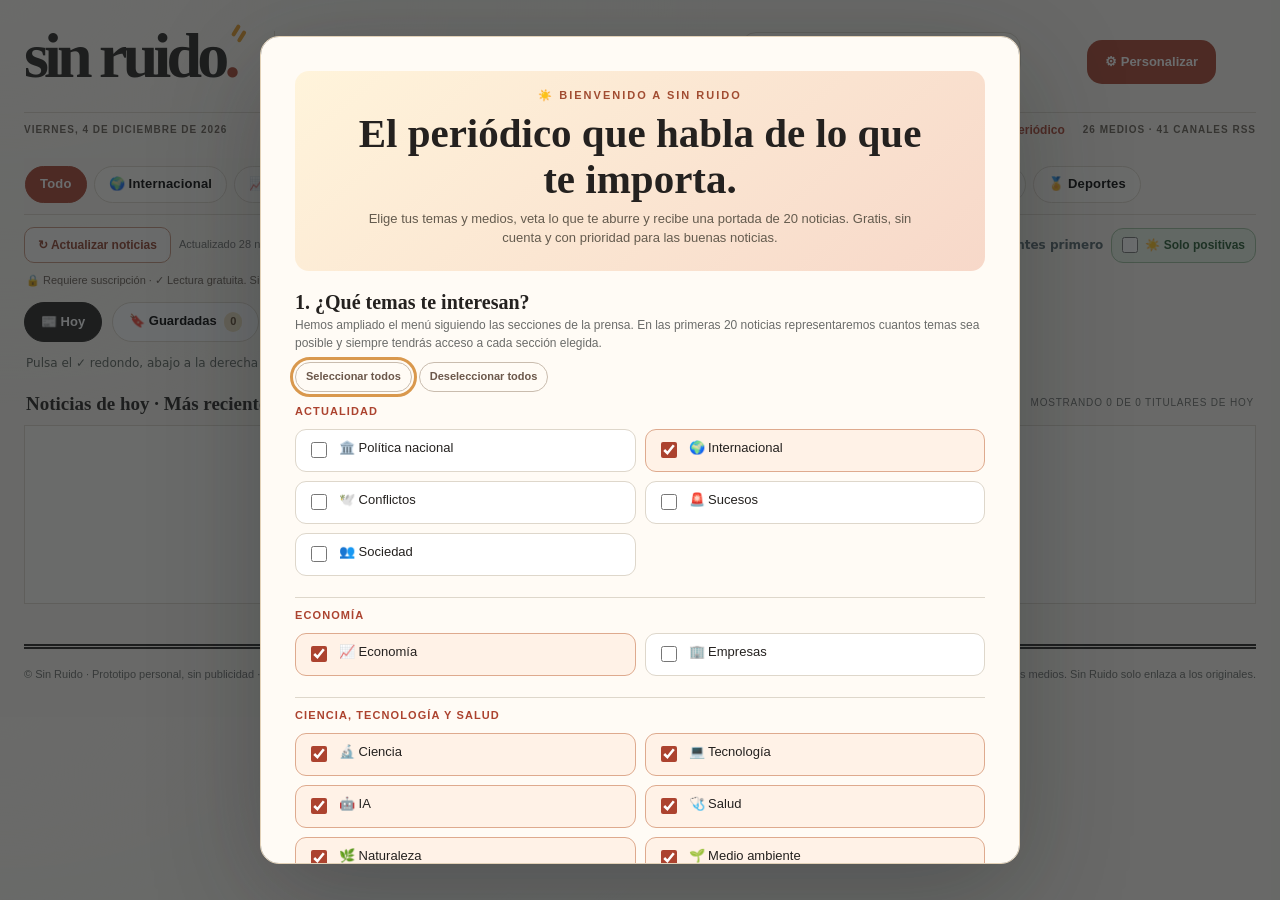
<file: docs/index.html>
<!doctype html>
<html lang="es">
<head>
<meta charset="utf-8">
<meta name="viewport" content="width=device-width, initial-scale=1">
<meta name="theme-color" content="#f7f4ef">
<meta name="apple-mobile-web-app-capable" content="yes">
<meta name="apple-mobile-web-app-status-bar-style" content="default">
<meta name="apple-mobile-web-app-title" content="Sin Ruido">
<meta name="application-name" content="Sin Ruido">
<link rel="icon" type="image/svg+xml" href="./icon.svg?v=sr-20261123">
<link rel="apple-touch-icon" sizes="180x180" href="./apple-touch-icon.png?v=sr-20261123">
<link rel="manifest" href="./manifest.webmanifest?v=sr-20261123">
<meta property="og:type" content="website">
<meta property="og:site_name" content="Sin Ruido">
<meta property="og:title" content="Sin Ruido · Tu periódico personal">
<meta property="og:description" content="Tu periódico personal: elige medios y temas, descubre la última hora y marca las noticias ya vistas. Gratis y sin registro.">
<meta property="og:url" content="https://dalonsoss-create.github.io/sin-ruido/">
<meta property="og:image" content="https://dalonsoss-create.github.io/sin-ruido/icon-512.png?v=sr-20261123">
<meta property="og:image:type" content="image/png">
<meta property="og:image:width" content="512">
<meta property="og:image:height" content="512">
<meta property="og:image:alt" content="Icono de Sin Ruido: SR en blanco sobre negro con punto naranja">
<meta name="twitter:card" content="summary">
<meta name="description" content="Sin Ruido: tu periódico personal de titulares, sin temas que no te interesan.">
<title>Sin Ruido — Tu periódico, tus reglas</title>
<style>
:root{--paper:#f7f4ed;--white:#fffdfa;--ink:#181c20;--muted:#6b6c6a;--line:#d8d2c6;--red:#a03525;--red-deep:#77291f;--cream:#efe8da;--sans:ui-sans-serif,-apple-system,BlinkMacSystemFont,"Segoe UI",Arial,sans-serif;--serif:Georgia,"Times New Roman",serif}
*{box-sizing:border-box}body{margin:0;background:var(--paper);color:var(--ink);font-family:var(--sans);line-height:1.45}button,input,select{font:inherit}button{cursor:pointer}a{color:inherit;text-decoration:none}button:focus-visible,a:focus-visible,input:focus-visible,select:focus-visible{outline:3px solid #d9984d;outline-offset:2px}button:disabled{cursor:not-allowed;opacity:.5}.container{width:min(1240px,calc(100% - 40px));margin:auto}
.ribbon{background:var(--ink);color:#f4eee2;font-size:11px;letter-spacing:1.8px;text-transform:uppercase}.ribbon .container{display:flex;align-items:center;justify-content:space-between;padding:9px 0;gap:12px}.ribbon button{border:1px solid #756e65;background:transparent;border-radius:3px;color:#fff;padding:5px 10px;font-size:11px;letter-spacing:.5px}
.masthead{text-align:center;padding:25px 0 17px;border-bottom:5px double var(--ink)}.masthead .overline{color:var(--red);font-weight:800;letter-spacing:4px;text-transform:uppercase;font-size:10px}.logo{font-family:var(--serif);font-weight:800;font-size:clamp(52px,9vw,106px);letter-spacing:-5px;line-height:1.06;margin:3px 0 0}.logo span{color:var(--red)}.tagline{font-size:12px;letter-spacing:1px;text-transform:uppercase;margin-top:8px;color:#5e5d59}.subline{display:flex;justify-content:space-between;gap:12px;border-bottom:1px solid var(--ink);padding:9px 0;font-size:11px;font-weight:650;text-transform:uppercase;letter-spacing:1px}.subline .mid{color:var(--red)}
.main{display:grid;grid-template-columns:273px minmax(0,1fr);gap:28px;margin-top:24px;align-items:start}.settings{background:var(--white);border:1px solid var(--line);padding:19px 18px 17px;position:sticky;top:12px;max-height:calc(100vh - 24px);overflow:auto;scrollbar-color:#c4bbb0 transparent}.settings h2,.settings h3{font-family:var(--serif);margin:0}.settings h2{font-size:25px}.settings .side-note{font-size:11px;color:var(--muted);margin:4px 0 14px}.rule{border:0;border-top:1px solid var(--line);margin:15px 0}.section-heading{display:flex;justify-content:space-between;align-items:baseline;margin:16px 0 9px}.section-heading h3{font-size:19px}.section-heading small{font-size:10px;color:var(--muted)}.checkline{display:flex;gap:9px;align-items:center;padding:6px 0;font-size:12px;cursor:pointer}.checkline input{margin:0;accent-color:var(--red);width:16px;height:16px;flex-shrink:0}.checkline .label-text{flex:1}.priority{font-size:10px;color:#8a8277}.chipwrap{display:flex;gap:6px;flex-wrap:wrap;margin:11px 0}.chip{display:inline-flex;align-items:center;gap:5px;font-size:11px;background:var(--cream);padding:6px 8px;border-radius:3px}.chip button{border:0;background:transparent;color:var(--red);font-size:15px;line-height:1;padding:0}.inline-form{display:flex;gap:6px}.inline-form input{width:100%;min-width:0;padding:9px;border:1px solid var(--line);border-radius:3px;background:white;font-size:12px}.smallbtn{border:0;border-radius:3px;padding:9px 10px;background:var(--ink);color:white;font-size:11px;font-weight:750;white-space:nowrap}.muted-note{font-size:11px;line-height:1.55;color:var(--muted)}.sources-list{margin-top:7px}.source-line{display:flex;align-items:center;gap:7px;padding:7px 0;border-bottom:1px dashed #ded9d0}.source-line label{flex:1;display:flex;align-items:center;gap:8px;cursor:pointer;font-size:12px}.source-line input{accent-color:var(--red);width:15px;height:15px;flex-shrink:0}.source-line small{display:block;color:var(--muted);font-size:10px}.source-line .status{font-size:9px;color:#456b4f;white-space:nowrap}.source-line .status.fail{color:#a2513f}
.publisher-entry{border-bottom:1px solid var(--line);padding:7px 0}
.publisher-row{display:flex;gap:8px;align-items:center}
.publisher-row label{display:flex;align-items:center;gap:8px;cursor:pointer;flex:1;min-width:0;font-size:13px;font-weight:750}
.publisher-row label input{accent-color:var(--red);width:17px;height:17px;flex-shrink:0}
.publisher-row small{display:block;font-size:10px;color:var(--muted);font-weight:400}
.publisher-details{padding:4px 0 2px 25px}
.publisher-details summary{font-size:11px;color:var(--red);cursor:pointer;padding:4px 0}
.publisher-details .source-line{padding:6px 0}
.publisher-details .source-line label{font-size:11px}
.publisher-details .source-line small{font-size:10px}
.publisher-details .rss-link{white-space:nowrap}
.publisher-stat{font-size:10px;color:#507c50;white-space:nowrap}
.publisher-stat.fail{color:#a2513f}.rss-link{font-size:9px;color:var(--red);font-weight:800;white-space:nowrap}.pending{border:1px dashed #cbbda5;padding:8px;margin:7px 0;font-size:11px;overflow-wrap:anywhere}.pending strong{display:block}.pending .actions{display:flex;gap:6px;margin-top:7px}.pending button{font-size:10px;padding:6px 7px;border:1px solid var(--line);background:#fff}.source-add{display:grid;gap:7px}.source-add input{width:100%;padding:9px;border:1px solid var(--line);border-radius:3px;font-size:12px}.source-add button{background:var(--red);color:#fff;border:0;padding:9px;font-weight:800;border-radius:3px;font-size:12px}.toast{min-height:1em;font-size:11px;color:var(--red);margin-top:6px}.reset{font-size:11px;border:1px solid var(--line);padding:8px 10px;background:transparent;color:#5e5d58;border-radius:3px;margin-top:10px}
.editorial{min-width:0}.eyebrow{font-size:10px;letter-spacing:2px;text-transform:uppercase;color:var(--red);font-weight:800}.deskhead{display:flex;justify-content:space-between;align-items:end;gap:10px;margin:3px 0 16px}.deskhead h1{font-family:var(--serif);font-size:clamp(28px,4vw,42px);margin:0;font-weight:800;line-height:1.1}.deskhead p{font-size:12px;color:var(--muted);margin:5px 0 0}.mobile-button{display:none;border:1px solid var(--ink);padding:8px 10px;background:var(--paper);font-size:12px;font-weight:800}.toolbar{display:flex;gap:8px;align-items:center;margin:17px 0 12px}.toolbar input{flex:1;min-width:0;background:var(--white);border:1px solid var(--line);padding:10px 12px;border-radius:3px;font-size:12px}.toolbar select{background:var(--white);border:1px solid var(--line);padding:10px;border-radius:3px;font-size:12px}.positive-switch{display:inline-flex;align-items:center;gap:7px;background:#e7f3e6;color:#24572e;border:1px solid #9fbf9e;border-radius:4px;padding:8px 10px;white-space:nowrap;cursor:pointer;font-weight:800;font-size:12px}.positive-switch input{accent-color:#30763f;width:16px;height:16px;margin:0}.mood-star{font-weight:900;color:#397745;background:#e9f4e8;border-radius:3px;padding:2px 5px;font-size:10px;white-space:nowrap}.positive-explainer{font-size:12px;color:#56644e;background:#edf4e7;border-left:3px solid #7baf78;padding:9px 12px;margin:8px 0 14px}.topics{display:flex;flex-wrap:wrap;gap:6px;margin:9px 0 18px}.topic-button{font-size:11px;font-weight:700;letter-spacing:.2px;background:transparent;border:1px solid var(--line);padding:7px 10px;border-radius:2px}.topic-button.active{background:var(--ink);color:white;border-color:var(--ink)}
.sectionbar{display:flex;align-items:center;justify-content:space-between;gap:12px;padding:10px 0 8px;border-top:3px solid var(--ink);border-bottom:1px solid var(--line);margin-bottom:14px}.sectionbar h2{font-family:var(--serif);font-size:21px;margin:0}.sectionbar span{font-size:10px;color:var(--muted);text-transform:uppercase;letter-spacing:.8px}.feature-grid{display:grid;grid-template-columns:1.45fr 1fr;gap:19px;margin-bottom:24px}.lead{padding-right:18px;border-right:1px solid var(--line)}.visual{position:relative;overflow:hidden;background:linear-gradient(135deg,#d5dfe2,#bccad3);color:#fff;aspect-ratio:16/9;display:flex;align-items:center;justify-content:center}.visual.t-technology{background:linear-gradient(145deg,#293c4a,#628b9d)}.visual.t-health{background:linear-gradient(145deg,#49656e,#a6bcbc)}.visual.t-economy{background:linear-gradient(145deg,#565146,#ac9470)}.visual.t-nature{background:linear-gradient(145deg,#37584c,#85aa79)}.visual.t-international{background:linear-gradient(145deg,#344366,#8795b5)}.visual.t-sports{background:linear-gradient(145deg,#555956,#879493)}.visual.t-science{background:linear-gradient(145deg,#263d52,#8297a9)}.visual img{width:100%;height:100%;object-fit:cover;position:absolute;inset:0}.visual .symbol{font-family:var(--serif);font-size:clamp(64px,9vw,130px);font-weight:800;opacity:.20;letter-spacing:-8px}.visual .photo-caption{position:absolute;bottom:10px;left:12px;color:#fff;font-size:10px;text-shadow:0 1px 6px #333}.visual.small{aspect-ratio:5/3}.visual.small .symbol{font-size:64px}.kicker{display:flex;align-items:center;gap:7px;margin:13px 0 5px;font-size:10px;color:var(--red);font-weight:900;text-transform:uppercase;letter-spacing:1px}.kicker .dot{font-size:9px;color:var(--muted);font-weight:400}.lead h3{font-family:var(--serif);font-size:clamp(26px,3vw,38px);line-height:1.13;letter-spacing:-.8px;margin:6px 0 10px}.feature-side{display:grid;gap:16px}.secondary{padding-bottom:14px;border-bottom:1px solid var(--line)}.secondary:last-child{border-bottom:0;padding-bottom:0}.secondary h3{font-family:var(--serif);font-size:21px;line-height:1.2;letter-spacing:-.2px;margin:4px 0 9px}.headline-link:hover{text-decoration:underline;text-decoration-color:var(--red);text-decoration-thickness:2px;text-underline-offset:3px}.foot-actions{display:flex;justify-content:space-between;gap:8px;align-items:center;margin-top:9px}.read{font-size:11px;font-weight:800;color:var(--red)}.hide{border:0;background:transparent;padding:2px;color:var(--muted);font-size:11px}.hide:hover{color:var(--red)}.news-list{display:grid;grid-template-columns:1fr 1fr;gap:0 20px}.news-item{display:flex;gap:12px;border-bottom:1px solid var(--line);padding:17px 0;min-width:0}.news-item .list-visual{width:112px;flex-shrink:0;align-self:flex-start}.news-item .copy{min-width:0;flex:1}.news-item h3{font-family:var(--serif);font-size:19px;line-height:1.22;margin:5px 0 8px}.news-item .kicker{margin:0 0 2px;font-size:9px}.notice{border:1px solid #cebba0;background:#fff9ed;padding:11px 12px;color:#785e3f;font-size:12px;margin-bottom:12px}.empty{padding:60px 20px;text-align:center;border:1px solid var(--line);background:var(--white);font-family:var(--serif);font-size:23px}.empty small{display:block;font:12px var(--sans);margin-top:10px;color:var(--muted)}.bottom{border-top:5px double var(--ink);margin:40px auto 0;padding:18px 0 34px;display:flex;justify-content:space-between;gap:12px;color:var(--muted);font-size:11px}
@media(max-width:1050px){.news-list{grid-template-columns:1fr}.main{grid-template-columns:246px 1fr;gap:20px}.feature-grid{gap:13px}.lead{padding-right:13px}}
@media(max-width:760px){.container{width:min(100% - 24px,700px)}.ribbon{font-size:9px;letter-spacing:.6px}.ribbon .container{padding:7px 0}.masthead{padding:16px 0}.logo{font-size:clamp(53px,13vw,84px);letter-spacing:-4px}.subline{font-size:9px;gap:5px}.subline .mid{display:none}.main{display:block;margin-top:18px}.settings{display:none;position:relative;max-height:none;margin-bottom:20px}.settings.show{display:block}.mobile-button{display:inline-block}.feature-grid{grid-template-columns:1fr;gap:10px}.lead{padding:0;border-right:0;border-bottom:1px solid var(--line);padding-bottom:18px}.feature-side{grid-template-columns:1fr 1fr;gap:12px}.feature-side .visual{aspect-ratio:5/3}.secondary h3{font-size:18px}.deskhead h1{font-size:29px}.bottom{display:block}.news-list{grid-template-columns:1fr}.news-item .list-visual{width:100px}}
@media(max-width:430px){.feature-side{grid-template-columns:1fr}.feature-side .visual{display:none}.news-item .list-visual{width:87px}.news-item h3{font-size:17px}.toolbar{gap:5px;flex-wrap:wrap}.toolbar input[type="search"]{flex-basis:100%}.toolbar select{flex:1;max-width:none;padding:10px 4px}.positive-switch{flex:1;justify-content:center}.logo{font-size:53px}.tagline{font-size:10px}}
.pay-trigger{font-size:10px;font-weight:800;border:1px solid #c9bba8;background:var(--white);border-radius:3px;color:#6e3b26;padding:5px 7px;text-align:left}.pay-trigger:hover{border-color:var(--red);color:var(--red)}.pay-dialog{border:1px solid #c4b6a3;border-radius:6px;max-width:min(92vw,500px);width:100%;padding:25px 27px;background:var(--white);color:var(--ink);box-shadow:0 20px 90px #0005}.pay-dialog::backdrop{background:#1a1a1a99}.pay-top{font-size:10px;color:var(--red);text-transform:uppercase;font-weight:900;letter-spacing:1.5px}.pay-dialog h2{font-family:var(--serif);font-size:29px;margin:7px 0 4px;line-height:1.2}.pay-price{font-family:var(--serif);font-weight:800;font-size:36px;color:var(--red-deep);margin:13px 0 4px}.pay-notes{font-size:13px;line-height:1.6;margin:9px 0;color:#4d4c49}.pay-caveat{font-size:11px;color:var(--muted);line-height:1.5;margin:13px 0}.pay-links{display:flex;align-items:center;gap:9px;flex-wrap:wrap;margin-top:17px}.pay-subscribe{display:inline-block;background:var(--red);color:white;font-size:13px;font-weight:800;padding:11px 14px;border-radius:3px}.pay-check{font-size:12px;text-decoration:underline;color:var(--muted)}.pay-close{position:absolute;right:12px;top:9px;border:0;background:none;color:var(--muted);font-size:27px;line-height:1}.foot-actions{flex-wrap:wrap}
.more-wrap{display:grid;justify-items:center;gap:7px;margin:24px 0 12px}.more-wrap[hidden]{display:none}.more-btn{font:800 14px var(--sans);border:1px solid var(--red);background:var(--red);color:#fff;border-radius:999px;padding:12px 24px;box-shadow:0 5px 18px #ab5a392b}.more-btn:hover{background:#8d3726}.more-btn:focus-visible{outline:3px solid #e9a569}.more-counter{font-size:12px;color:var(--muted)}
.learning-box{background:#f2f7ef;border:1px solid #cbd9c4;border-radius:9px;padding:12px;margin-top:10px}.learning-box p{font-size:12px;color:#50624d;margin:5px 0}.learning-tags{display:flex;flex-wrap:wrap;gap:5px;margin-top:8px}.learning-tags span{font-size:11px;background:#dcebd7;color:#36583c;border-radius:999px;padding:4px 8px}.learning-erase{border:1px solid #aabbac;background:transparent;color:#36583c;border-radius:6px;padding:7px 9px;margin-top:9px;font-size:11px;font-weight:800}

/* Bienvenida de nuevos lectores y portadas con lectura reconocible */
.topics{position:sticky;top:0;z-index:5;padding:11px 0;background:var(--paper);border-bottom:1px solid var(--line);scroll-margin-top:15px}
.topic-button .count{display:inline-block;margin-left:4px;font-size:10px;opacity:.7}
.story.seen{border-color:#b8bec6}
.story.seen .headline-link{color:#757a84}
.story.seen .headline-link:hover{color:var(--red)}
.seen-pill{display:inline-flex;align-items:center;background:#e1e8e9;color:#465b61;border-radius:20px;padding:3px 8px;font-size:10px;font-weight:800;letter-spacing:.15px;white-space:nowrap}
.setup-again{display:block;margin:10px 0 12px;border:1px solid var(--red);background:#fff;color:var(--red);border-radius:9px;padding:10px 12px;font-size:12px;font-weight:800;width:100%}
.welcome-dialog{width:min(760px,94vw);max-height:min(92vh,880px);overflow:auto;padding:0;border:1px solid #e2d1b7;border-radius:19px;background:var(--white);box-shadow:0 28px 110px #1b1d204d;color:var(--ink)}
.welcome-dialog::backdrop{background:rgba(27,30,32,.65)}
.welcome-inner{padding:clamp(19px,4vw,34px)}
.welcome-head{text-align:center;background:linear-gradient(140deg,#fff4db,#f7d8c9);border-radius:14px;padding:17px 17px 19px;margin-bottom:20px}
.welcome-head .eyebrow{letter-spacing:2px;font-size:11px;font-weight:900;color:#a14c31}
.welcome-head h2{font:800 clamp(27px,5vw,41px)/1.12 Georgia,serif;margin:7px auto;max-width:570px}
.welcome-head p{font-size:13px;color:#645b4e;margin:5px auto;max-width:550px}
.welcome-step{margin:20px 0 10px}
.welcome-step h3{font:800 20px Georgia,serif;margin:0}
.welcome-step p{color:var(--muted);font-size:12px;margin:3px 0 10px}
.welcome-options{display:grid;grid-template-columns:repeat(2,minmax(0,1fr));gap:9px}
.welcome-option{display:flex;gap:9px;align-items:flex-start;padding:10px 11px;border:1px solid var(--line);background:#fff;border-radius:11px;font-size:13px;line-height:1.3;cursor:pointer}
.welcome-option:has(input:checked){background:#fff2e7;border-color:#deaa8e}
.welcome-option input{margin-top:2px;accent-color:var(--red);width:16px;height:16px;flex-shrink:0}
.welcome-option small{display:block;color:var(--muted);font-size:10px;margin-top:1px}
.welcome-veto{width:100%;min-height:76px;border:1px solid #d8cab7;border-radius:11px;padding:12px;background:#fff;font:13px var(--sans);resize:vertical}
.welcome-suggestions{display:flex;flex-wrap:wrap;gap:7px;margin-top:9px}
.welcome-suggestions button{border:1px solid #dbbdab;background:#fff5ec;border-radius:20px;padding:6px 10px;font-size:11px;color:#7d412f}
.welcome-actions{display:flex;align-items:center;gap:12px;flex-wrap:wrap;margin-top:23px;padding-top:16px;border-top:1px solid var(--line)}
.welcome-submit{border:0;border-radius:13px;background:var(--red);color:#fff;font-size:15px;padding:13px 19px;font-weight:850}
.welcome-skip{border:0;background:transparent;color:#666;font-size:12px;text-decoration:underline;padding:10px}
.welcome-errors{color:#aa3328;font-size:12px;font-weight:750}
@media(max-width:520px){.welcome-options{grid-template-columns:1fr}.welcome-inner{padding:15px}.welcome-head{padding:16px 12px}.welcome-head h2{font-size:28px}.topics{margin-top:0}}
.welcome-group-title{grid-column:1/-1;font-size:11px;letter-spacing:1.1px;text-transform:uppercase;font-weight:900;color:var(--red);margin:12px 0 0;padding-top:10px;border-top:1px solid var(--line)}
.welcome-group-title:first-child{padding-top:0;border-top:0;margin-top:2px}
.welcome-batch{display:flex;flex-wrap:wrap;gap:7px;margin-bottom:10px}
.welcome-batch button{background:transparent;border:1px solid #c9bcae;border-radius:20px;padding:6px 10px;font-size:11px;color:#6b574a;font-weight:800}
.interest-form{display:flex;flex-wrap:wrap;gap:7px;margin:8px 0}
.interest-form textarea{width:100%;min-height:87px;resize:vertical;background:#fff;border:1px solid #d6c6af;border-radius:10px;padding:10px 12px;font:13px var(--sans);line-height:1.5}
.interest-apply{border:0;border-radius:9px;padding:9px 12px;background:var(--red);color:#fff;font-size:12px;font-weight:850}
.interest-clear{border:1px solid #d7cbbb;background:#fff;color:#6c5745;border-radius:9px;padding:9px 11px;font-size:12px}
.interest-examples{display:flex;gap:6px;flex-wrap:wrap;margin:8px 0}
.interest-examples button{border:1px solid #c4d1dc;border-radius:25px;background:#edf4fa;color:#365771;font-weight:750;font-size:10px;padding:6px 9px}
.interest-summary{font-size:12px;line-height:1.4;color:#365a42;background:#e8f2e7;padding:9px 11px;border-radius:10px;margin:8px 0}
.interest-empty{font-size:12px;font-weight:600;color:#9b5831;margin:8px 0}

/* Edición de hoy, actualizar y biblioteca privada */
.toolbar{flex-wrap:wrap}.toolbar #updated{flex:1;min-width:160px}
.refresh-btn{background:#fffdf9;border:1px solid #c9957e;color:#903f2b;border-radius:10px;font:800 12px var(--sans);padding:10px 13px;white-space:nowrap}
.refresh-btn:hover{background:#fff2e9}
.refresh-btn:disabled{opacity:.55}
.refresh-btn.is-loading{background:#e8f2e8;color:#296b3b;border-color:#b4d2b9}
.pull-indicator{border-radius:12px;background:#e6eee6;padding:11px;text-align:center;font-size:12px;font-weight:850;color:#396c4e;margin-bottom:8px}
.pull-indicator{position:fixed;top:calc(env(safe-area-inset-top) + 18px);left:50%;transform:translateX(-50%);z-index:9999;max-width:92vw;min-width:240px;box-shadow:0 10px 32px #0003}
.pull-indicator[data-loading="1"]::before{content:"↻";display:inline-block;margin-right:8px;animation:sinruido-spin .8s linear infinite}
@keyframes sinruido-spin{to{transform:rotate(360deg)}}
.pull-indicator[hidden]{display:none}.topics[hidden]{display:none}.refresh-status{font-size:11px;color:#366543;font-weight:750;min-height:1em}.refresh-status:empty{display:none}
.collection-nav{display:flex;gap:10px;margin:13px 0;flex-wrap:wrap}
.collection-btn{font-weight:800;font-size:13px;border:1px solid var(--line);background:#fff;padding:9px 16px;border-radius:99px}
.collection-btn.selected{background:var(--ink);color:white;border-color:var(--ink)}
.story-actions-extras{display:flex;gap:7px;flex-wrap:wrap;align-items:center}
.story-whatsapp,.save-toggle{display:inline-flex;align-items:center;justify-content:center;padding:7px 10px;border-radius:99px;font-size:11px;font-weight:800;border:1px solid #c7c9c0;background:#fff;color:#4b554a}
.story-whatsapp{color:#267849;border-color:#a6c8ae;background:#e9f6ed}
.save-toggle.is-saved{background:#fff0cc;border-color:#e1c589;color:#7d5615}
.story-whatsapp:hover,.save-toggle:hover{filter:brightness(.96)}
#saved-count{display:inline-flex;align-items:center;justify-content:center;background:#f0e1c0;color:#5a4528;padding:2px 6px;border-radius:30px;margin-left:4px;font-size:11px}
.collection-btn.selected #saved-count{background:#d7b976}
@media(max-width:760px){.toolbar #updated{order:4;flex-basis:100%}.refresh-btn{flex:1}.story-actions-extras{width:100%}}

/* Panel de ajustes accesible desde escritorio y móvil. */
.personalizar{display:inline-flex;align-items:center;justify-content:center;gap:6px;margin:12px auto 0;padding:10px 17px;border-radius:999px;border:1px solid var(--red);background:var(--red);color:#fff;font-size:13px;font-weight:850}
.personalizar:hover{background:var(--red-deep)}
.main{display:block}
.settings{display:none;position:fixed;z-index:102;top:0;left:0;width:min(430px,96vw);height:100vh;height:100dvh;max-height:none;margin:0;overflow-y:auto;overscroll-behavior:contain;background:var(--white);box-shadow:15px 0 55px #0004;padding:20px 18px 30px}
.settings.show{display:block}
.settings-backdrop:not([hidden]){display:block;position:fixed;z-index:101;inset:0;background:#12191fc0}
.settings-panel-head{display:flex;align-items:center;justify-content:space-between;gap:12px;border-bottom:1px solid var(--line);padding-bottom:12px;margin-bottom:16px;font-size:12px}
.settings-close{border:1px solid var(--line);background:var(--cream);border-radius:8px;color:var(--ink);padding:7px 10px;font-size:12px;font-weight:800}
body.settings-open{overflow:hidden}
.source-suggestions{display:grid;gap:7px;margin-top:8px}
.source-suggestions button{background:#fff;color:var(--ink);border:1px solid var(--line);border-radius:8px;padding:10px;text-align:left;font-size:12px;font-weight:750}
.source-suggestions button:hover{border-color:var(--red);color:var(--red)}
.source-suggestions[hidden]{display:none}
@media(max-width:760px){.main{display:block}.settings{display:none;position:fixed;top:0;left:0;width:min(430px,96vw);height:100dvh;max-height:none;margin:0;z-index:102;overflow-y:auto}.settings.show{display:block}}

.source-remove{border:1px solid var(--line);border-radius:6px;background:transparent;color:var(--red);font-size:10px;padding:6px;white-space:nowrap}
.source-remove:hover{background:#fff0e7}

.sources-batch{display:flex;gap:7px;flex-wrap:wrap;margin:10px 0 9px}
.sources-batch button{border:1px solid var(--line);border-radius:8px;background:var(--cream);color:var(--ink);font-size:12px;font-weight:800;padding:9px 12px}
.sources-batch button:hover:not(:disabled){border-color:var(--red);color:var(--red)}
.sources-batch button:disabled{opacity:.45;cursor:default}

/* Fotos licenciadas: SVG de respaldo visible hasta que termine la carga. */
.article-photo{opacity:0;transition:opacity .22s ease}
.article-photo.ready{opacity:1}
.photo-credit{left:6px;right:auto;bottom:6px;max-width:calc(100% - 85px);overflow:hidden;text-overflow:ellipsis;white-space:nowrap}
.photo-license{position:absolute;right:6px;bottom:6px;z-index:4;padding:5px 7px;border-radius:6px;background:#1d1d1dd4;color:#fff!important;font:700 10px/1.2 ui-sans-serif,-apple-system,system-ui,sans-serif}
.photo-license:hover{background:#111}
.photo-option{font-weight:750}

/* Un acto voluntario: abrir el enlace nunca retira la noticia. */
.story{position:relative}
.review-toggle{position:absolute;z-index:18;top:16px;right:16px;left:auto;display:flex;align-items:center;justify-content:center;
  width:46px;height:46px;border-radius:50%;border:2px solid #fff;background:#25323bf0;color:#fff;
  box-shadow:0 3px 13px #0006;font:900 25px/1 ui-sans-serif,system-ui,sans-serif;cursor:pointer;
  transition:transform .12s ease,background .12s ease}
.review-toggle:hover,.review-toggle:focus-visible{transform:scale(1.08);background:#267d55}
.review-toggle:active{transform:scale(.91)}
.review-toggle.is-reviewed{background:#f4e5c9;color:#59452d;border-color:#765f46}
.review-toggle::after{content:"Ya vista";position:absolute;top:calc(100% + 5px);right:0;left:auto;white-space:nowrap;
  border-radius:7px;font:750 11px ui-sans-serif,system-ui,sans-serif;background:#243039;color:#fff;
  padding:4px 7px;opacity:0;pointer-events:none;transition:opacity .15s}
.review-toggle.is-reviewed::after{content:"Recuperar"}
.review-toggle:hover::after,.review-toggle:focus-visible::after{opacity:1}
.reviewed-hint{font:500 12px/1.45 ui-sans-serif,system-ui,sans-serif;color:#5b625c;margin:5px 0 12px;padding:0 2px}
.restore-reviewed-all{border:1px solid #c7baaa;border-radius:9px;padding:9px 13px;background:#fff8ed;color:#7a492b;
  font:800 12px ui-sans-serif,system-ui,sans-serif;margin:0 0 12px;cursor:pointer}
.restore-reviewed-all[hidden]{display:none}
#reviewed-count{display:inline-flex;align-items:center;justify-content:center;background:#e3ebdd;color:#325341;
  border-radius:20px;padding:2px 7px;font-size:11px}
.collection-btn.selected #reviewed-count{background:#d3e6d4;color:#294a37}
@media(max-width:760px){.review-toggle{top:14px;right:14px;left:auto;width:46px;height:46px}}

.mustread-wrap{position:relative;min-width:0}
.mustread-wrap .mustread-item{height:100%;padding-top:49px}
.mustread-wrap .mustread-review{top:9px;right:10px;left:auto;width:34px;height:34px;font-size:18px;box-shadow:0 2px 8px #0003}

/* Franja editorial: ninguna urgencia inventada; una noticia real de fuentes elegidas. */
.last-minute-panel{margin:0 0 15px;padding:13px 16px 14px;border:1px solid #e3c7aa;
  border-left:5px solid #aa4934;border-radius:12px;background:linear-gradient(100deg,#fff9ef,#fff4e4);
  box-shadow:0 3px 12px #36241b0b}
.last-minute-panel[hidden]{display:none}
.last-minute-head{display:flex;align-items:center;justify-content:space-between;flex-wrap:wrap;gap:6px 14px;margin-bottom:7px}
.last-minute-label{display:flex;align-items:center;gap:8px;font:900 12px/1.2 ui-sans-serif,system-ui,sans-serif;color:#7b3c28;text-transform:uppercase;letter-spacing:.4px}
.last-minute-label strong{font-size:13px;color:#69341e}
.last-minute-pulse{display:inline-block;flex:none;width:9px;height:9px;border-radius:50%;background:#b44e38}
#last-minute-kind{font-size:10px;font-weight:850;background:#efdfcb;padding:4px 7px;border-radius:20px}
.last-minute-edition{font:600 10px ui-sans-serif,system-ui,sans-serif;color:#7b685b}
.last-minute-body{display:flex;align-items:center;gap:12px;justify-content:space-between}
.last-minute-copy{min-width:0;flex:1}
.last-minute-link{display:block;font:bold clamp(17px,2.1vw,24px)/1.2 Georgia,serif;letter-spacing:-.02em;color:#28201d;text-decoration:none}
.last-minute-link:hover{text-decoration:underline;color:#9d3d2a}
.last-minute-source{display:block;margin-top:6px;font:600 11px ui-sans-serif,system-ui,sans-serif;color:#77675b}
.last-minute-reviewed{display:inline-flex;align-items:center;justify-content:center;flex:none;min-height:44px;
  border:1px solid #cbac8b;border-radius:24px;background:#fffaf2;color:#70482e;padding:10px 13px;
  font:800 12px ui-sans-serif,system-ui,sans-serif;white-space:nowrap}
.last-minute-reviewed:hover{background:#eef2e8;color:#2b6941}
@media(max-width:760px){
  .last-minute-panel{padding:12px;margin-bottom:12px}
  .last-minute-body{gap:8px;align-items:flex-end}
  .last-minute-link{font-size:18px}
  .last-minute-reviewed{min-height:46px;padding:9px 11px;font-size:11px}
  .last-minute-edition{font-size:10px}
}

/* Copia portátil y privada de preferencias: accesible desde el móvil. */
.backup-section h3{font-family:var(--serif);font-size:19px;margin:0 0 5px}
.backup-buttons{display:flex;flex-wrap:wrap;gap:8px;margin-top:10px}
.backup-buttons button{flex:1 1 150px;border:1px solid #bcb5a9;background:#fff9f0;color:#272521;
  font:800 12px ui-sans-serif,system-ui,sans-serif;padding:11px 10px;border-radius:9px;
  min-height:46px}
.backup-buttons button:first-child{background:#222a31;color:#fff;border-color:#222a31}
.backup-buttons button:hover{filter:brightness(.95)}
.backup-feedback{min-height:20px;font-weight:650;margin-top:9px}

.night-status{padding:13px 16px;margin:12px 0;border:1px solid #b4c6d4;border-left:4px solid #667d92;border-radius:10px;
  background:#f0f5f8;color:#283744;font:600 13px/1.55 ui-sans-serif,system-ui,sans-serif}
.night-status[hidden]{display:none}
@media(max-width:760px){.night-status{padding:12px;font-size:12px}}

.order-info{font:750 12px ui-sans-serif,system-ui,sans-serif;color:#53646a;white-space:nowrap}
</style>
<link rel="stylesheet" href="./portada.css?v=panel-personalizar-20261123">
<!-- Corrección móvil crítica incluida en HTML para evitar CSS anterior guardado en Safari/PWA. -->
<style id="sinruido-mobile-header-fix">
@media (max-width:760px) {
  header.masthead {
    display:grid!important;
    grid-template-columns:minmax(0,1fr) max-content!important;
    grid-template-rows:auto auto!important;
    column-gap:10px!important;
    row-gap:12px!important;
    align-items:center!important;
    padding-top:16px!important;
  }
  header.masthead > .logo {
    grid-column:1/-1!important;
    grid-row:1!important;
    justify-self:center!important;
    font-size:clamp(42px,12vw,53px)!important;
    white-space:nowrap!important;
    max-width:100%!important;
    margin:0!important;
    line-height:1.08!important;
    position:relative!important;
    z-index:1!important;
  }
  header.masthead > .tagline {display:none!important}
  header.masthead > #search {
    grid-column:1!important;
    grid-row:2!important;
    min-width:0!important;
    width:100%!important;
    margin:0!important;
    font-size:16px!important;
  }
  header.masthead > #mobile-settings {
    grid-column:2!important;
    grid-row:2!important;
    justify-self:end!important;
    align-self:center!important;
    position:static!important;
    max-width:145px!important;
    min-width:0!important;
    padding:11px 12px!important;
    font-size:12px!important;
    line-height:1.2!important;
    border-radius:11px!important;
    transform:none!important;
    white-space:nowrap!important;
  }
}
</style>
<!-- Cloudflare Web Analytics -->
<script type='module' src='https://static.cloudflareinsights.com/beacon.min.js' data-cf-beacon='{"token": "d8aa2eb1e8e54201813200ca04d34642"}'></script>
<!-- End Cloudflare Web Analytics -->

<style id="sinruido-review-bottom-right-v3">
/* Botón ✓ dentro de la propia ilustración: siempre abajo a la derecha. */
.story .art{position:relative}
.story .art > button.review-toggle{
  position:absolute!important;
  right:12px!important;
  bottom:12px!important;
  top:auto!important;
  left:auto!important;
  display:flex!important;
  visibility:visible!important;
  opacity:1!important;
  pointer-events:auto!important;
  align-items:center!important;
  justify-content:center!important;
  width:46px!important;
  height:46px!important;
  z-index:25!important;
  border-radius:50%;
  -webkit-appearance:none;
  appearance:none;
  touch-action:manipulation;
}
.mustread-wrap > button.review-toggle{
  position:absolute!important;
  right:10px!important;
  bottom:10px!important;
  top:auto!important;
  left:auto!important;
  display:flex!important;
  visibility:visible!important;
  opacity:1!important;
  pointer-events:auto!important;
  align-items:center!important;
  justify-content:center!important;
  width:44px!important;
  height:44px!important;
  z-index:25!important;
  border-radius:50%;
  -webkit-appearance:none;
  appearance:none;
  touch-action:manipulation;
}
.mustread-wrap .mustread-item{padding-top:12px;padding-bottom:56px}
.review-toggle::after{
  top:auto!important;bottom:calc(100% + 5px)!important;
  right:0!important;left:auto!important;
}
@media(max-width:760px){
  .story .art > button.review-toggle{
    right:10px!important;
    bottom:10px!important;
    width:48px!important;
    height:48px!important;
    min-width:48px!important;
    min-height:48px!important;
  }
  .mustread-wrap > button.review-toggle{
    right:10px!important;bottom:10px!important;
    width:44px!important;height:44px!important;
  }
}
</style>
</head>
<body>
<header class="container masthead">
  <div class="logo">sin ruido<span>.</span></div>
  <div class="tagline">Tu periódico personal: las noticias que te interesan, sin el ruido de siempre.</div>
  <input type="search" id="search" placeholder="Buscar noticias, temas o fuentes…" aria-label="Buscar noticias, temas o fuentes">
  <button class="personalizar" id="mobile-settings" type="button" aria-controls="settings" aria-expanded="false" aria-haspopup="dialog">⚙ Personalizar</button>
</header>
<div class="container subline"><span id="edition-date">EDICIÓN DIGITAL</span><button id="share">↗ Compartir periódico</button><span id="source-counter">10 FUENTES DISPONIBLES</span></div>
<div id="settings-backdrop" class="settings-backdrop" hidden></div>
<main class="container main">
  <aside class="settings" id="settings" role="dialog" aria-modal="true" aria-label="Personaliza tus noticias">
    <div class="settings-panel-head"><strong>⚙ Personalizar</strong><button id="settings-close" class="settings-close" type="button" aria-label="Cerrar personalización">× Cerrar</button></div>
    <span class="coffee" aria-hidden="true">☕</span><h2>Tu periódico,<br>a tu medida</h2><p class="side-note">Elige los temas y periódicos que quieres leer.</p><button id="open-welcome" class="setup-again" type="button">✨ Configurar mi periódico paso a paso</button>
    <div class="section-heading"><h3>✨ Dime qué noticias quieres</h3></div>
    <form id="interests-form" class="interest-form">
      <textarea id="interests-input" maxlength="750" rows="3" placeholder="Solo noticias de política catalana&#10;O: me interesan los avances sobre inteligencia artificial" aria-label="Escribe los temas que te interesan con tus propias palabras"></textarea>
      <button type="submit" class="interest-apply">Aplicar mis intereses</button>
      <button type="button" id="interests-clear" class="interest-clear">Quitar frases</button>
    </form>
    <div class="interest-examples">
      <button type="button" data-interest-example="Solo noticias de política catalana">Política catalana</button>
      <button type="button" data-interest-example="Solo noticias de sucesos en Madrid">Sucesos en Madrid</button>
      <button type="button" data-interest-example="Me interesan los avances sobre inteligencia artificial">Avances en IA</button>
    </div>
    <p class="interest-summary" id="interests-summary" role="status">Escribe lo que te interesa con palabras normales. Una petición por línea.</p>
    <p class="muted-note">«Solo...» limita los titulares. «Me interesan...» les da prioridad, sin ocultar el resto. Tus frases se guardan únicamente en este navegador.</p>
    <hr class="rule"><div class="section-heading"><h3>Mis temas</h3><small>Elige qué aparece</small></div><p class="muted-note">Si desmarcas un tema, queda excluido de toda la portada, incluida «Última hora» y «Lo último para ti». La política española también se bloquea cuando un medio la publica en otra sección.</p><div id="topic-toggles"></div>
    <hr class="rule"><div class="section-heading"><h3>Asuntos vetados</h3></div>
    <div class="chipwrap" id="blocked-list"></div>
    <form id="block-form" class="inline-form"><input id="block-input" maxlength="65" placeholder="Ej. famosos, fútbol…" aria-label="Nueva palabra vetada"><button class="smallbtn" type="submit">+ Vetar</button></form>
    <p class="muted-note">No volverán a aparecer titulares que contengan esas palabras.</p>
    <hr class="rule"><div class="section-heading"><h3>Ilustraciones originales</h3></div>
    <p class="muted-note">Noticias ilustradas con dibujos editoriales propios y variados. No usamos fotografías genéricas que puedan confundirse con imágenes reales del suceso.</p>
    <hr class="rule"><div class="section-heading"><h3>Mis fuentes</h3><small id="sources-enabled"></small></div>
    <p class="muted-note">Selecciona el periódico una sola vez. Si quieres afinar por secciones, despliega sus canales RSS. Tus cambios solo afectan a tu edición.</p>
    <div class="sources-batch" aria-label="Selección rápida de periódicos">
      <button type="button" id="sources-select-all">✓ Marcar todos</button>
      <button type="button" id="sources-clear-all">✕ Desmarcar todos</button>
    </div>
    <div class="sources-list" id="sources-list"></div>
    <div class="section-heading"><h3>Añadir periódico</h3></div>
    <form id="source-form" class="source-add">
      <label for="source-query" class="muted-note">Escribe el nombre del periódico o su web. Sin buscar enlaces RSS ni abrir GitHub.</label>
      <input type="search" id="source-query" maxlength="160" list="source-suggestions" placeholder="Ej.: El Correo de Pozuelo o unperiódico.es" aria-label="Nombre o web del periódico" required>
      <datalist id="source-suggestions"></datalist>
      <button type="submit">+ Añadir a mi periódico</button>
    </form>
    <p class="muted-note">Busca el medio por nombre. Si no está, pega la web (por ejemplo, diarioejemplo.es): intentaremos encontrar su RSS automáticamente. Las fuentes propias se guardan solo en este navegador y usan un servicio externo para consultar sus titulares.</p>
    <div id="source-results" class="source-suggestions" hidden></div>
    <div id="pending-sources"></div><div class="toast" id="source-feedback" aria-live="polite"></div>
    <hr class="rule"><div class="section-heading"><h3>Tu perfil de lectura</h3><small>Solo en este dispositivo</small></div>
<div class="learning-box"><p id="learning-summary">Tu portada aprenderá según los titulares que abras.</p><div id="learning-tags" class="learning-tags"></div><button id="learning-erase" class="learning-erase" type="button">Borrar lo aprendido</button></div>
<p class="muted-note">Sin cuenta ni seguimiento externo. Abrir un titular cuenta como interés, no significa que hayas leído el artículo entero.</p>
<hr class="rule">
<section class="backup-section" aria-labelledby="backup-heading">
  <h3 id="backup-heading">💾 Guardar mi periódico</h3>
  <p class="muted-note">Llévate tus periódicos, filtros, noticias guardadas y marcadas como vistas a otro móvil o al nuevo icono.</p>
  <div class="backup-buttons">
    <button type="button" id="backup-export">⬇ Guardar una copia</button>
    <button type="button" id="backup-import">↥ Recuperar mi copia</button>
  </div>
  <input type="file" id="backup-file" accept=".json,application/json" hidden aria-label="Seleccionar un archivo de copia de Sin Ruido">
  <p id="backup-feedback" class="muted-note backup-feedback" role="status" aria-live="polite">El archivo queda en tu dispositivo: no se envía a Sin Ruido.</p>
  <p class="muted-note">La copia incluye tu historial de lectura. Guárdala en un sitio privado, como Archivos o iCloud Drive.</p>
</section>
<hr class="rule"><button class="reset" id="reset">Restablecer mi configuración</button> <button class="reset" id="start-fresh">Empezar desde cero</button>
  </aside>
  <section class="editorial">
    <h1 class="sr-only">Tu portada de Sin Ruido</h1>
    <section id="last-minute-panel" class="last-minute-panel" aria-labelledby="last-minute-heading" hidden>
      <div class="last-minute-head">
        <div class="last-minute-label"><span class="last-minute-pulse" aria-hidden="true"></span><strong id="last-minute-heading">Últimas noticias</strong><span id="last-minute-kind"></span></div>
        <span id="last-minute-edition" class="last-minute-edition"></span>
      </div>
      <div class="last-minute-body">
        <div class="last-minute-copy">
          <a id="last-minute-link" class="last-minute-link" target="_blank" rel="noopener noreferrer"></a>
          <span id="last-minute-source" class="last-minute-source"></span>
        </div>
        <button id="last-minute-reviewed" class="last-minute-reviewed" type="button" title="Marcar como ya vista y retirarla" aria-label="Marcar la última noticia como ya vista">✓ Ya vista</button>
      </div>
    </section>
    <nav class="topics" id="topic-tabs" aria-label="Filtrar por tema"></nav>
    <div id="notice" class="notice" hidden></div>
    <div id="night-status" class="night-status" role="status" hidden></div>
    <div id="pull-indicator" class="pull-indicator" aria-live="polite" hidden>↻ Suelta para actualizar noticias</div>
    <div class="toolbar"><button id="refresh-news" class="refresh-btn" type="button" aria-label="Comprobar noticias nuevas">↻ Actualizar noticias</button><span id="refresh-status" class="refresh-status" role="status" aria-live="polite"></span><p id="updated" role="status">Cargando titulares…</p><span class="order-info" title="La portada siempre se ordena por la fecha de publicación de las noticias">🕒 Más recientes primero</span><label class="positive-switch" title="Mostrar solo noticias cuyo titular parece claramente positivo"><input id="positive-only" type="checkbox"><span>☀️ Solo positivas</span></label></div>
    <p class="access-legend">🔒 Requiere suscripción · ✓ Lectura gratuita. Sin etiqueta significa que aún no hemos confirmado el acceso.</p>
    <div class="collection-nav">
      <button id="show-feed" class="collection-btn selected" type="button">📰 Hoy</button>
      <button id="show-saved" class="collection-btn" type="button">🔖 Guardadas <span id="saved-count">0</span></button>
      <button id="show-reviewed" class="collection-btn" type="button">✓ Ya vistas <span id="reviewed-count">0</span></button>
    </div>
    <p class="reviewed-hint" id="reviewed-hint" role="status" aria-live="polite">Pulsa el ✓ redondo, abajo a la derecha de la ilustración, para retirarla de «Hoy». Si solo la abres, se queda.</p>
    <button id="restore-reviewed-all" class="restore-reviewed-all" type="button" hidden>↶ Recuperar todas las vistas</button>
    
    <div class="sectionbar"><h2 id="headline-heading">Noticias de hoy</h2><span id="visible-count"></span></div>
    <div id="features"></div>
    <div class="sectionbar" id="list-heading"><h2>Más titulares</h2><span>Accede al medio original</span></div>
    <div id="news-list" class="news-list"></div>
<div id="more-wrap" class="more-wrap" hidden>
<button id="load-more" class="more-btn" type="button">Cargar 20 noticias más ↓</button>
<span id="more-counter" class="more-counter" aria-live="polite"></span>
</div>
  </section>
</main>
<footer class="container bottom"><span>© Sin Ruido · Prototipo personal, sin publicidad · analítica de visitas agregada</span><span>Las noticias pertenecen a sus respectivos medios. Sin Ruido solo enlaza a los originales.</span></footer>
<dialog class="pay-dialog" id="pay-dialog" aria-labelledby="pay-title">
  <button type="button" class="pay-close" id="pay-close" aria-label="Cerrar">×</button>
  <div class="pay-top">¿No puedes acceder al artículo?</div>
  <h2 id="pay-title"></h2>
  <p class="pay-notes">Sin Ruido no puede saber si un artículo concreto está bloqueado. Si el periódico te pide pagar, aquí tienes sus opciones oficiales.</p>
  <div class="pay-price" id="pay-price"></div>
  <p class="pay-notes" id="pay-terms"></p>
  <p class="pay-notes" id="pay-includes"></p>
  <p class="pay-caveat" id="pay-updated"></p>
  <div class="pay-links">
    <a class="pay-subscribe" id="pay-link" target="_blank" rel="noopener noreferrer">Ver suscripción oficial ↗</a>
    <a class="pay-check" id="pay-reference" target="_blank" rel="noopener noreferrer">Comprobar tarifa ↗</a>
  </div>
</dialog>

<dialog id="welcome-dialog" class="welcome-dialog" aria-labelledby="welcome-title">
  <div class="welcome-inner">
    <div class="welcome-head">
      <div class="eyebrow">☀️ Bienvenido a Sin Ruido</div>
      <h2 id="welcome-title">El periódico que habla de lo que te importa.</h2>
      <p>Elige tus temas y medios, veta lo que te aburre y recibe una portada de 20 noticias. Gratis, sin cuenta y con prioridad para las buenas noticias.</p>
    </div>
    <form id="welcome-form">
      <div class="welcome-step"><h3>1. ¿Qué temas te interesan?</h3><p>Hemos ampliado el menú siguiendo las secciones de la prensa. En las primeras 20 noticias representaremos cuantos temas sea posible y siempre tendrás acceso a cada sección elegida.</p></div>
      <div class="welcome-batch"><button type="button" id="welcome-select-topics">Seleccionar todos</button><button type="button" id="welcome-clear-topics">Deseleccionar todos</button></div><div id="welcome-topics" class="welcome-options"></div>
      <div class="welcome-step"><h3>2. ¿Qué periódicos quieres consultar?</h3><p>Los periódicos aparecen una sola vez, aunque consultemos distintas secciones de cada medio.</p></div>
      <div class="welcome-batch"><button type="button" id="welcome-select-publishers">Seleccionar todos</button><button type="button" id="welcome-clear-publishers">Deseleccionar todos</button></div><div id="welcome-sources" class="welcome-options"></div>
      <div class="welcome-step"><h3>3. Cuéntanos qué noticias buscas, con tus palabras</h3><p>Opcional. Puedes escribir «Solo noticias de política catalana» o «Me interesan los sucesos en Madrid». Una petición por línea.</p></div>
      <textarea id="welcome-interests" class="welcome-veto" maxlength="750" placeholder="Solo noticias de política catalana&#10;Me interesa la inteligencia artificial"></textarea>
      <p class="muted-note">Si no escribes nada, usaremos únicamente los temas y medios que selecciones. Esta interpretación es automática y puede necesitar ajustes.</p>
      <div class="welcome-step"><h3>4. ¿Qué personajes o asuntos prefieres evitar?</h3><p>Escribe nombres o palabras separados por comas. Cuando aparezcan en un titular, lo ocultaremos.</p></div>
      <textarea id="welcome-veto" class="welcome-veto" maxlength="650" placeholder="Por ejemplo: famosos, política, moda, fútbol…"></textarea>
      <div class="welcome-suggestions" id="welcome-veto-suggestions"></div>
      <div class="welcome-step"><h3>5. ¿Y el enfoque?</h3></div>
      <label class="welcome-option"><input type="checkbox" id="welcome-positive"><span>☀️ <b>Solo noticias positivas</b><small>También puedes dejarlo apagado para ver noticias importantes de cualquier tipo, dando prioridad a las constructivas.</small></span></label>
      <div class="welcome-actions">
        <button type="submit" class="welcome-submit">Crear mi periódico →</button>
        <button type="button" class="welcome-skip" id="welcome-skip">Prefiero explorar primero</button>
        <span id="welcome-error" class="welcome-errors" role="status"></span>
      </div>
      <p class="muted-note">Cada lector tendrá su configuración en este navegador. Puedes cambiarla cuando quieras desde «Personalizar».</p>
    </form>
  </div>
</dialog>
<script src="./ilustraciones.js?v=3"></script>
<script src="./ultima-hora.js?v=2"></script>
<script src="./intereses.js?v=2"></script>
<script src="./politica.js?v=1"></script>
<script src="./acceso.js?v=2"></script>
<script src="./fuentes-personales.js?v=1"></script>
<script src="./copia.js?v=1"></script>
<script>
(function(){
"use strict";
// La edición de noticias y la versión del programa son cosas distintas.
// Conservamos toda la personalización local; solo recargamos código cuando
// GitHub publica una versión diferente y la página nueva está disponible.
const APP_RELOAD_GUARD="sinruido-app-reload-attempt-v1";
const APP_SOURCE=document.currentScript?.textContent||"";
async function appHash(content){
  if(!globalThis.crypto?.subtle||!globalThis.TextEncoder)return null;
  const bytes=await crypto.subtle.digest("SHA-256",new TextEncoder().encode(content));
  return [...new Uint8Array(bytes)].map(b=>b.toString(16).padStart(2,"0")).join("");
}
const runningAppHash=appHash(APP_SOURCE).catch(()=>null);
let runningAppVersion=null,appUpdatePending=null,appReloadChecking=false;
function appIsBeingEdited(){
  const active=document.activeElement;
  const editing=active&&active.matches?.("input,textarea,select,[contenteditable='true']");
  const settingsOpen=document.getElementById("settings")?.classList.contains("show");
  const dialogOpen=!!document.querySelector("dialog[open]");
  const draft=document.getElementById("interests-input");
  return editing||settingsOpen||dialogOpen||
    (draft&&typeof prefs!=="undefined"&&draft.value!==(prefs.interests||""));
}
async function applyPendingAppUpdate(){
  if(!appUpdatePending||appReloadChecking||document.hidden)return;
  if(appIsBeingEdited()){
    const status=document.getElementById("refresh-status");
    if(status)status.textContent="Nueva versión disponible: se actualizará cuando termines de editar.";
    return;
  }
  appReloadChecking=true;
  const {version,scriptHash}=appUpdatePending;
  try{
    let last=null;
    try{last=JSON.parse(sessionStorage.getItem(APP_RELOAD_GUARD)||"null")}catch(e){}
    if(last?.version===version&&Date.now()-last.at<90000)return;
    // GitHub publica la edición de noticias y la web por vías distintas.
    // No recargar hasta que GitHub Pages sirva ya el HTML correcto.
    const res=await fetch("./index.html?comprobar-app="+Date.now(),{cache:"no-store"});
    if(!res.ok)throw Error("No disponible todavía");
    const page=new DOMParser().parseFromString(await res.text(),"text/html");
    const inline=[...page.scripts].filter(s=>!s.src).at(-1)?.textContent;
    if(!inline||(await appHash(inline))!==scriptHash)return;
    try{sessionStorage.setItem(APP_RELOAD_GUARD,JSON.stringify({version,at:Date.now()}))}catch(e){}
    const url=new URL(location.href);
    url.searchParams.set("app_version",version);
    location.replace(url.href);
  }catch(e){
    // Conservamos la edición funcional hasta que se pueda verificar la nueva.
  }finally{appReloadChecking=false}
}
function checkAppVersion(data){
  if(!data||typeof data.app_version!=="string"||
    typeof data.app_script_sha256!=="string")return;
  const latest=data.app_version,scriptHash=data.app_script_sha256;
  runningAppHash.then(currentHash=>{
    if(!currentHash)return;
    if(runningAppVersion===null)runningAppVersion=latest;
    if(currentHash!==scriptHash||runningAppVersion!==latest){
      appUpdatePending={version:latest,scriptHash};
      applyPendingAppUpdate();
    }else appUpdatePending=null;
  });
}
// Comprobación independiente del HTML: si GitHub Pages ya ofrece una
// versión distinta, el móvil puede instalarla aunque los titulares no cambien.
let appProbePending=false,lastAppProbeAt=0;
async function checkLiveAppVersion(force=false){
  if((document.hidden&&!force)||appProbePending||(!force&&Date.now()-lastAppProbeAt<60000))return false;
  appProbePending=true;
  lastAppProbeAt=Date.now();
  try{
    const res=await fetch("./index.html?verificar-version="+Date.now(),{cache:"no-store"});
    if(!res.ok)throw Error("No se pudo comprobar la versión web");
    const page=new DOMParser().parseFromString(await res.text(),"text/html");
    const inline=[...page.scripts].filter(s=>!s.src).at(-1)?.textContent;
    if(!inline)return false;
    const [publishedHash,runningHash]=await Promise.all([appHash(inline),runningAppHash]);
    if(!publishedHash||!runningHash||publishedHash===runningHash)return false;
    appUpdatePending={version:publishedHash.slice(0,24),scriptHash:publishedHash};
    await applyPendingAppUpdate();
    return true;
  }catch(e){
    // No interrumpir la lectura si no hay red o GitHub Pages aún está desplegando.
    return false;
  }finally{appProbePending=false}
}
const GROUPS=[["Política nacional","🏛️",2],["Internacional","🌍",2],["Conflictos","🕊️",1],["Sucesos","🚨",1],["Economía","📈",4],["Empresas","🏢",3],["Ciencia","🔬",5],["Tecnología","💻",5],["IA","🤖",5],["Salud","🩺",4],["Naturaleza","🌿",4],["Medio ambiente","🌱",4],["Sociedad","👥",2],["Cultura","🎭",2],["Educación","🎓",2],["Historia","🏺",2],["Viajes","🧳",2],["Gastronomía","🍽️",2],["Deportes","🏅",2],["Fútbol","⚽",2],["Tenis","🎾",2],["Motor","🏎️",2]];
const DEFAULT={topics:Object.fromEntries(GROUPS.map(g=>[g[0],["Tecnología","IA","Ciencia","Salud","Naturaleza","Medio ambiente","Economía","Internacional","Deportes"].includes(g[0])])),blocked:[],hidden:[],sources:{},proposals:[],positiveOnly:false,interests:""};
const EXAMPLES=[
{title:"[Ejemplo] Nuevos avances en inteligencia artificial aplicada a la investigación",source:"Medio de ejemplo",category:"Tecnología",link:"",date:new Date().toISOString()},
{title:"[Ejemplo] Un descubrimiento científico abre nuevas líneas de investigación",source:"Medio de ejemplo",category:"Ciencia",link:"",date:new Date().toISOString()},
{title:"[Ejemplo] Una innovación médica mejora el diagnóstico temprano",source:"Medio de ejemplo",category:"Salud",link:"",date:new Date().toISOString()},
{title:"[Ejemplo] Cambios en los mercados internacionales y la economía",source:"Medio de ejemplo",category:"Economía",link:"",date:new Date().toISOString()},
{title:"[Ejemplo] Una investigación descubre un nuevo hábitat protegido",source:"Medio de ejemplo",category:"Naturaleza",link:"",date:new Date().toISOString()}
];
const el=id=>document.getElementById(id), mk=(tag,cls,txt)=>{const o=document.createElement(tag);if(cls)o.className=cls;if(txt!==undefined)o.textContent=txt;return o};
const normal=s=>String(s||"").normalize("NFD").replace(/[\u0300-\u036f]/g,"").toLowerCase();
const storyId=a=>a.link||a.title;
let prefs,feeds=[],articles=[],publishedArticles=[],statuses={},subscriptionPlans={},pricingUpdated="",activeTopic="Todas",demo=false;
const CUSTOM=window.SinRuidoFuentesPersonales;
let ownFeeds=CUSTOM?CUSTOM.load():[];
let ownArticles={};
function syncAllArticles(){articles=[...publishedArticles,...Object.values(ownArticles).flat()]}

let cachedInterestsText=null,cachedInterestClauses=[];
function getInterestClauses(){
  const phrase=String(prefs.interests||"");
  if(cachedInterestsText!==phrase){
    cachedInterestsText=phrase;
    cachedInterestClauses=window.SinRuidoIntereses?window.SinRuidoIntereses.parse(phrase):[];
  }
  return cachedInterestClauses;
}
function renderInterests(){
  const input=el("interests-input"),status=el("interests-summary");
  if(input)input.value=prefs.interests||"";
  if(status)status.textContent=window.SinRuidoIntereses?window.SinRuidoIntereses.describe(getInterestClauses()):"Intérprete de intereses no disponible.";
}
function applyInterests(value){
  prefs.interests=String(value||"").trim().slice(0,750);
  const clauses=getInterestClauses();
  // Solo las casillas de «Mis temas» pueden activar categorías.
  // Escribir intereses nunca vuelve a activar las desmarcadas.
  activeTopic="Todas";
  save();renderControls();renderInterests();render();
}
const PAGE_SIZE=20,LEARNING_KEY="sinruido-learning-v1",SEEN_KEY="sinruido-seen-v1";
function loadOpened(){
  try{return new Set(JSON.parse(localStorage.getItem(SEEN_KEY)||"[]").filter(x=>typeof x==="string").slice(-800))}catch(e){return new Set()}
}
let openedLinks=loadOpened();
function wasOpened(a){return !!a.link&&openedLinks.has(a.link)}
function markOpened(a){
  if(!a.link||!a.link.startsWith("https://"))return;
  openedLinks.delete(a.link);openedLinks.add(a.link);
  if(openedLinks.size>800)openedLinks=new Set([...openedLinks].slice(-800));
  try{localStorage.setItem(SEEN_KEY,JSON.stringify([...openedLinks]))}catch(e){}
  // Cambiamos la tarjeta al instante, sin recargar ni interrumpir la apertura del enlace.
  for(const card of document.querySelectorAll(".story")){
    if(card.dataset.storyLink!==a.link)continue;
    card.classList.add("seen");
    const kicker=card.querySelector(".kicker");
    if(kicker&&!kicker.querySelector(".seen-pill"))kicker.append(mk("span","seen-pill","✓ YA ABIERTO"));
  }
}
let shownCount=PAGE_SIZE,lastFilterSignature="";
function loadLearning(){
  try{
    const data=JSON.parse(localStorage.getItem(LEARNING_KEY)||"[]");
    return Array.isArray(data)?data.filter(x=>x&&typeof x.category==="string"&&Array.isArray(x.terms)).slice(-100):[];
  }catch(e){return []}
}
let readingHistory=loadLearning();
function articleTerms(title){
  const stop=new Set(["para","sobre","desde","entre","cuando","donde","como","hasta","esta","este","estos","estas","unos","unas","pero","porque","tiene","tienen","hacer","hace","tras","ante","mucho","muchos","poco","pocos","nuevo","nueva","nuevos","nuevas","primer","primera","segundo","tercera","aqui","ahora","todos","todas","todo","segun","aquel","esto","podria","habria","dice","dicen","mientras","cada","euros","mundo","espana","anos","sido","solo","tambien","noticia","noticias","medio","sera","seran","estan"]);
  return [...new Set((normal(title).match(/[a-z]{4,}/g)||[]).filter(w=>!stop.has(w)))].slice(0,14);
}
function trackClick(a){
  if(!a.link||!a.link.startsWith("https://"))return;
  const firstOpening=!wasOpened(a);
  markOpened(a);
  if(!firstOpening)return; // Evita que abrir siempre el mismo enlace distorsione el perfil.
  readingHistory.push({category:a.category,source_id:a.source_id||a.source||"",terms:articleTerms(a.title),at:Date.now()});
  readingHistory=readingHistory.slice(-100);
  try{localStorage.setItem(LEARNING_KEY,JSON.stringify(readingHistory))}catch(e){}
  renderLearning();
}
function learningBonus(a){
  if(!readingHistory.length)return 0;
  let cat=0,source=0,word=0;
  const terms=new Set(articleTerms(a.title)),now=Date.now();
  for(const rec of readingHistory){
    const ageDays=Math.max(0,(now-Number(rec.at||now))/86400000);
    const factor=ageDays<30?1:ageDays<90?0.6:0.3;
    if(rec.category===a.category)cat+=factor;
    if(rec.source_id===(a.source_id||a.source||""))source+=factor;
    const matches=rec.terms.filter(t=>terms.has(t)).length;
    word+=Math.min(3,matches)*factor;
  }
  // Preferencia aprendida importante, pero con techo para no tapar toda la actualidad.
  return Math.min(10,cat*1.5)+Math.min(4,source*.6)+Math.min(12,word*1.25);
}
function renderLearning(){
  const summary=el("learning-summary"),tags=el("learning-tags"),reset=el("learning-erase");
  if(!summary||!tags||!reset)return;
  tags.replaceChildren();
  summary.textContent=readingHistory.length?("Has abierto "+readingHistory.length+" noticia"+(readingHistory.length===1?"":"s")+". Tu portada se adapta poco a poco."):"Tu portada aprenderá según los titulares que abras.";
  const counts={};
  for(const rec of readingHistory)counts[rec.category]=(counts[rec.category]||0)+1;
  for(const [cat,count] of Object.entries(counts).sort((a,b)=>b[1]-a[1]).slice(0,4))tags.append(mk("span","",cat+" · "+count));
  reset.hidden=!readingHistory.length;
}
function loadPrefs(){
  try{
    const x=JSON.parse(localStorage.getItem("sinruido-prefs-v1")||"null")||{};
    return {topics:{...DEFAULT.topics,...(x.topics||{})},blocked:Array.isArray(x.blocked)?x.blocked:DEFAULT.blocked.slice(),hidden:Array.isArray(x.hidden)?x.hidden:[],sources:x.sources&&typeof x.sources==="object"?x.sources:{},proposals:Array.isArray(x.proposals)?x.proposals:[],positiveOnly:!!x.positiveOnly,interests:typeof x.interests==="string"?x.interests:""};
  }catch(e){return JSON.parse(JSON.stringify(DEFAULT))}
}
prefs=loadPrefs();
function save(){try{localStorage.setItem("sinruido-prefs-v1",JSON.stringify(prefs))}catch(e){}}
function readableDate(date){const d=new Date(date);return Number.isFinite(d.valueOf())?new Intl.DateTimeFormat("es-ES",{timeZone:"Europe/Madrid",day:"2-digit",month:"short",hour:"2-digit",minute:"2-digit"}).format(d):""}
function allowedSource(a){
  if(!a.source_id){
    const f=feeds.filter(f=>f.name===a.source);
    return !f.length||f.some(f=>prefs.sources[f.id]!==false);
  }
  return prefs.sources[a.source_id]!==false;
}
// Clasificación prudente basada solo en palabras del titular, sin IA ni coste.
function mood(a){
  const t=normal(a.title);
  const negation=/\b(?:no logra|no consigue|no funciona|sin acuerdo|rechaza (?:un |el )?acuerdo|fracasan las negociaciones|sin avances|sin mejoria|sin resultados|fracasa|fracaso|empeora|desmiente|nunca llego|falsa esperanza|resultados decepcionantes)\b/;
  const bad=/\b(?:muere|mueren|muerte|murieron|asesinato|asesinan|asesinado|asesinados|guerra|bombardeo|ataque|atentado|matanza|masacre|crisis|corrupcion|escandalo|fraude|incendio|accidente|catastrofe|desastre|colaps[ao]|despidos|desempleo|pobreza|hambruna|alerta|amenaza|riesgos?|peligro|denuncia|condena|prision|contaminacion|perdidas|destruccion|recesion|violencia|heridos|invasion|represion|conflicto|recortes|tension|empeora|retrocede|apocalipsis|sospecha|complican|complica|retroceso|subida de precios|escasez|harta|inseguridad|desigualdad|emergencia|epidemia)\b/;
  const positive=/\b(?:avance|avances|descubrimiento|descubren|descubre|hallazgo|innovacion|innovador|inventan|inventan|crean|desarrollan|logran|consiguen|exito|exitoso|pionero|prometedor|prometedores|mejora|mejoran|mejoria|beneficios|salvan|salva|rescatan|recupera|recuperan|protegen|protegido|reforestan|restauran|conservacion|sostenible|sostenibilidad|record|crecimiento|aumenta|aumentan|crece|sube|reducen|reduce|reducir|disminuye|cae|baja|bajan|acuerdo|paz|vacuna|cura|curacion|solucion|esperanza|inauguran|aprobado|aprobacion|reabre|liberan)\b/;
  const clearlyGood=/\b(?:alto el fuego|acuerdo de paz|energias renovables|energia limpia|mejora la salud|mejora el tratamiento|baja la inflacion|baja el paro|suben los salarios|caen los delitos|recuperacion de especies|restauracion ecologica)\b/;
  // Una reducción de daños también es una buena noticia, pese a mencionar el problema.
  const reduction=/\b(?:reducen|reduce|reducir|disminuye|cae|baja|bajan|frena|frenan)\b.{0,50}\b(?:muertes|mortalidad|contagios|contaminacion|pobreza|paro|desempleo|inflacion|delitos|emisiones|riesgo|cancer|accidentes|violencia)\b/;
  if(negation.test(t))return "negative";
  if(/\b(?:pone fin (?:a|al) (?:la guerra|el conflicto)|fin de la guerra|acuerdo de paz|alto el fuego duradero|cese de hostilidades|rescatan a los supervivientes)\b/.test(t)&&!/\b(?:fracasa|roto|rompe|incumple|sin acuerdo|no|temor|tension|intensifica|amenaza|masacre)\b/.test(t))return "positive";
  if(reduction.test(t))return "positive";
  if(bad.test(t))return "negative";
  if(clearlyGood.test(t)||positive.test(t))return "positive";
  return "neutral";
}
const GRANDES_PORTADAS={"elmundo-portada":"El Mundo","abc-portada":"ABC","lavanguardia-portada":"La Vanguardia","elespanol-portada":"El Español","elconfidencial-portada":"El Confidencial"};
function portadasDe(a){
  if(Array.isArray(a.editorial_portadas)&&a.editorial_portadas.length)return a.editorial_portadas;
  const source=GRANDES_PORTADAS[a.source_id];return source?[source]:[];
}
function weight(a){
  const base=GROUPS.find(g=>g[0]===a.category)?.[2]||1;
  let hours=(Date.now()-new Date(a.date).valueOf())/3600000;
  if(!Number.isFinite(hours))hours=72;
  const t=normal(a.title);
  // Criterio de importancia: peso del tema, presencia en RSS de portada
  // de cinco medios y coincidencias prudentes entre fuentes independientes.
  // El orden de un RSS es normalmente cronológico, no la jerarquía real de la portada.
  const impact=/\b(?:historico|historia|primera vez|primera|primer|mundial|global|internacional|pionero|cientificos|investigadores|descubrimiento|avance|aprobacion|acuerdo|nueva ley|nuevo tratamiento|nuevo sistema|economia mundial|onu|oms|union europea|record)\b/.test(t)?7:0;
  const relevance=/\b(?:inteligencia artificial|salud|medicina|investigacion|biotecnologia|energias renovables|medio ambiente|tecnologia|genetica|innovacion|medioambiente)\b/.test(t)?3:0;
  const present=portadasDe(a).length;
  const coverBoost=present?20+Math.min(2,present-1)*9:0;
  const corroboration=Math.min(3,Number(a.editorial_coincidencias)||0)*8;
  // Las buenas noticias siguen teniendo preferencia, pero no deben
  // ocultar descubrimientos importantes ni otras exclusivas relevantes.
  const optimism=mood(a)==="positive"?5:mood(a)==="negative"?-1:0;
  return base*10+impact+relevance+coverBoost+corroboration+optimism+learningBonus(a)+(window.SinRuidoIntereses?window.SinRuidoIntereses.boost(a,getInterestClauses()):0)-Math.max(0,Math.min(hours,168))*.18;
}
function matchesReader(a){
  const clauses=getInterestClauses();
  const q=normal(el("search").value.trim());
  // Los temas desmarcados son exclusiones duras, incluso con «Solo...».
  // Detectar política española aunque la noticia figure como Sociedad, etc.
  return prefs.topics[a.category]!==false&&
    (prefs.topics["Política nacional"]!==false||
      !window.SinRuidoPolitica?.isSpanishPolitical(a))&&
    allowedSource(a)&&!prefs.hidden.includes(storyId(a))&&
    !prefs.blocked.some(w=>w.trim()&&normal(a.title).includes(normal(w.trim())))&&
    (activeTopic==="Todas"||a.category===activeTopic)&&
    (!prefs.positiveOnly||mood(a)==="positive")&&
    (!window.SinRuidoIntereses||window.SinRuidoIntereses.matches(a,clauses))&&
    (!q||normal(a.title+" "+a.source+" "+a.category).includes(q));
}
// Al cambiar de día, un RSS tardío no debe dejar una portada vacía ni
// hacer pasar noticias de ayer por noticias publicadas hoy.
// Todos los componentes de portada usan exactamente los mismos filtros.
// Las noticias de ayer nunca rellenan una edición sin novedades.
function eligibleToday(){
  return articles.filter(a=>isToday(a)&&!isReviewed(a)&&matchesReader(a))
    .filter(a=>Number.isFinite(Date.parse(a.date)))
    .sort((a,b)=>Date.parse(b.date)-Date.parse(a.date));
}
// La portada general permanece limitada a HOY. Al entrar en un tema,
 // consultar TODO el archivo disponible y paginarlo de 20 en 20.
function eligibleForView(){
  if(activeTopic==="Todas")return eligibleToday();
  return articles.filter(a=>!isReviewed(a)&&matchesReader(a))
    .filter(a=>Number.isFinite(Date.parse(a.date)))
    .sort((a,b)=>Date.parse(b.date)-Date.parse(a.date));
}
function filtered(){return eligibleForView()}
function titleAnchor(a){
  const anchor=mk("a","headline-link",a.title);
  if(a.link&&/^https:\/\//i.test(a.link)){anchor.href=a.link;anchor.target="_blank";anchor.rel="noopener noreferrer";anchor.title="Leer en "+a.source;anchor.addEventListener("click",()=>trackClick(a))}
  else anchor.removeAttribute("href");
  return anchor;
}
function visual(a,lead=false){
  const box=mk("div","art");
  box.innerHTML=ilustracionEditorial(a);
  return box;
}
function kicker(a){
  const k=mk("div","kicker");
  k.append(mk("span","",a.category),mk("span","dot","· "+a.source+" · "+readableDate(a.date)));
  const access=window.SinRuidoAcceso?window.SinRuidoAcceso.status(a):"unknown";
  if(access==="subscription"){
    const lock=mk("span","paywall-badge","🔒 Requiere suscripción");
    lock.title="El medio indica acceso de pago o exclusivo para suscriptores";
    k.append(lock);
  }else if(access==="free"){
    const free=mk("span","free-access-badge","✓ Lectura gratuita");
    free.title="El medio indica que este artículo es de acceso gratuito";
    k.append(free);
  }
  if(mood(a)==="positive")k.append(mk("span","mood-star","☀️ Señal positiva"));
  if(wasOpened(a))k.append(mk("span","seen-pill","✓ YA ABIERTO"));
  return k;
}
function showSubscriptionFor(a){
  const plan=subscriptionPlans[a.source];
  if(!plan)return;
  const d=el("pay-dialog");
  el("pay-title").textContent=plan.name;
  el("pay-price").textContent=plan.price;
  el("pay-terms").textContent=plan.price_note;
  el("pay-includes").textContent=plan.covers;
  el("pay-updated").textContent="Tarifa consultada el "+pricingUpdated+". Los precios pueden variar y la oferta definitiva se confirma en la web del medio. Sin Ruido no cobra comisiones.";
  el("pay-link").href=plan.url;
  el("pay-reference").href=plan.reference;
  if(typeof d.showModal==="function"){d.showModal();return}
  window.open(plan.url,"_blank","noopener");
}
el("pay-close").onclick=()=>el("pay-dialog").close();
el("pay-dialog").addEventListener("click",e=>{if(e.target===el("pay-dialog"))el("pay-dialog").close()});
const REVIEWED_KEY="sinruido-reviewed-v1";
const MAX_REVIEWED=700;
function loadReviewed(){
  try{
    const items=JSON.parse(localStorage.getItem(REVIEWED_KEY)||"[]");
    return new Map((Array.isArray(items)?items:[]).filter(a=>a&&typeof a.key==="string"&&
      typeof a.title==="string"&&typeof a.link==="string"&&/^https:\/\//.test(a.link))
      .slice(-MAX_REVIEWED).map(a=>[a.key,a]));
  }catch(e){return new Map()}
}
let reviewedStories=loadReviewed();
function isReviewed(a){return reviewedStories.has(storyId(a))}
function updateReviewedCount(){el("reviewed-count").textContent=String(reviewedStories.size)}
function toggleReviewed(a,button){
  if(!/^https:\/\//.test(a.link||""))return;
  const card=button?.closest(".story")||null;
  const displayed=card?[...document.querySelectorAll("#features .story, #news-list .story")]:[];
  const position=displayed.indexOf(card);
  const topOnScreen=card?card.getBoundingClientRect().top:null;
  const key=storyId(a),restoring=isReviewed(a),updated=new Map(reviewedStories);
  if(restoring)updated.delete(key);
  else{
    updated.set(key,{key,title:a.title,link:a.link,source:a.source,source_id:a.source_id||"",
      category:a.category,date:a.date,place:a.place||"",access_status:a.access_status||"unknown",
      access_evidence:a.access_evidence||"",marked_at:Date.now()});
    while(updated.size>MAX_REVIEWED)updated.delete(updated.keys().next().value);
  }
  try{localStorage.setItem(REVIEWED_KEY,JSON.stringify([...updated.values()]))}
  catch(e){el("reviewed-hint").textContent="No hemos podido guardar el cambio en este navegador.";return}
  reviewedStories=updated;updateReviewedCount();
  el("reviewed-hint").textContent=restoring?
    "↶ Recuperada. Si es una noticia de hoy, vuelve a la portada.":
    "✓ Retirada de «Hoy». Sigue disponible en «Ya vistas» para recuperarla.";
  const oldScroll=window.scrollY;
  render();
  if(position>=0&&topOnScreen!==null){
    // El titular siguiente ocupa el lugar del retirado, sin saltarse noticias.
    const after=[...document.querySelectorAll("#features .story, #news-list .story")];
    const next=after[Math.min(position,after.length-1)];
    if(next)window.scrollTo(0,Math.max(0,window.scrollY+next.getBoundingClientRect().top-topOnScreen));
    else window.scrollTo(0,oldScroll);
  }else if(collectionMode==="feed")window.scrollTo(0,oldScroll);
}
function restoreAllReviewed(){
  if(!reviewedStories.size||!confirm("¿Recuperar todas las noticias marcadas como ya vistas? Las que sigan siendo de hoy volverán a la portada."))return;
  try{localStorage.setItem(REVIEWED_KEY,"[]")}
  catch(e){el("reviewed-hint").textContent="No hemos podido guardar el cambio.";return}
  reviewedStories=new Map();updateReviewedCount();
  el("reviewed-hint").textContent="↶ Todas recuperadas. Las de hoy vuelven a la portada.";
  render();
}
const BOOKMARK_KEY="sinruido-bookmarks-v1";
const MAX_BOOKMARKS=150;
let collectionMode="feed";
function loadBookmarks(){
  try{
    const data=JSON.parse(localStorage.getItem(BOOKMARK_KEY)||"[]");
    return Array.isArray(data)?data.filter(a=>a&&typeof a.title==="string"&&typeof a.link==="string"&&/^https:\/\//.test(a.link)).slice(0,MAX_BOOKMARKS):[];
  }catch(e){return []}
}
let bookmarks=loadBookmarks();
function updateSavedCount(){el("saved-count").textContent=String(bookmarks.length)}
function isSaved(a){return !!a.link&&bookmarks.some(x=>x.link===a.link)}
function toggleSaved(a,button){
  const saved=isSaved(a);
  if(saved)bookmarks=bookmarks.filter(x=>x.link!==a.link);
  else if(/^https:\/\//.test(a.link||"")){
    bookmarks.unshift({title:a.title,link:a.link,source:a.source,source_id:a.source_id||"",category:a.category,date:a.date,place:a.place||"",access_status:a.access_status||"unknown",access_evidence:a.access_evidence||"",saved_at:Date.now()});
    bookmarks=bookmarks.slice(0,MAX_BOOKMARKS);
  }
  try{localStorage.setItem(BOOKMARK_KEY,JSON.stringify(bookmarks))}catch(e){
    el("notice").hidden=false;
    el("notice").textContent="Tu navegador no permite almacenar más noticias. Prueba a borrar algunas guardadas.";
    return;
  }
  updateSavedCount();
  if(collectionMode==="saved"){render();return}
  if(button){
    button.classList.toggle("is-saved",!saved);
    button.textContent=saved?"☆ Guardar":"🔖 Guardada";
    button.setAttribute("aria-pressed",String(!saved));
  }
}
function shareNewsLink(a){
  return "https://wa.me/?text="+encodeURIComponent(a.title+"\n"+a.source+"\n"+a.link);
}
function switchCollection(mode){
  collectionMode=mode;
  shownCount=PAGE_SIZE;lastFilterSignature="";
  for(const modeName of ["feed","saved","reviewed"])
    el("show-"+modeName).classList.toggle("selected",mode===modeName);
  el("topic-tabs").hidden=mode!=="feed";
  el("restore-reviewed-all").hidden=mode!=="reviewed"||!reviewedStories.size;
  render();
}
function todayKey(value){
  const date=value instanceof Date?value:new Date(value);
  if(!Number.isFinite(date.getTime()))return "";
  const parts=new Intl.DateTimeFormat("en-GB",{timeZone:"Europe/Madrid",year:"numeric",month:"2-digit",day:"2-digit"}).formatToParts(date);
  const map=Object.fromEntries(parts.map(p=>[p.type,p.value]));
  return map.year+"-"+map.month+"-"+map.day;
}
function isToday(a){return !!todayKey(a.date)&&todayKey(a.date)===todayKey(new Date())}
function actions(a){
  const row=mk("div","foot-actions");
  const read=mk("a","read",a.link?"Leer en "+a.source+" ↗":"Titular de ejemplo");
  if(a.link&&/^https:\/\//i.test(a.link)){read.href=a.link;read.target="_blank";read.rel="noopener noreferrer";read.addEventListener("click",()=>trackClick(a))}
  const hide=mk("button","hide","✕ No me interesa");
  hide.type="button";hide.title="Ocultar este titular";hide.onclick=()=>{prefs.hidden.push(storyId(a));save();render()};
  row.append(read);
  if(subscriptionPlans[a.source]&&window.SinRuidoAcceso&&window.SinRuidoAcceso.status(a)==="subscription"){
    const pay=mk("button","pay-trigger","Ver suscripción");
    pay.type="button";pay.title="Consultar las condiciones de suscripción de "+a.source;
    pay.onclick=()=>showSubscriptionFor(a);
    row.append(pay);
  }
  if(/^https:\/\//i.test(a.link||"")){
    const extra=mk("div","story-actions-extras");
    const saved=isSaved(a);
    const bookmark=mk("button","save-toggle"+(saved?" is-saved":""),saved?"🔖 Guardada":"☆ Guardar");
    bookmark.type="button";bookmark.title=saved?"Quitar de noticias guardadas":"Guardar noticia para leer más tarde";
    bookmark.setAttribute("aria-pressed",String(saved));
    bookmark.onclick=()=>toggleSaved(a,bookmark);
    const whatsapp=mk("a","story-whatsapp","↗ WhatsApp");
    whatsapp.href=shareNewsLink(a);whatsapp.target="_blank";whatsapp.rel="noopener noreferrer";
    whatsapp.title="Compartir este titular por WhatsApp";
    extra.append(bookmark,whatsapp);
    row.append(extra);
  }
  if(collectionMode==="feed")row.append(hide);return row;
}
function makeCard(a,lead=false){
  const card=mk("article",lead?"story hero":"story");
  if(a.link)card.dataset.storyLink=a.link;
  if(wasOpened(a))card.classList.add("seen");
  const reviewed=isReviewed(a);
  const button=mk("button","review-toggle"+(reviewed?" is-reviewed":""),reviewed?"↶":"✓");
  button.type="button";
  button.title=reviewed?"Recuperar esta noticia":"Marcar como ya vista y retirarla de Hoy";
  button.setAttribute("aria-label",button.title+": "+a.title);
  button.setAttribute("aria-pressed",String(reviewed));
  button.onclick=()=>toggleReviewed(a,button);
  const copy=mk("div","story-copy"),h=mk("h3");
  h.append(titleAnchor(a));copy.append(kicker(a),h,actions(a));
  const illustration=visual(a,lead);
  illustration.append(button);
  card.append(illustration,copy);return card;
}
function renderSaved(){
  const list=bookmarks;
  const visible=Math.min(shownCount,list.length);
  el("headline-heading").textContent="Mis noticias guardadas";
  el("visible-count").textContent="Mostrando "+visible+" de "+list.length+" guardadas";
  el("more-wrap").hidden=visible>=list.length;
  el("more-counter").textContent="Has visto "+visible+" de "+list.length+" guardadas.";
  const cover=el("features"),bottom=el("news-list");
  cover.replaceChildren();bottom.replaceChildren();
  if(!list.length){
    const empty=mk("div","empty","Todavía no has guardado ninguna noticia.");
    empty.append(mk("small","","Pulsa «☆ Guardar» bajo cualquier titular para conservarlo aquí, aunque sea de otro día."));
    cover.append(empty);el("list-heading").hidden=true;
    return;
  }
  cover.append(makeCard(list[0],true));
  el("list-heading").hidden=visible<=1;
  for(const a of list.slice(1,visible))bottom.append(makeCard(a));
}
function renderReviewed(){
  const list=[...reviewedStories.values()].reverse();
  const visible=Math.min(shownCount,list.length);
  el("headline-heading").textContent="Noticias marcadas como ya vistas";
  el("visible-count").textContent="Mostrando "+visible+" de "+list.length+" vistas";
  el("more-wrap").hidden=visible>=list.length;
  el("more-counter").textContent="Mostrando "+visible+" de "+list.length+" noticias retiradas.";
  el("restore-reviewed-all").hidden=!list.length;
  const cover=el("features"),bottom=el("news-list");
  cover.replaceChildren();bottom.replaceChildren();
  if(!list.length){
    const empty=mk("div","empty","Todavía no has marcado ninguna noticia como ya vista.");
    empty.append(mk("small","","Pulsa el círculo ✓ de cualquier noticia de «Hoy» para apartarla. Aquí podrás recuperarla."));
    cover.append(empty);el("list-heading").hidden=true;return;
  }
  cover.append(makeCard(list[0],true));
  el("list-heading").hidden=visible<=1;
  for(const a of list.slice(1,visible))bottom.append(makeCard(a));
}
function renderLastMinute(){
  const panel=el("last-minute-panel"),selector=window.SinRuidoUltimaHora;
  if(collectionMode!=="feed"||demo||!selector){
    panel.hidden=true;return null;
  }
  const eligible=eligibleToday();
  const chosen=selector.choose(eligible);
  if(!chosen){panel.hidden=true;return null}
  const a=chosen.article;
  panel.hidden=false;
  el("last-minute-kind").textContent=chosen.kind==="breaking"?"⚡ Última hora":"Recién publicado";
  const editionDate=new Date(lastEdition);
  const fmt=new Intl.DateTimeFormat("es-ES",{timeZone:"Europe/Madrid",hour:"2-digit",minute:"2-digit"});
  const hours=Math.floor(chosen.ageMin/60),minutes=Math.floor(chosen.ageMin%60);
  const ageLabel=hours>0?"hace "+hours+" h "+minutes+" min":"hace "+minutes+" min";
  el("last-minute-edition").textContent=lastEdition&&Number.isFinite(editionDate.valueOf())
    ?"Edición comprobada: "+fmt.format(editionDate):"Edición sin hora confirmada";
  const anchor=el("last-minute-link");
  anchor.textContent=a.title;anchor.href=a.link;
  anchor.onclick=()=>trackClick(a);
  el("last-minute-source").textContent=a.source+" · "+a.category+" · Publicada "+ageLabel;
  const button=el("last-minute-reviewed");
  button.onclick=()=>toggleReviewed(a,button);
  button.setAttribute("aria-label","Marcar como ya vista: "+a.title);
  return storyId(a);
}
function render(){
  el("headline-heading").textContent=activeTopic==="Todas"?"Noticias de hoy · Más recientes primero":activeTopic+" · Todas las disponibles · Más recientes primero";
  el("night-status").hidden=true;
  if(collectionMode==="saved"){el("last-minute-panel").hidden=true;renderSaved();return}
  if(collectionMode==="reviewed"){el("last-minute-panel").hidden=true;renderReviewed();return}
  if(activeTopic!=="Todas"&&prefs.topics[activeTopic]===false)activeTopic="Todas";
  const signature=JSON.stringify([activeTopic,el("search").value,prefs.positiveOnly,prefs.topics,prefs.blocked,prefs.sources,prefs.hidden,prefs.interests]);
  if(signature!==lastFilterSignature){shownCount=PAGE_SIZE;lastFilterSignature=signature}
  // Estructura editorial original: una tarjeta principal y a continuación
  // la cuadrícula compacta de siempre. Solo cambia qué noticias aparecen:
  // filtradas y ordenadas por fecha de publicación, sin duplicados ni ayer.
  const highlightedId=activeTopic==="Todas"?renderLastMinute():(el("last-minute-panel").hidden=true,null);
  const list=eligibleForView().filter(a=>!highlightedId||storyId(a)!==highlightedId);
  const visible=Math.min(shownCount,list.length);
  // Distinguir el archivo completo de la selección personal. Así el lector
  // entiende por qué puede ver 8 noticias aunque la edición almacene 23.
  const totalInTopic=activeTopic==="Todas"?null:
    articles.filter(a=>a.category===activeTopic&&Number.isFinite(Date.parse(a.date))).length;
  const excludedInTopic=totalInTopic===null?0:Math.max(0,totalInTopic-list.length);
  el("visible-count").textContent=activeTopic==="Todas"
    ?"Mostrando "+visible+" de "+list.length+" titulares de hoy"
    :"Mostrando "+visible+" de "+list.length+" de tu selección · "+totalInTopic+
      " en el archivo"+(excludedInTopic?" · "+excludedInTopic+" fuera por tus filtros, fuentes o ya vistas":"");
  const more=el("more-wrap");
  more.hidden=visible>=list.length;
  el("more-counter").textContent="Has visto "+visible+" de "+list.length+" noticias.";
  const tabs=el("topic-tabs");tabs.replaceChildren();
  for(const name of ["Todas",...GROUPS.filter(g=>prefs.topics[g[0]]!==false).map(g=>g[0])]){
    const btn=mk("button","topic-button"+(activeTopic===name?" active":""),name==="Todas"?"Todo":GROUPS.find(g=>g[0]===name)[1]+" "+name);
    btn.type="button";btn.setAttribute("aria-pressed",String(activeTopic===name));
    btn.onclick=()=>{activeTopic=name;render()};tabs.append(btn);
  }
  const cover=el("features"),bottom=el("news-list");cover.replaceChildren();bottom.replaceChildren();
  if(!list.length){
    const allReviewed=reviewedStories.size>0&&articles.some(a=>isToday(a)&&matchesReader(a));
    const empty=mk("div","empty",allReviewed?"¡Estás al día! Ya has marcado como vistas las noticias de tu selección.":getInterestClauses().some(c=>c.only)?"No hay titulares de hoy que encajen con tus intereses y temas activados.":prefs.positiveOnly?"Hoy no hay titulares claramente positivos con tus filtros.":"Todavía no hay titulares de hoy que pasen tus filtros. No mostraremos los de ayer.");
    empty.append(mk("small","",allReviewed?"Cuando se publiquen titulares nuevos aparecerán aquí. Puedes recuperar cualquiera desde «Ya vistas».":getInterestClauses().some(c=>c.only)?"Prueba a ampliar la zona, quitar «solo» o activar más fuentes. No añadiremos noticias que no coincidan.":prefs.positiveOnly?"Desactiva «Solo positivas» para ver el resto de noticias.":"Prueba a activar alguna fuente, tema o eliminar un veto."));
    cover.append(empty);el("list-heading").hidden=true;return;
  }
  cover.append(makeCard(list[0],true));
  el("list-heading").hidden=visible<=1;
  for(const a of list.slice(1,visible))bottom.append(makeCard(a));
}
function renderControls(){
  el("positive-only").checked=!!prefs.positiveOnly;
  renderInterests();
  const topics=el("topic-toggles");topics.replaceChildren();
  for(const [name,symbol,w] of GROUPS){
    const label=mk("label","checkline");const input=mk("input");input.type="checkbox";input.checked=prefs.topics[name]!==false;
    input.onchange=()=>{prefs.topics[name]=input.checked;save();render()};
    label.append(input,mk("span","label-text",symbol+" "+name),mk("span","priority",w>=4?"Prioritario":w===2?"Ocasional":"Poco"));topics.append(label);
  }
  const chips=el("blocked-list");chips.replaceChildren();
  for(const word of prefs.blocked){const chip=mk("span","chip",word);const button=mk("button","","×");button.title="Quitar veto "+word;button.type="button";button.onclick=()=>{prefs.blocked=prefs.blocked.filter(w=>w!==word);save();renderControls();render()};chip.append(button);chips.append(chip)}
  renderSources();
}
function groupedPublishers(){
  const byName=new Map();
  for(const feed of feeds){
    if(!byName.has(feed.name))byName.set(feed.name,{name:feed.name,feeds:[]});
    byName.get(feed.name).feeds.push(feed);
  }
  return [...byName.values()];
}
const expandedPublishers=new Set();
function setAllSources(checked){
  // Incluye tanto los medios del catálogo como los agregados por este lector.
  for(const feed of feeds)prefs.sources[feed.id]=checked;
  save();
  renderSources();
  render();
}
el("sources-select-all").onclick=()=>setAllSources(true);
el("sources-clear-all").onclick=()=>setAllSources(false);
function renderSources(){
  const list=el("sources-list");list.replaceChildren();
  const groups=groupedPublishers();
  for(const group of groups){
    const all=group.feeds.every(f=>prefs.sources[f.id]!==false);
    const some=group.feeds.some(f=>prefs.sources[f.id]!==false);
    const entry=mk("div","publisher-entry");
    const row=mk("div","publisher-row"),label=mk("label"),check=mk("input");
    check.type="checkbox";check.checked=all;check.indeterminate=some&&!all;
    check.onchange=()=>{
      for(const f of group.feeds)prefs.sources[f.id]=check.checked;
      save();renderSources();render();
    };
    const name=mk("span","",group.name);
    name.append(mk("small","",group.feeds.length===1?group.feeds[0].category:group.feeds.length+" secciones · "+group.feeds.map(f=>f.category).join(", ")));
    label.append(check,name);row.append(label);
    const statusList=group.feeds.map(f=>statuses[f.id]).filter(Boolean);
    const failed=statusList.some(s=>!s.ok);
    const stat=mk("span","publisher-stat"+(failed?" fail":""),failed?"RSS parcial":(statusList.length?statusList.reduce((sum,s)=>sum+(s.count||0),0)+" notas":""));
    stat.title=failed?"Hay algún RSS que no ha respondido en la última actualización":"Número de titulares capturados de los RSS de este medio";
    row.append(stat);
    if(group.feeds.some(f=>f.personal)){
      const rm=mk("button","source-remove","Quitar");
      rm.type="button";rm.title="Eliminar esta fuente de este navegador";
      rm.onclick=()=>{
        if(!confirm("¿Eliminar "+group.name+" de tus fuentes personales?"))return;
        const ids=new Set(group.feeds.filter(f=>f.personal).map(f=>f.id));
        ownFeeds=ownFeeds.filter(f=>!ids.has(f.id));
        try{CUSTOM.save(ownFeeds)}catch(e){}
        feeds=feeds.filter(f=>!ids.has(f.id));
        for(const id of ids){delete ownArticles[id];delete statuses[id];delete prefs.sources[id]}
        save();syncAllArticles();renderSources();render();
      };
      row.append(rm);
    }
    entry.append(row);
    const details=mk("details","publisher-details");
    details.open=expandedPublishers.has(group.name);
    details.addEventListener("toggle",()=>{if(details.open)expandedPublishers.add(group.name);else expandedPublishers.delete(group.name)});
    const summary=mk("summary","",group.feeds.length===1?"Ver el canal RSS":"Ver "+group.feeds.length+" secciones RSS");
    details.append(summary);
    for(const feed of group.feeds){
      const sub=mk("div","source-line"),lab=mk("label"),toggle=mk("input");
      toggle.type="checkbox";toggle.checked=prefs.sources[feed.id]!==false;
      toggle.onchange=()=>{prefs.sources[feed.id]=toggle.checked;save();expandedPublishers.add(group.name);renderSources();render()};
      lab.append(toggle,mk("span","",feed.category));sub.append(lab);
      const state=statuses[feed.id];
      const stateEl=mk("span","status"+(state&&!state.ok?" fail":""),state?(state.ok?state.count+" notas":"Sin acceso"):"—");
      const rss=mk("a","rss-link","RSS ↗");rss.href=feed.url;rss.target="_blank";rss.rel="noopener noreferrer";
      rss.title="Abrir RSS de "+group.name+" - "+feed.category;
      sub.append(stateEl,rss);details.append(sub);
    }
    entry.append(details);list.append(entry);
  }
  const active=groups.filter(g=>g.feeds.some(f=>prefs.sources[f.id]!==false)).length;
  const enabledFeeds=feeds.filter(f=>prefs.sources[f.id]!==false).length;
  el("sources-select-all").disabled=!feeds.length||enabledFeeds===feeds.length;
  el("sources-clear-all").disabled=!enabledFeeds;
  el("sources-enabled").textContent=active+" de "+groups.length+" medios";
  el("source-counter").textContent=groups.length+" medios · "+feeds.length+" canales RSS";
  const suggestions=el("source-suggestions");suggestions.replaceChildren();
  for(const group of groups){
    const option=mk("option");option.value=group.name;suggestions.append(option);
  }
  // Las propuestas antiguas que ya están conectadas no deben seguir pendientes.
  const stillPending=prefs.proposals.filter(p=>!groups.some(g=>normal(g.name)===normal(p.name)||g.feeds.some(f=>f.url===p.url)));
  if(stillPending.length!==prefs.proposals.length){prefs.proposals=stillPending;save()}
  const pend=el("pending-sources");pend.replaceChildren();
  for(const item of prefs.proposals){
    const box=mk("div","pending");
    box.append(mk("strong","",item.name||"Medio sugerido"),mk("span","","Sugerencia antigua guardada solo en este navegador; no se envió automáticamente."));
    const del=mk("button","","Quitar");del.type="button";
    del.onclick=()=>{prefs.proposals=prefs.proposals.filter(p=>p!==item);save();renderSources()};
    box.append(del);pend.append(box);
  }
}

const WELCOME_KEY="sinruido-welcome-v1";
function buildWelcome(){
  const topicsBox=el("welcome-topics"),sourcesBox=el("welcome-sources");
  topicsBox.replaceChildren();sourcesBox.replaceChildren();
  const sections=[
    ["Actualidad",["Política nacional","Internacional","Conflictos","Sucesos","Sociedad"]],
    ["Economía",["Economía","Empresas"]],
    ["Ciencia, tecnología y salud",["Ciencia","Tecnología","IA","Salud","Naturaleza","Medio ambiente"]],
    ["Cultura y vida",["Cultura","Educación","Historia","Viajes","Gastronomía"]],
    ["Deportes",["Deportes","Fútbol","Tenis","Motor"]]
  ];
  for(const [section,names] of sections){
    topicsBox.append(mk("div","welcome-group-title",section));
    for(const name of names){
      const symbol=GROUPS.find(g=>g[0]===name)?.[1]||"•";
      const label=mk("label","welcome-option"),input=mk("input");
      input.type="checkbox";input.name="welcome-topic";input.value=name;
      input.checked=prefs.topics[name]!==false;
      label.append(input,mk("span","",symbol+" "+name));topicsBox.append(label);
    }
  }
  for(const group of groupedPublishers()){
    const label=mk("label","welcome-option"),input=mk("input");
    input.type="checkbox";input.name="welcome-source";input.value=group.name;
    // Se ofrecen TODOS los medios, independientemente de los gustos del creador.
    input.checked=group.feeds.some(f=>prefs.sources[f.id]!==false);
    const copy=mk("span","",group.name);
    const sections=group.feeds.map(f=>f.category).join(", ");
    copy.append(mk("small","",group.feeds.length===1?sections:group.feeds.length+" secciones: "+sections));
    label.append(input,copy);sourcesBox.append(label);
  }
  if(!feeds.length)sourcesBox.append(mk("p","muted-note","Las fuentes se cargarán cuando haya conexión. Puedes volver a configurarlas después."));
  el("welcome-interests").value=prefs.interests||"";
  el("welcome-veto").value=prefs.blocked.join(", ");
  el("welcome-positive").checked=!!prefs.positiveOnly;
  const suggestions=el("welcome-veto-suggestions");suggestions.replaceChildren();
  for(const term of ["famosos","moda","política","fútbol","sucesos","Sánchez","Feijóo","Abascal","realeza","cotilleos"]){
    const btn=mk("button","","+ "+term);btn.type="button";
    btn.onclick=()=>{
      const input=el("welcome-veto"),current=input.value.split(/[,;\n]/).map(s=>s.trim()).filter(Boolean);
      if(!current.some(s=>normal(s)===normal(term)))current.push(term);
      input.value=current.join(", ");input.focus();
    };
    suggestions.append(btn);
  }
  el("welcome-error").textContent="";
}
function openWelcome(){
  buildWelcome();
  const dialog=el("welcome-dialog");
  if(!dialog.open){
    if(typeof dialog.showModal==="function")dialog.showModal();
    else dialog.setAttribute("open","");
  }
}
function closeWelcome(){
  const dialog=el("welcome-dialog");
  if(typeof dialog.close==="function"&&dialog.open)dialog.close();
  else dialog.removeAttribute("open");
  try{localStorage.setItem(WELCOME_KEY,"1")}catch(e){}
}
for(const [id,name,checked] of [
  ["welcome-select-topics","welcome-topic",true],
  ["welcome-clear-topics","welcome-topic",false],
  ["welcome-select-publishers","welcome-source",true],
  ["welcome-clear-publishers","welcome-source",false]
]){
  el(id).onclick=()=>{for(const input of document.querySelectorAll('input[name="'+name+'"]'))input.checked=checked};
}
el("open-welcome").onclick=openWelcome;
el("welcome-skip").onclick=()=>{
  // No imponemos los vetos personales del creador a un visitante.
  if(!localStorage.getItem("sinruido-prefs-v1")){
    prefs={topics:Object.fromEntries(GROUPS.map(g=>[g[0],true])),blocked:[],hidden:[],sources:{},proposals:[],positiveOnly:false,interests:""};
    save();renderControls();render();
  }
  closeWelcome();
};
el("welcome-form").onsubmit=e=>{
  e.preventDefault();
  const chosen=[...document.querySelectorAll('input[name="welcome-topic"]:checked')].map(x=>x.value);
  const selectedFeeds=[...document.querySelectorAll('input[name="welcome-source"]:checked')].map(x=>x.value);
  if(!chosen.length){el("welcome-error").textContent="Elige al menos un tema.";return}
  if(feeds.length&&!selectedFeeds.length){el("welcome-error").textContent="Elige al menos un medio.";return}
  const chosenTopics=new Set(chosen),chosenPublishers=new Set(selectedFeeds);
  prefs.topics=Object.fromEntries(GROUPS.map(g=>[g[0],chosenTopics.has(g[0])]));
  if(feeds.length)prefs.sources=Object.fromEntries(feeds.map(f=>[f.id,chosenPublishers.has(f.name)]));
  prefs.blocked=[...new Set(el("welcome-veto").value.split(/[,;\n]/).map(x=>x.trim().toLowerCase()).filter(x=>x.length>1&&x.length<66))].slice(0,50);
  prefs.positiveOnly=el("welcome-positive").checked;
  prefs.interests=el("welcome-interests").value.trim().slice(0,750);
  // Respetar exactamente las casillas que el usuario ha elegido.
  activeTopic="Todas";save();renderControls();render();closeWelcome();
};

el("interests-form").onsubmit=e=>{
  e.preventDefault();
  applyInterests(el("interests-input").value);
};
el("interests-clear").onclick=()=>applyInterests("");
for(const btn of document.querySelectorAll("[data-interest-example]")){
  btn.onclick=()=>{
    el("interests-input").value=btn.dataset.interestExample;
    applyInterests(btn.dataset.interestExample);
  };
}
el("block-form").onsubmit=e=>{
  e.preventDefault();const input=el("block-input"),word=input.value.trim().toLowerCase();
  if(word&&!prefs.blocked.includes(word)){prefs.blocked.push(word);save();renderControls();render()}
  input.value="";
};
async function refreshOwnFeed(feed,showFeedback=false){
  if(!CUSTOM)return false;
  try{
    const result=await CUSTOM.read(feed.url);
    ownArticles[feed.id]=CUSTOM.articleList(feed,result.items);
    statuses[feed.id]={id:feed.id,ok:true,count:ownArticles[feed.id].length};
    syncAllArticles();renderSources();render();
    return true;
  }catch(e){
    statuses[feed.id]={id:feed.id,ok:false,count:0};
    if(showFeedback)el("source-feedback").textContent="No se pudo actualizar "+feed.name+" en este momento. Conservamos la fuente para intentarlo después.";
    renderSources();
    return false;
  }
}
async function refreshOwnFeeds(){
  if(!ownFeeds.length)return;
  // Límite pequeño de fuentes personales y peticiones en serie para no saturar el servicio.
  for(const feed of [...ownFeeds])await refreshOwnFeed(feed);
}
async function addWebsiteAsSource(query){
  const msg=el("source-feedback"),form=el("source-form");
  const button=form.querySelector('button[type="submit"]');
  button.disabled=true;button.textContent="Buscando noticias…";
  msg.textContent="Comprobando automáticamente el periódico y su canal de noticias…";
  try{
    if(!CUSTOM)throw Error("La búsqueda automática de medios no está disponible ahora.");
    if(ownFeeds.length>=CUSTOM.MAX)throw Error("Ya tienes "+CUSTOM.MAX+" fuentes personales en este navegador. Quita alguna para añadir otra.");
    const result=await CUSTOM.discover(query);
    const feed=CUSTOM.createFromResult(result);
    if(feeds.some(f=>f.url===feed.url||f.id===feed.id)){
      const original=feeds.find(f=>f.url===feed.url||f.id===feed.id);
      activatePublisher(groupedPublishers().find(g=>g.feeds.includes(original)));
      return;
    }
    // No se confirma la fuente si no hay un RSS válido con artículos.
    ownFeeds.push(feed);CUSTOM.save(ownFeeds);feeds.push(feed);
    prefs.sources[feed.id]=true;prefs.topics[feed.category]=true;save();
    ownArticles[feed.id]=CUSTOM.articleList(feed,result.items);
    statuses[feed.id]={id:feed.id,ok:true,count:ownArticles[feed.id].length};
    syncAllArticles();
    activeTopic="Todas";
    el("source-query").value="";
    el("source-results").hidden=true;
    msg.textContent="✓ "+feed.name+" añadido a tus fuentes personales. "+ownArticles[feed.id].length+" titulares recientes encontrados.";
    renderControls();
    if(collectionMode==="saved")switchCollection("feed");else render();
  }catch(e){
    msg.textContent=String(e?.message||"No hemos podido encontrar noticias en ese periódico.");
  }finally{
    button.disabled=false;button.textContent="+ Añadir a mi periódico";
  }
}
function activatePublisher(group){
  const already=group.feeds.every(f=>prefs.sources[f.id]!==false);
  for(const f of group.feeds){
    prefs.sources[f.id]=true;
    // Mostrar titulares del medio, incluso si la categoría estaba apagada.
    prefs.topics[f.category]=true;
  }
  prefs.proposals=prefs.proposals.filter(p=>normal(p.name)!==normal(group.name)&&!group.feeds.some(f=>f.url===p.url));
  save();
  activeTopic="Todas";
  el("source-query").value="";
  el("source-results").hidden=true;
  el("source-results").replaceChildren();
  el("source-feedback").textContent=already
    ?"✓ "+group.name+" ya estaba incluido en tu periódico. Sus noticias aparecen cuando las publica el agregador."
    :"✓ "+group.name+" activado. Verás sus titulares en la próxima edición disponible, si el canal RSS responde.";
  renderControls();
  if(collectionMode==="saved")switchCollection("feed");else render();
}
el("source-form").onsubmit=async e=>{
  e.preventDefault();
  const query=el("source-query").value.trim(),box=el("source-results"),msg=el("source-feedback");
  box.replaceChildren();box.hidden=true;msg.textContent="";
  if(!query)return;
  const q=normal(query).replace(/^https?:\/\//,"").replace(/^www\./,"").replace(/\/.*$/,"").trim();
  const groups=groupedPublishers();
  const hostname=f=>{try{return new URL(f.homepage||f.url).hostname.replace(/^www\./,"").toLowerCase()}catch(err){return ""}};
  const exact=groups.filter(g=>normal(g.name)===q||g.feeds.some(f=>hostname(f)===q));
  const matches=exact.length?exact:(q.length>=3?groups.filter(g=>normal(g.name).includes(q)||g.feeds.some(f=>hostname(f).includes(q))):[]);
  if(!matches.length){
    if(CUSTOM&&CUSTOM.looksLikeSite(query)){await addWebsiteAsSource(query);return}
    msg.textContent="No encontramos ese nombre. Copia la dirección de su página web (por ejemplo, elcorreodepozuelo.com) y la conectaremos automáticamente si publica un RSS accesible.";
    return;
  }
  if(matches.length===1){activatePublisher(matches[0]);return}
  msg.textContent="Hemos encontrado varios medios. Elige cuál quieres añadir:";
  box.hidden=false;
  for(const group of matches.slice(0,12)){
    const btn=mk("button","","+ "+group.name);
    btn.type="button";btn.onclick=()=>activatePublisher(group);box.append(btn);
  }
};
el("start-fresh").onclick=()=>{if(!confirm("¿Crear una edición nueva sin vetos y volver a elegir tus temas y medios?"))return;prefs=JSON.parse(JSON.stringify(DEFAULT));activeTopic="Todas";save();renderControls();render();openWelcome()};
el("reset").onclick=()=>{
  if(!confirm("¿Borrar tus preferencias, fuentes desactivadas y propuestas?"))return;
  prefs=JSON.parse(JSON.stringify(DEFAULT));save();renderControls();render();
};
const COPIA=window.SinRuidoCopia;
function backupFeedback(message){el("backup-feedback").textContent=message}
el("backup-export").onclick=async()=>{
  if(!COPIA){backupFeedback("La función de copia no se ha cargado. Actualiza la página.");return}
  try{
    const backup=COPIA.create();
    const json=JSON.stringify(backup,null,2);
    const filename="sin-ruido-copia-"+new Date().toISOString().slice(0,10)+".json";
    const file=new File([json],filename,{type:"application/json"});
    // En iPhone, el menú Compartir permite elegir «Guardar en Archivos».
    if(typeof navigator.share==="function"&&
      typeof navigator.canShare==="function"&&navigator.canShare({files:[file]})){
      try{
        await navigator.share({files:[file],title:"Mi copia de Sin Ruido"});
        backupFeedback("✓ Copia enviada al menú Compartir. Guárdala en Archivos para recuperarla después.");
        return;
      }catch(e){if(e?.name==="AbortError"){backupFeedback("No se guardó la copia. Puedes volver a intentarlo.");return}}
    }
    const url=URL.createObjectURL(file),link=document.createElement("a");
    link.href=url;link.download=filename;link.hidden=true;
    document.body.append(link);link.click();link.remove();
    setTimeout(()=>URL.revokeObjectURL(url),60000);
    backupFeedback("✓ Copia preparada para guardar: "+filename+". Comprueba que está en Descargas.");
  }catch(e){
    backupFeedback("No se ha podido guardar la copia: "+String(e?.message||"error desconocido"));
  }
};
el("backup-import").onclick=()=>el("backup-file").click();
el("backup-file").onchange=async()=>{
  const input=el("backup-file"),file=input.files?.[0];
  if(!file)return;
  try{
    if(!COPIA)throw Error("La función de copia no se ha cargado.");
    if(file.size>COPIA.MAX_BYTES)throw Error("El archivo supera el límite de 2,5 MB.");
    const data=COPIA.parse(await file.text()),counts=COPIA.count(data);
    if(!confirm("¿Recuperar esta copia de Sin Ruido?\n\n"+
      "Contiene "+counts.privateFeeds+" periódicos añadidos, "+counts.bookmarks+
      " guardadas y "+counts.reviewed+" ya vistas.\n\n"+
      "Sustituirá la configuración actual de ESTE navegador. Si quieres conservarla, pulsa Cancelar y guarda primero una copia.")){
      backupFeedback("Restauración cancelada; no hemos cambiado nada.");return;
    }
    COPIA.restore(data);
    backupFeedback("✓ Copia restaurada. Recargando tu periódico…");
    location.reload();
  }catch(e){backupFeedback("No se pudo recuperar la copia: "+String(e?.message||"archivo incompatible"))}
  finally{input.value=""}
};
el("search").oninput=render;
el("load-more").onclick=()=>{shownCount+=PAGE_SIZE;render()};
el("refresh-news").onclick=()=>{refreshPublishedEdition(true);refreshOwnFeeds()};
el("show-feed").onclick=()=>switchCollection("feed");
el("show-saved").onclick=()=>switchCollection("saved");
el("show-reviewed").onclick=()=>switchCollection("reviewed");
el("restore-reviewed-all").onclick=restoreAllReviewed;
el("learning-erase").onclick=()=>{
  if(!confirm("¿Borrar las preferencias que Sin Ruido ha aprendido al abrir noticias? Tus temas, vetos y fuentes seguirán igual."))return;
  readingHistory=[];try{localStorage.removeItem(LEARNING_KEY)}catch(e){}
  renderLearning();render();
};el("positive-only").onchange=e=>{prefs.positiveOnly=e.target.checked;save();render()};
const settings=el("settings"),toggle=el("mobile-settings");
const backdrop=el("settings-backdrop"),closeSettings=el("settings-close");
function closePanel(restoreFocus=true){
  if(!settings.classList.contains("show"))return;
  settings.classList.remove("show");
  document.body.classList.remove("settings-open");
  backdrop.hidden=true;
  toggle.setAttribute("aria-expanded","false");
  toggle.textContent="⚙ Personalizar";
  if(restoreFocus)toggle.focus({preventScroll:true});
}
function openPanel(){
  settings.classList.add("show");
  document.body.classList.add("settings-open");
  backdrop.hidden=false;
  toggle.setAttribute("aria-expanded","true");
  toggle.textContent="⚙ Cerrar ajustes";
  settings.scrollTop=0;
  closeSettings.focus({preventScroll:true});
}
toggle.onclick=()=>settings.classList.contains("show")?closePanel():openPanel();
closeSettings.onclick=()=>closePanel();
backdrop.onclick=()=>closePanel();
document.addEventListener("keydown",event=>{
  if(!settings.classList.contains("show"))return;
  if(event.key==="Escape"){event.preventDefault();closePanel();return}
  if(event.key!=="Tab")return;
  const items=[...settings.querySelectorAll("button, input, select, textarea, a[href], [tabindex]:not([tabindex='-1'])")]
    .filter(x=>!x.disabled&&x.getClientRects().length);
  if(!items.length)return;
  const first=items[0],last=items[items.length-1];
  if(event.shiftKey&&document.activeElement===first){event.preventDefault();last.focus()}
  else if(!event.shiftKey&&document.activeElement===last){event.preventDefault();first.focus()}
});
el("open-welcome").onclick=()=>{closePanel(false);openWelcome()};
const SINRUIDO_SHARE_URL="https://dalonsoss-create.github.io/sin-ruido/?bienvenida=1&compartir=1";
function invitationText(){
  return [
    "📰 *SIN RUIDO* — Tu periódico personal.",
    "",
    "Elige los periódicos y temas que te interesan, descarta lo que no quieres ver y pulsa ✓ «Ya vista» para seguir donde lo dejaste. Sin registro y gratis.",
    "",
    "👉 "+SINRUIDO_SHARE_URL,
    "",
    "📱 *Para tenerlo en la pantalla de inicio del móvil:*",
    "🍎 *iPhone:* abre el enlace en Safari → Compartir (cuadrado con flecha ↑) → «Añadir a pantalla de inicio» → Añadir.",
    "🤖 *Android:* abre el enlace en Chrome → menú ⋮ → «Añadir a pantalla de inicio» o «Instalar aplicación» → confirma.",
    "",
    "Verás el nuevo icono negro con las letras blancas «SR.»."
  ].join("\n");
}
el("share").onclick=async()=>{
  const button=el("share"),message=invitationText();
  // En móvil el menú Compartir permite elegir WhatsApp u otra aplicación.
  // Pasamos todo en "text" para que los pasos y el enlace viajen juntos.
  if(typeof navigator.share==="function"){
    try{
      await navigator.share({title:"Sin Ruido · Tu periódico personal",text:message});
      return;
    }catch(err){
      if(err?.name==="AbortError")return;
    }
  }
  // En escritorio, compartir directamente en WhatsApp Web con el texto completo.
  const whatsapp="https://wa.me/?text="+encodeURIComponent(message);
  const popup=window.open(whatsapp,"_blank");
  if(popup){try{popup.opener=null}catch(e){}return}
  try{
    if(navigator.clipboard&&typeof navigator.clipboard.writeText==="function"){
      await navigator.clipboard.writeText(message);
      button.textContent="✓ Invitación copiada";
      setTimeout(()=>{button.textContent="↗ Compartir periódico"},2800);
      return;
    }
  }catch(err){}
  window.prompt("Copia esta invitación y envíala por WhatsApp:",message);
};
let lastEdition=0;
function applyEdition(data){
    demo=false;
    publishedArticles=data.articles.filter(a=>a&&typeof a.title==="string"&&typeof a.category==="string"&&typeof a.link==="string");
    syncAllArticles();
    statuses=Object.fromEntries((data.sources_status||[]).map(s=>[s.id,s]));
    const date=new Date(data.updated);
    el("updated").textContent="Actualizado "+(Number.isFinite(date.valueOf())?new Intl.DateTimeFormat("es-ES",{dateStyle:"medium",timeStyle:"short"}).format(date):"recientemente")+" · "+(data.sources_ok||0)+" fuentes consultadas correctamente";
    el("notice").hidden=true;
    lastEdition=Date.parse(data.updated)||0;
    checkAppVersion(data);
}
let refreshPending=false;
async function refreshPublishedEdition(manual=false){
  if((document.hidden&&!manual)||refreshPending)return false;
  refreshPending=true;
  const btn=el("refresh-news"),status=el("refresh-status");
  if(manual){
    btn.disabled=true;
    btn.classList.add("is-loading");
    btn.textContent="↻ Comprobando…";
    status.textContent="Consultando la última edición publicada…";
  }
  let changed=false;
  try{
    const query="?t="+Date.now();
    const urls=location.hostname==="dalonsoss-create.github.io"
      ?["https://raw.githubusercontent.com/dalonsoss-create/sin-ruido/main/docs/noticias.json"+query,
        "./noticias.json"+query]
      :["./noticias.json"+query];
    let data=null;
    // En Safari y apps instaladas la conexión a raw.githubusercontent.com
    // puede fallar; GitHub Pages sirve como alternativa.
    for(const url of urls){
      try{
        const res=await fetch(url,{cache:"no-store"});
        if(!res.ok)continue;
        const candidate=await res.json();
        if(Array.isArray(candidate.articles)&&candidate.articles.length&&Number.isFinite(Date.parse(candidate.updated))){
          data=candidate;break;
        }
      }catch(e){/* Intentar la siguiente fuente, sin perder las noticias actuales. */}
    }
    if(!data)throw new Error("No se pudo consultar la edición");
    // Comprobar también la versión cuando no haya titulares nuevos.
    checkAppVersion(data);
    if(Date.parse(data.updated)>lastEdition){
      applyEdition(data);renderSources();render();changed=true;
    }
    // Además de las noticias, comprobar el código HTML realmente publicado
    // al pulsar Actualizar, sin exigir cerrar/reabrir la app.
    if(manual){
      const softwareNuevo=await checkLiveAppVersion(true);
      status.textContent=softwareNuevo
        ?"✓ Nueva versión detectada. Actualizando la aplicación…"
        :changed
          ?"✓ Noticias nuevas cargadas. Software comprobado."
          :"✓ Noticias y software comprobados. Ya tienes la última edición disponible.";
    }
  }catch(err){
    if(manual)status.textContent="No se ha podido comprobar. Conservamos la edición descargada.";
  }finally{
    refreshPending=false;
    if(manual){
      btn.disabled=false;btn.classList.remove("is-loading");btn.textContent="↻ Actualizar noticias";
    }
  }
  return changed;
}
function enablePullToRefresh(){
  let startY=null,startX=null,travel=0;
  const indicator=el("pull-indicator");
  document.addEventListener("touchstart",e=>{
    if(e.touches.length!==1||window.scrollY>4||el("welcome-dialog").open||el("pay-dialog").open){
      startY=null;return;
    }
    startY=e.touches[0].clientY;startX=e.touches[0].clientX;travel=0;
  },{passive:true});
  document.addEventListener("touchmove",e=>{
    if(startY===null||e.touches.length!==1)return;
    const dy=e.touches[0].clientY-startY;
    const dx=Math.abs(e.touches[0].clientX-startX);
    if(dx>Math.max(20,dy)){startY=null;indicator.hidden=true;return}
    if(dy>42&&window.scrollY<=5){
      travel=dy;indicator.hidden=false;
      indicator.textContent=dy>100?"Suelta para comprobar titulares nuevos ↻":"↓ Desliza un poco más para actualizar";
    }else if(dy<20){indicator.hidden=true}
  },{passive:true});
  const finish=()=>{
    const shouldRefresh=startY!==null&&travel>100&&window.scrollY<=5;
    startY=null;startX=null;travel=0;
    if(shouldRefresh){
      indicator.hidden=false;
      indicator.dataset.loading="1";
      indicator.textContent="Buscando titulares nuevos…";
      refreshPublishedEdition(true).then(changed=>{
        indicator.textContent=changed?"✓ Portada actualizada":"✓ Última edición comprobada";
      }).finally(()=>{
        delete indicator.dataset.loading;
        setTimeout(()=>{indicator.hidden=true},1100);
      });
    }else indicator.hidden=true;
  };
  document.addEventListener("touchend",finish,{passive:true});
  document.addEventListener("touchcancel",finish,{passive:true});
}
async function init(){
  try{
    const res=await fetch("./suscripciones.json?v=1",{cache:"no-store"});
    if(!res.ok)throw Error("Sin catálogo de suscripciones");
    const data=await res.json();
    pricingUpdated=new Intl.DateTimeFormat("es-ES",{day:"2-digit",month:"2-digit",year:"numeric"}).format(new Date(data.updated+"T12:00:00Z"));
    subscriptionPlans=Object.fromEntries((data.plans||[]).filter(p=>p.source&&p.price&&/^https:\/\//.test(p.url)&&/^https:\/\//.test(p.reference)).map(p=>[p.source,p]));
  }catch(e){
    subscriptionPlans={};
  }

  el("edition-date").textContent=new Intl.DateTimeFormat("es-ES",{weekday:"long",day:"numeric",month:"long",year:"numeric"}).format(new Date());
  try{
    const res=await fetch("./fuentes.json?v=2",{cache:"no-store"});
    if(!res.ok)throw Error("Sin catálogo");
    const data=await res.json();feeds=Array.isArray(data.feeds)?data.feeds:[];
    // Quien ya eligió periódicos decide si incorpora nuevos medios del catálogo:
    // no activar sorpresivamente un RSS recién añadido tras una selección personal.
    if(Object.keys(prefs.sources||{}).length){
      let changed=false;
      for(const feed of feeds){
        if(!Object.prototype.hasOwnProperty.call(prefs.sources,feed.id)){
          prefs.sources[feed.id]=false;changed=true;
        }
      }
      if(changed)save();
    }
    ownFeeds=ownFeeds.filter(x=>!feeds.some(f=>f.id===x.id||f.url===x.url));
    if(CUSTOM)CUSTOM.save(ownFeeds);
    feeds.push(...ownFeeds);
  }catch(e){el("source-feedback").textContent="No se pudo cargar el catálogo de fuentes."}
  try{
    const res=await fetch("./noticias.json?ts="+Math.floor(Date.now()/300000),{cache:"no-store"});
    if(!res.ok)throw Error("Sin noticias");
    const data=await res.json();if(!Array.isArray(data.articles)||!data.articles.length)throw Error("RSS vacío");
    applyEdition(data);
  }catch(e){
    demo=true;publishedArticles=EXAMPLES;syncAllArticles();el("updated").textContent="Demostración del diseño editorial";
    el("notice").textContent="VISTA PREVIA: estos titulares son ficticios. Las noticias reales aparecerán al ejecutar la actualización de RSS.";
    el("notice").hidden=false;
  }
  el("positive-only").checked=!!prefs.positiveOnly;renderControls();renderLearning();updateSavedCount();updateReviewedCount();render();
  // Consultar fuentes propias sin retrasar la portada ni la bienvenida.
  if(ownFeeds.length)refreshOwnFeeds();
  let storedPrefs=false,alreadyWelcomed=false;
  try{storedPrefs=localStorage.getItem("sinruido-prefs-v1")!==null;alreadyWelcomed=localStorage.getItem(WELCOME_KEY)==="1"}catch(e){}
  const invited=new URLSearchParams(location.search).get("bienvenida")==="1";
  if(!alreadyWelcomed&&(invited||!storedPrefs))openWelcome();
}
init().then(()=>{
  enablePullToRefresh();
  let shownDate=todayKey(new Date());
  setInterval(()=>{
    const current=todayKey(new Date());
    if(current!==shownDate){shownDate=current;render();refreshPublishedEdition()}
  },60000);
  refreshPublishedEdition();
  checkLiveAppVersion();
  // Cuando se vuelve a la app desde el icono o tras leer una noticia,
  // solicitamos la última edición publicada, sin tocar los filtros personales.
  document.addEventListener("visibilitychange",()=>{
    if(!document.hidden){refreshPublishedEdition();checkLiveAppVersion()}
  });
  window.addEventListener("pageshow",event=>{
    if(event.persisted){refreshPublishedEdition();checkLiveAppVersion()}
  });
  window.addEventListener("focus",()=>{refreshPublishedEdition();checkLiveAppVersion();applyPendingAppUpdate()});
  // Noticias cada cinco minutos; cambios de código se comprueban en esas
  // mismas respuestas JSON, sin peticiones adicionales por lector.
  setInterval(refreshPublishedEdition,300000);
  setInterval(applyPendingAppUpdate,20000);
  document.addEventListener("focusout",()=>setTimeout(applyPendingAppUpdate,350));
  setInterval(refreshOwnFeeds,900000);
});
})();
</script>
</body>
</html>
</file>
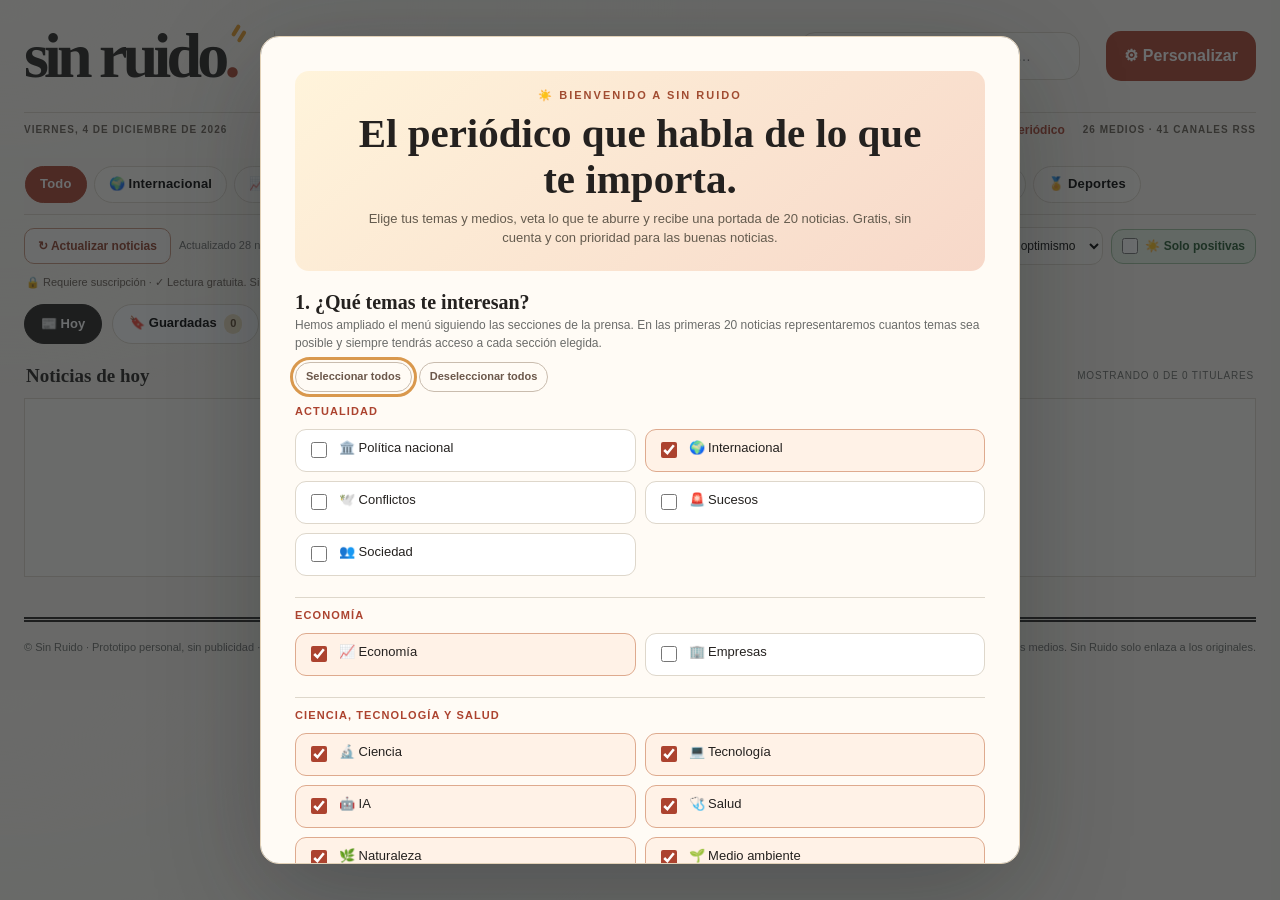
<file: docs/iphone.html>
<!doctype html>
<html lang="es">
<head>
<meta charset="utf-8">
<meta name="viewport" content="width=device-width, initial-scale=1">
<meta name="theme-color" content="#f7f4ef">
<meta name="apple-mobile-web-app-capable" content="yes">
<meta name="apple-mobile-web-app-status-bar-style" content="default">
<meta name="apple-mobile-web-app-title" content="Sin Ruido">
<meta name="application-name" content="Sin Ruido">
<link rel="icon" type="image/svg+xml" href="./icon.svg?v=1">
<link rel="apple-touch-icon" sizes="180x180" href="./apple-touch-icon.png?v=1">
<link rel="manifest" href="./manifest-iphone.webmanifest">
<meta property="og:type" content="website">
<meta property="og:site_name" content="Sin Ruido">
<meta property="og:title" content="Sin Ruido · Tu periódico personal">
<meta property="og:description" content="Solo las noticias que te interesan. Personaliza tus fuentes y prioriza las buenas noticias.">
<meta property="og:url" content="https://dalonsoss-create.github.io/sin-ruido/">
<meta property="og:image" content="https://dalonsoss-create.github.io/sin-ruido/icon-512.png">
<meta name="twitter:card" content="summary">
<meta name="description" content="Sin Ruido: tu periódico personal de titulares, sin temas que no te interesan.">
<title>Sin Ruido — Tu periódico, tus reglas</title>
<style>
:root{--paper:#f7f4ed;--white:#fffdfa;--ink:#181c20;--muted:#6b6c6a;--line:#d8d2c6;--red:#a03525;--red-deep:#77291f;--cream:#efe8da;--sans:ui-sans-serif,-apple-system,BlinkMacSystemFont,"Segoe UI",Arial,sans-serif;--serif:Georgia,"Times New Roman",serif}
*{box-sizing:border-box}body{margin:0;background:var(--paper);color:var(--ink);font-family:var(--sans);line-height:1.45}button,input,select{font:inherit}button{cursor:pointer}a{color:inherit;text-decoration:none}button:focus-visible,a:focus-visible,input:focus-visible,select:focus-visible{outline:3px solid #d9984d;outline-offset:2px}button:disabled{cursor:not-allowed;opacity:.5}.container{width:min(1240px,calc(100% - 40px));margin:auto}
.ribbon{background:var(--ink);color:#f4eee2;font-size:11px;letter-spacing:1.8px;text-transform:uppercase}.ribbon .container{display:flex;align-items:center;justify-content:space-between;padding:9px 0;gap:12px}.ribbon button{border:1px solid #756e65;background:transparent;border-radius:3px;color:#fff;padding:5px 10px;font-size:11px;letter-spacing:.5px}
.masthead{text-align:center;padding:25px 0 17px;border-bottom:5px double var(--ink)}.masthead .overline{color:var(--red);font-weight:800;letter-spacing:4px;text-transform:uppercase;font-size:10px}.logo{font-family:var(--serif);font-weight:800;font-size:clamp(52px,9vw,106px);letter-spacing:-5px;line-height:1.06;margin:3px 0 0}.logo span{color:var(--red)}.tagline{font-size:12px;letter-spacing:1px;text-transform:uppercase;margin-top:8px;color:#5e5d59}.subline{display:flex;justify-content:space-between;gap:12px;border-bottom:1px solid var(--ink);padding:9px 0;font-size:11px;font-weight:650;text-transform:uppercase;letter-spacing:1px}.subline .mid{color:var(--red)}
.main{display:grid;grid-template-columns:273px minmax(0,1fr);gap:28px;margin-top:24px;align-items:start}.settings{background:var(--white);border:1px solid var(--line);padding:19px 18px 17px;position:sticky;top:12px;max-height:calc(100vh - 24px);overflow:auto;scrollbar-color:#c4bbb0 transparent}.settings h2,.settings h3{font-family:var(--serif);margin:0}.settings h2{font-size:25px}.settings .side-note{font-size:11px;color:var(--muted);margin:4px 0 14px}.rule{border:0;border-top:1px solid var(--line);margin:15px 0}.section-heading{display:flex;justify-content:space-between;align-items:baseline;margin:16px 0 9px}.section-heading h3{font-size:19px}.section-heading small{font-size:10px;color:var(--muted)}.checkline{display:flex;gap:9px;align-items:center;padding:6px 0;font-size:12px;cursor:pointer}.checkline input{margin:0;accent-color:var(--red);width:16px;height:16px;flex-shrink:0}.checkline .label-text{flex:1}.priority{font-size:10px;color:#8a8277}.chipwrap{display:flex;gap:6px;flex-wrap:wrap;margin:11px 0}.chip{display:inline-flex;align-items:center;gap:5px;font-size:11px;background:var(--cream);padding:6px 8px;border-radius:3px}.chip button{border:0;background:transparent;color:var(--red);font-size:15px;line-height:1;padding:0}.inline-form{display:flex;gap:6px}.inline-form input{width:100%;min-width:0;padding:9px;border:1px solid var(--line);border-radius:3px;background:white;font-size:12px}.smallbtn{border:0;border-radius:3px;padding:9px 10px;background:var(--ink);color:white;font-size:11px;font-weight:750;white-space:nowrap}.muted-note{font-size:11px;line-height:1.55;color:var(--muted)}.sources-list{margin-top:7px}.source-line{display:flex;align-items:center;gap:7px;padding:7px 0;border-bottom:1px dashed #ded9d0}.source-line label{flex:1;display:flex;align-items:center;gap:8px;cursor:pointer;font-size:12px}.source-line input{accent-color:var(--red);width:15px;height:15px;flex-shrink:0}.source-line small{display:block;color:var(--muted);font-size:10px}.source-line .status{font-size:9px;color:#456b4f;white-space:nowrap}.source-line .status.fail{color:#a2513f}
.publisher-entry{border-bottom:1px solid var(--line);padding:7px 0}
.publisher-row{display:flex;gap:8px;align-items:center}
.publisher-row label{display:flex;align-items:center;gap:8px;cursor:pointer;flex:1;min-width:0;font-size:13px;font-weight:750}
.publisher-row label input{accent-color:var(--red);width:17px;height:17px;flex-shrink:0}
.publisher-row small{display:block;font-size:10px;color:var(--muted);font-weight:400}
.publisher-details{padding:4px 0 2px 25px}
.publisher-details summary{font-size:11px;color:var(--red);cursor:pointer;padding:4px 0}
.publisher-details .source-line{padding:6px 0}
.publisher-details .source-line label{font-size:11px}
.publisher-details .source-line small{font-size:10px}
.publisher-details .rss-link{white-space:nowrap}
.publisher-stat{font-size:10px;color:#507c50;white-space:nowrap}
.publisher-stat.fail{color:#a2513f}.rss-link{font-size:9px;color:var(--red);font-weight:800;white-space:nowrap}.pending{border:1px dashed #cbbda5;padding:8px;margin:7px 0;font-size:11px;overflow-wrap:anywhere}.pending strong{display:block}.pending .actions{display:flex;gap:6px;margin-top:7px}.pending button{font-size:10px;padding:6px 7px;border:1px solid var(--line);background:#fff}.source-add{display:grid;gap:7px}.source-add input{width:100%;padding:9px;border:1px solid var(--line);border-radius:3px;font-size:12px}.source-add button{background:var(--red);color:#fff;border:0;padding:9px;font-weight:800;border-radius:3px;font-size:12px}.toast{min-height:1em;font-size:11px;color:var(--red);margin-top:6px}.reset{font-size:11px;border:1px solid var(--line);padding:8px 10px;background:transparent;color:#5e5d58;border-radius:3px;margin-top:10px}
.editorial{min-width:0}.eyebrow{font-size:10px;letter-spacing:2px;text-transform:uppercase;color:var(--red);font-weight:800}.deskhead{display:flex;justify-content:space-between;align-items:end;gap:10px;margin:3px 0 16px}.deskhead h1{font-family:var(--serif);font-size:clamp(28px,4vw,42px);margin:0;font-weight:800;line-height:1.1}.deskhead p{font-size:12px;color:var(--muted);margin:5px 0 0}.mobile-button{display:none;border:1px solid var(--ink);padding:8px 10px;background:var(--paper);font-size:12px;font-weight:800}.toolbar{display:flex;gap:8px;align-items:center;margin:17px 0 12px}.toolbar input{flex:1;min-width:0;background:var(--white);border:1px solid var(--line);padding:10px 12px;border-radius:3px;font-size:12px}.toolbar select{background:var(--white);border:1px solid var(--line);padding:10px;border-radius:3px;font-size:12px}.positive-switch{display:inline-flex;align-items:center;gap:7px;background:#e7f3e6;color:#24572e;border:1px solid #9fbf9e;border-radius:4px;padding:8px 10px;white-space:nowrap;cursor:pointer;font-weight:800;font-size:12px}.positive-switch input{accent-color:#30763f;width:16px;height:16px;margin:0}.mood-star{font-weight:900;color:#397745;background:#e9f4e8;border-radius:3px;padding:2px 5px;font-size:10px;white-space:nowrap}.positive-explainer{font-size:12px;color:#56644e;background:#edf4e7;border-left:3px solid #7baf78;padding:9px 12px;margin:8px 0 14px}.topics{display:flex;flex-wrap:wrap;gap:6px;margin:9px 0 18px}.topic-button{font-size:11px;font-weight:700;letter-spacing:.2px;background:transparent;border:1px solid var(--line);padding:7px 10px;border-radius:2px}.topic-button.active{background:var(--ink);color:white;border-color:var(--ink)}
.sectionbar{display:flex;align-items:center;justify-content:space-between;gap:12px;padding:10px 0 8px;border-top:3px solid var(--ink);border-bottom:1px solid var(--line);margin-bottom:14px}.sectionbar h2{font-family:var(--serif);font-size:21px;margin:0}.sectionbar span{font-size:10px;color:var(--muted);text-transform:uppercase;letter-spacing:.8px}.feature-grid{display:grid;grid-template-columns:1.45fr 1fr;gap:19px;margin-bottom:24px}.lead{padding-right:18px;border-right:1px solid var(--line)}.visual{position:relative;overflow:hidden;background:linear-gradient(135deg,#d5dfe2,#bccad3);color:#fff;aspect-ratio:16/9;display:flex;align-items:center;justify-content:center}.visual.t-technology{background:linear-gradient(145deg,#293c4a,#628b9d)}.visual.t-health{background:linear-gradient(145deg,#49656e,#a6bcbc)}.visual.t-economy{background:linear-gradient(145deg,#565146,#ac9470)}.visual.t-nature{background:linear-gradient(145deg,#37584c,#85aa79)}.visual.t-international{background:linear-gradient(145deg,#344366,#8795b5)}.visual.t-sports{background:linear-gradient(145deg,#555956,#879493)}.visual.t-science{background:linear-gradient(145deg,#263d52,#8297a9)}.visual img{width:100%;height:100%;object-fit:cover;position:absolute;inset:0}.visual .symbol{font-family:var(--serif);font-size:clamp(64px,9vw,130px);font-weight:800;opacity:.20;letter-spacing:-8px}.visual .photo-caption{position:absolute;bottom:10px;left:12px;color:#fff;font-size:10px;text-shadow:0 1px 6px #333}.visual.small{aspect-ratio:5/3}.visual.small .symbol{font-size:64px}.kicker{display:flex;align-items:center;gap:7px;margin:13px 0 5px;font-size:10px;color:var(--red);font-weight:900;text-transform:uppercase;letter-spacing:1px}.kicker .dot{font-size:9px;color:var(--muted);font-weight:400}.lead h3{font-family:var(--serif);font-size:clamp(26px,3vw,38px);line-height:1.13;letter-spacing:-.8px;margin:6px 0 10px}.feature-side{display:grid;gap:16px}.secondary{padding-bottom:14px;border-bottom:1px solid var(--line)}.secondary:last-child{border-bottom:0;padding-bottom:0}.secondary h3{font-family:var(--serif);font-size:21px;line-height:1.2;letter-spacing:-.2px;margin:4px 0 9px}.headline-link:hover{text-decoration:underline;text-decoration-color:var(--red);text-decoration-thickness:2px;text-underline-offset:3px}.foot-actions{display:flex;justify-content:space-between;gap:8px;align-items:center;margin-top:9px}.read{font-size:11px;font-weight:800;color:var(--red)}.hide{border:0;background:transparent;padding:2px;color:var(--muted);font-size:11px}.hide:hover{color:var(--red)}.news-list{display:grid;grid-template-columns:1fr 1fr;gap:0 20px}.news-item{display:flex;gap:12px;border-bottom:1px solid var(--line);padding:17px 0;min-width:0}.news-item .list-visual{width:112px;flex-shrink:0;align-self:flex-start}.news-item .copy{min-width:0;flex:1}.news-item h3{font-family:var(--serif);font-size:19px;line-height:1.22;margin:5px 0 8px}.news-item .kicker{margin:0 0 2px;font-size:9px}.notice{border:1px solid #cebba0;background:#fff9ed;padding:11px 12px;color:#785e3f;font-size:12px;margin-bottom:12px}.empty{padding:60px 20px;text-align:center;border:1px solid var(--line);background:var(--white);font-family:var(--serif);font-size:23px}.empty small{display:block;font:12px var(--sans);margin-top:10px;color:var(--muted)}.bottom{border-top:5px double var(--ink);margin:40px auto 0;padding:18px 0 34px;display:flex;justify-content:space-between;gap:12px;color:var(--muted);font-size:11px}
@media(max-width:1050px){.news-list{grid-template-columns:1fr}.main{grid-template-columns:246px 1fr;gap:20px}.feature-grid{gap:13px}.lead{padding-right:13px}}
@media(max-width:760px){.container{width:min(100% - 24px,700px)}.ribbon{font-size:9px;letter-spacing:.6px}.ribbon .container{padding:7px 0}.masthead{padding:16px 0}.logo{font-size:clamp(53px,13vw,84px);letter-spacing:-4px}.subline{font-size:9px;gap:5px}.subline .mid{display:none}.main{display:block;margin-top:18px}.settings{display:none;position:relative;max-height:none;margin-bottom:20px}.settings.show{display:block}.mobile-button{display:inline-block}.feature-grid{grid-template-columns:1fr;gap:10px}.lead{padding:0;border-right:0;border-bottom:1px solid var(--line);padding-bottom:18px}.feature-side{grid-template-columns:1fr 1fr;gap:12px}.feature-side .visual{aspect-ratio:5/3}.secondary h3{font-size:18px}.deskhead h1{font-size:29px}.bottom{display:block}.news-list{grid-template-columns:1fr}.news-item .list-visual{width:100px}}
@media(max-width:430px){.feature-side{grid-template-columns:1fr}.feature-side .visual{display:none}.news-item .list-visual{width:87px}.news-item h3{font-size:17px}.toolbar{gap:5px;flex-wrap:wrap}.toolbar input[type="search"]{flex-basis:100%}.toolbar select{flex:1;max-width:none;padding:10px 4px}.positive-switch{flex:1;justify-content:center}.logo{font-size:53px}.tagline{font-size:10px}}
.pay-trigger{font-size:10px;font-weight:800;border:1px solid #c9bba8;background:var(--white);border-radius:3px;color:#6e3b26;padding:5px 7px;text-align:left}.pay-trigger:hover{border-color:var(--red);color:var(--red)}.pay-dialog{border:1px solid #c4b6a3;border-radius:6px;max-width:min(92vw,500px);width:100%;padding:25px 27px;background:var(--white);color:var(--ink);box-shadow:0 20px 90px #0005}.pay-dialog::backdrop{background:#1a1a1a99}.pay-top{font-size:10px;color:var(--red);text-transform:uppercase;font-weight:900;letter-spacing:1.5px}.pay-dialog h2{font-family:var(--serif);font-size:29px;margin:7px 0 4px;line-height:1.2}.pay-price{font-family:var(--serif);font-weight:800;font-size:36px;color:var(--red-deep);margin:13px 0 4px}.pay-notes{font-size:13px;line-height:1.6;margin:9px 0;color:#4d4c49}.pay-caveat{font-size:11px;color:var(--muted);line-height:1.5;margin:13px 0}.pay-links{display:flex;align-items:center;gap:9px;flex-wrap:wrap;margin-top:17px}.pay-subscribe{display:inline-block;background:var(--red);color:white;font-size:13px;font-weight:800;padding:11px 14px;border-radius:3px}.pay-check{font-size:12px;text-decoration:underline;color:var(--muted)}.pay-close{position:absolute;right:12px;top:9px;border:0;background:none;color:var(--muted);font-size:27px;line-height:1}.foot-actions{flex-wrap:wrap}
.more-wrap{display:grid;justify-items:center;gap:7px;margin:24px 0 12px}.more-wrap[hidden]{display:none}.more-btn{font:800 14px var(--sans);border:1px solid var(--red);background:var(--red);color:#fff;border-radius:999px;padding:12px 24px;box-shadow:0 5px 18px #ab5a392b}.more-btn:hover{background:#8d3726}.more-btn:focus-visible{outline:3px solid #e9a569}.more-counter{font-size:12px;color:var(--muted)}
.learning-box{background:#f2f7ef;border:1px solid #cbd9c4;border-radius:9px;padding:12px;margin-top:10px}.learning-box p{font-size:12px;color:#50624d;margin:5px 0}.learning-tags{display:flex;flex-wrap:wrap;gap:5px;margin-top:8px}.learning-tags span{font-size:11px;background:#dcebd7;color:#36583c;border-radius:999px;padding:4px 8px}.learning-erase{border:1px solid #aabbac;background:transparent;color:#36583c;border-radius:6px;padding:7px 9px;margin-top:9px;font-size:11px;font-weight:800}

/* Bienvenida de nuevos lectores y portadas con lectura reconocible */
.topics{position:sticky;top:0;z-index:5;padding:11px 0;background:var(--paper);border-bottom:1px solid var(--line);scroll-margin-top:15px}
.topic-button .count{display:inline-block;margin-left:4px;font-size:10px;opacity:.7}
.story.seen{border-color:#b8bec6}
.story.seen .headline-link{color:#757a84}
.story.seen .headline-link:hover{color:var(--red)}
.seen-pill{display:inline-flex;align-items:center;background:#e1e8e9;color:#465b61;border-radius:20px;padding:3px 8px;font-size:10px;font-weight:800;letter-spacing:.15px;white-space:nowrap}
.setup-again{display:block;margin:10px 0 12px;border:1px solid var(--red);background:#fff;color:var(--red);border-radius:9px;padding:10px 12px;font-size:12px;font-weight:800;width:100%}
.welcome-dialog{width:min(760px,94vw);max-height:min(92vh,880px);overflow:auto;padding:0;border:1px solid #e2d1b7;border-radius:19px;background:var(--white);box-shadow:0 28px 110px #1b1d204d;color:var(--ink)}
.welcome-dialog::backdrop{background:rgba(27,30,32,.65)}
.welcome-inner{padding:clamp(19px,4vw,34px)}
.welcome-head{text-align:center;background:linear-gradient(140deg,#fff4db,#f7d8c9);border-radius:14px;padding:17px 17px 19px;margin-bottom:20px}
.welcome-head .eyebrow{letter-spacing:2px;font-size:11px;font-weight:900;color:#a14c31}
.welcome-head h2{font:800 clamp(27px,5vw,41px)/1.12 Georgia,serif;margin:7px auto;max-width:570px}
.welcome-head p{font-size:13px;color:#645b4e;margin:5px auto;max-width:550px}
.welcome-step{margin:20px 0 10px}
.welcome-step h3{font:800 20px Georgia,serif;margin:0}
.welcome-step p{color:var(--muted);font-size:12px;margin:3px 0 10px}
.welcome-options{display:grid;grid-template-columns:repeat(2,minmax(0,1fr));gap:9px}
.welcome-option{display:flex;gap:9px;align-items:flex-start;padding:10px 11px;border:1px solid var(--line);background:#fff;border-radius:11px;font-size:13px;line-height:1.3;cursor:pointer}
.welcome-option:has(input:checked){background:#fff2e7;border-color:#deaa8e}
.welcome-option input{margin-top:2px;accent-color:var(--red);width:16px;height:16px;flex-shrink:0}
.welcome-option small{display:block;color:var(--muted);font-size:10px;margin-top:1px}
.welcome-veto{width:100%;min-height:76px;border:1px solid #d8cab7;border-radius:11px;padding:12px;background:#fff;font:13px var(--sans);resize:vertical}
.welcome-suggestions{display:flex;flex-wrap:wrap;gap:7px;margin-top:9px}
.welcome-suggestions button{border:1px solid #dbbdab;background:#fff5ec;border-radius:20px;padding:6px 10px;font-size:11px;color:#7d412f}
.welcome-actions{display:flex;align-items:center;gap:12px;flex-wrap:wrap;margin-top:23px;padding-top:16px;border-top:1px solid var(--line)}
.welcome-submit{border:0;border-radius:13px;background:var(--red);color:#fff;font-size:15px;padding:13px 19px;font-weight:850}
.welcome-skip{border:0;background:transparent;color:#666;font-size:12px;text-decoration:underline;padding:10px}
.welcome-errors{color:#aa3328;font-size:12px;font-weight:750}
@media(max-width:520px){.welcome-options{grid-template-columns:1fr}.welcome-inner{padding:15px}.welcome-head{padding:16px 12px}.welcome-head h2{font-size:28px}.topics{margin-top:0}}
.welcome-group-title{grid-column:1/-1;font-size:11px;letter-spacing:1.1px;text-transform:uppercase;font-weight:900;color:var(--red);margin:12px 0 0;padding-top:10px;border-top:1px solid var(--line)}
.welcome-group-title:first-child{padding-top:0;border-top:0;margin-top:2px}
.welcome-batch{display:flex;flex-wrap:wrap;gap:7px;margin-bottom:10px}
.welcome-batch button{background:transparent;border:1px solid #c9bcae;border-radius:20px;padding:6px 10px;font-size:11px;color:#6b574a;font-weight:800}
.interest-form{display:flex;flex-wrap:wrap;gap:7px;margin:8px 0}
.interest-form textarea{width:100%;min-height:87px;resize:vertical;background:#fff;border:1px solid #d6c6af;border-radius:10px;padding:10px 12px;font:13px var(--sans);line-height:1.5}
.interest-apply{border:0;border-radius:9px;padding:9px 12px;background:var(--red);color:#fff;font-size:12px;font-weight:850}
.interest-clear{border:1px solid #d7cbbb;background:#fff;color:#6c5745;border-radius:9px;padding:9px 11px;font-size:12px}
.interest-examples{display:flex;gap:6px;flex-wrap:wrap;margin:8px 0}
.interest-examples button{border:1px solid #c4d1dc;border-radius:25px;background:#edf4fa;color:#365771;font-weight:750;font-size:10px;padding:6px 9px}
.interest-summary{font-size:12px;line-height:1.4;color:#365a42;background:#e8f2e7;padding:9px 11px;border-radius:10px;margin:8px 0}
.interest-empty{font-size:12px;font-weight:600;color:#9b5831;margin:8px 0}

/* Edición de hoy, actualizar y biblioteca privada */
.toolbar{flex-wrap:wrap}.toolbar #updated{flex:1;min-width:160px}
.refresh-btn{background:#fffdf9;border:1px solid #c9957e;color:#903f2b;border-radius:10px;font:800 12px var(--sans);padding:10px 13px;white-space:nowrap}
.refresh-btn:hover{background:#fff2e9}
.refresh-btn:disabled{opacity:.55}
.refresh-btn.is-loading{background:#e8f2e8;color:#296b3b;border-color:#b4d2b9}
.pull-indicator{border-radius:12px;background:#e6eee6;padding:11px;text-align:center;font-size:12px;font-weight:850;color:#396c4e;margin-bottom:8px}
.pull-indicator{position:fixed;top:calc(env(safe-area-inset-top) + 18px);left:50%;transform:translateX(-50%);z-index:9999;max-width:92vw;min-width:240px;box-shadow:0 10px 32px #0003}
.pull-indicator[data-loading="1"]::before{content:"↻";display:inline-block;margin-right:8px;animation:sinruido-spin .8s linear infinite}
@keyframes sinruido-spin{to{transform:rotate(360deg)}}
.pull-indicator[hidden]{display:none}.topics[hidden]{display:none}.refresh-status{font-size:11px;color:#366543;font-weight:750;min-height:1em}.refresh-status:empty{display:none}
.collection-nav{display:flex;gap:10px;margin:13px 0;flex-wrap:wrap}
.collection-btn{font-weight:800;font-size:13px;border:1px solid var(--line);background:#fff;padding:9px 16px;border-radius:99px}
.collection-btn.selected{background:var(--ink);color:white;border-color:var(--ink)}
.story-actions-extras{display:flex;gap:7px;flex-wrap:wrap;align-items:center}
.story-whatsapp,.save-toggle{display:inline-flex;align-items:center;justify-content:center;padding:7px 10px;border-radius:99px;font-size:11px;font-weight:800;border:1px solid #c7c9c0;background:#fff;color:#4b554a}
.story-whatsapp{color:#267849;border-color:#a6c8ae;background:#e9f6ed}
.save-toggle.is-saved{background:#fff0cc;border-color:#e1c589;color:#7d5615}
.story-whatsapp:hover,.save-toggle:hover{filter:brightness(.96)}
#saved-count{display:inline-flex;align-items:center;justify-content:center;background:#f0e1c0;color:#5a4528;padding:2px 6px;border-radius:30px;margin-left:4px;font-size:11px}
.collection-btn.selected #saved-count{background:#d7b976}
@media(max-width:760px){.toolbar #updated{order:4;flex-basis:100%}.refresh-btn{flex:1}.story-actions-extras{width:100%}}
</style>
<link rel="stylesheet" href="./portada.css?v=panel-personalizar-20261123">
<!-- Corrección móvil crítica incluida en HTML para evitar CSS anterior guardado en Safari/PWA. -->
<style id="sinruido-mobile-header-fix">
@media(max-width:760px){
  #app-mobile-version{
    display:block!important;grid-column:1/-1!important;grid-row:3!important;
    text-align:center!important;font-size:9px!important;letter-spacing:1px!important;
    color:#7c6b5e!important;font-weight:750!important;padding-top:2px!important;
  }
}
@media (max-width:760px) {
  header.masthead {
    display:grid!important;
    grid-template-columns:minmax(0,1fr) max-content!important;
    grid-template-rows:auto auto!important;
    column-gap:10px!important;
    row-gap:12px!important;
    align-items:center!important;
    padding-top:16px!important;
  }
  header.masthead > .logo {
    grid-column:1/-1!important;
    grid-row:1!important;
    justify-self:center!important;
    font-size:clamp(42px,12vw,53px)!important;
    white-space:nowrap!important;
    max-width:100%!important;
    margin:0!important;
    line-height:1.08!important;
    position:relative!important;
    z-index:1!important;
  }
  header.masthead > .tagline {display:none!important}
  header.masthead > #search {
    grid-column:1!important;
    grid-row:2!important;
    min-width:0!important;
    width:100%!important;
    margin:0!important;
    font-size:16px!important;
  }
  header.masthead > #mobile-settings {
    grid-column:2!important;
    grid-row:2!important;
    justify-self:end!important;
    align-self:center!important;
    position:static!important;
    max-width:145px!important;
    min-width:0!important;
    padding:11px 12px!important;
    font-size:12px!important;
    line-height:1.2!important;
    border-radius:11px!important;
    transform:none!important;
    white-space:nowrap!important;
  }
}
</style>
<!-- Cloudflare Web Analytics -->
<script type='module' src='https://static.cloudflareinsights.com/beacon.min.js' data-cf-beacon='{"token": "d8aa2eb1e8e54201813200ca04d34642"}'></script>
<!-- End Cloudflare Web Analytics -->
</head>
<body>
<header class="container masthead" data-version="cabecera-movil-v3">
  <span id="app-mobile-version" style="display:none">NUEVA VERSIÓN PARA MÓVIL</span>
  <div class="logo">sin ruido<span>.</span></div>
  <div class="tagline">Tu periódico personal: las noticias que te interesan, sin el ruido de siempre.</div>
  <input type="search" id="search" placeholder="Buscar noticias, temas o fuentes…" aria-label="Buscar noticias, temas o fuentes">
  <button class="personalizar" id="mobile-settings" type="button" aria-controls="settings" aria-expanded="false" aria-haspopup="dialog">⚙ Personalizar</button>
</header>
<div class="container subline"><span id="edition-date">EDICIÓN DIGITAL</span><button id="share">↗ Compartir periódico</button><span id="source-counter">10 FUENTES DISPONIBLES</span></div>
<div id="settings-backdrop" class="settings-backdrop" hidden></div>
<main class="container main">
  <aside class="settings" id="settings" role="dialog" aria-modal="true" aria-label="Personaliza tus noticias">
    <div class="settings-panel-head"><strong>⚙ Personalizar</strong><button id="settings-close" class="settings-close" type="button" aria-label="Cerrar personalización">× Cerrar</button></div>
    <span class="coffee" aria-hidden="true">☕</span><h2>Tu periódico,<br>a tu medida</h2><p class="side-note">Elige los temas y periódicos que quieres leer.</p><button id="open-welcome" class="setup-again" type="button">✨ Configurar mi periódico paso a paso</button>
    <div class="section-heading"><h3>✨ Dime qué noticias quieres</h3></div>
    <form id="interests-form" class="interest-form">
      <textarea id="interests-input" maxlength="750" rows="3" placeholder="Solo noticias de política catalana&#10;O: me interesan los avances sobre inteligencia artificial" aria-label="Escribe los temas que te interesan con tus propias palabras"></textarea>
      <button type="submit" class="interest-apply">Aplicar mis intereses</button>
      <button type="button" id="interests-clear" class="interest-clear">Quitar frases</button>
    </form>
    <div class="interest-examples">
      <button type="button" data-interest-example="Solo noticias de política catalana">Política catalana</button>
      <button type="button" data-interest-example="Solo noticias de sucesos en Madrid">Sucesos en Madrid</button>
      <button type="button" data-interest-example="Me interesan los avances sobre inteligencia artificial">Avances en IA</button>
    </div>
    <p class="interest-summary" id="interests-summary" role="status">Escribe lo que te interesa con palabras normales. Una petición por línea.</p>
    <p class="muted-note">«Solo...» limita los titulares. «Me interesan...» les da prioridad, sin ocultar el resto. Tus frases se guardan únicamente en este navegador.</p>
    <hr class="rule"><div class="section-heading"><h3>Mis temas</h3><small>Elige qué aparece</small></div><div id="topic-toggles"></div>
    <hr class="rule"><div class="section-heading"><h3>Asuntos vetados</h3></div>
    <div class="chipwrap" id="blocked-list"></div>
    <form id="block-form" class="inline-form"><input id="block-input" maxlength="65" placeholder="Ej. famosos, fútbol…" aria-label="Nueva palabra vetada"><button class="smallbtn" type="submit">+ Vetar</button></form>
    <p class="muted-note">No volverán a aparecer titulares que contengan esas palabras.</p>
    <hr class="rule"><div class="section-heading"><h3>Mis fuentes</h3><small id="sources-enabled"></small></div>
    <p class="muted-note">Selecciona el periódico una sola vez. Si quieres afinar por secciones, despliega sus canales RSS. Tus cambios solo afectan a tu edición.</p>
    <div class="sources-list" id="sources-list"></div>
    <div class="section-heading"><h3>Añadir una fuente</h3></div>
    <form id="source-form" class="source-add"><input type="text" id="source-name" maxlength="60" placeholder="Nombre del medio (ej. BBC)" aria-label="Nombre de la fuente"><input type="url" id="source-url" maxlength="450" placeholder="https://medio.com/rss.xml" aria-label="URL RSS de la nueva fuente" required><button type="submit">+ Proponer fuente RSS</button></form>
    <p class="muted-note">La nueva fuente quedará como propuesta en este navegador. Para recibir sus titulares tendremos que activarla en el agregador; no se conecta automáticamente.</p>
    <div id="pending-sources"></div><div class="toast" id="source-feedback" aria-live="polite"></div>
    <hr class="rule"><div class="section-heading"><h3>Tu perfil de lectura</h3><small>Solo en este dispositivo</small></div>
<div class="learning-box"><p id="learning-summary">Tu portada aprenderá según los titulares que abras.</p><div id="learning-tags" class="learning-tags"></div><button id="learning-erase" class="learning-erase" type="button">Borrar lo aprendido</button></div>
<p class="muted-note">Sin cuenta ni seguimiento externo. Abrir un titular cuenta como interés, no significa que hayas leído el artículo entero.</p>
<hr class="rule"><button class="reset" id="reset">Restablecer mi configuración</button> <button class="reset" id="start-fresh">Empezar desde cero</button>
  </aside>
  <section class="editorial">
    <h1 class="sr-only">Tu portada de Sin Ruido</h1>
    <nav class="topics" id="topic-tabs" aria-label="Filtrar por tema"></nav>
    <div id="notice" class="notice" hidden></div>
    <div id="pull-indicator" class="pull-indicator" aria-live="polite" hidden>↻ Suelta para actualizar noticias</div>
    <div class="toolbar"><button id="refresh-news" class="refresh-btn" type="button" aria-label="Comprobar noticias nuevas">↻ Actualizar noticias</button><span id="refresh-status" class="refresh-status" role="status" aria-live="polite"></span><p id="updated" role="status">Cargando titulares…</p><select id="sort" aria-label="Ordenar noticias"><option value="relevancia">Importancia + optimismo</option><option value="recientes">Más recientes</option></select><label class="positive-switch" title="Mostrar solo noticias cuyo titular parece claramente positivo"><input id="positive-only" type="checkbox"><span>☀️ Solo positivas</span></label></div>
    <p class="access-legend">🔒 Requiere suscripción · ✓ Lectura gratuita. Sin etiqueta significa que aún no hemos confirmado el acceso.</p>
    <div class="collection-nav">
      <button id="show-feed" class="collection-btn selected" type="button">📰 Hoy</button>
      <button id="show-saved" class="collection-btn" type="button">🔖 Guardadas <span id="saved-count">0</span></button>
    </div>
    <section id="mustread-panel" class="mustread-panel" hidden aria-labelledby="mustread-title">
      <div class="mustread-head"><strong id="mustread-title">⭐ Ayer, por si te lo perdiste</strong><span>Hasta 48 horas · destacados en RSS de cinco periódicos de referencia</span></div>
      <div id="mustread-grid" class="mustread-grid"></div>
    </section>
    <div class="sectionbar"><h2 id="headline-heading">Noticias de hoy</h2><span id="visible-count"></span></div>
    <div id="features"></div>
    <div class="sectionbar" id="list-heading"><h2>Más titulares</h2><span>Accede al medio original</span></div>
    <div id="news-list" class="news-list"></div>
<div id="more-wrap" class="more-wrap" hidden>
<button id="load-more" class="more-btn" type="button">Cargar 20 noticias más ↓</button>
<span id="more-counter" class="more-counter" aria-live="polite"></span>
</div>
  </section>
</main>
<footer class="container bottom"><span>© Sin Ruido · Prototipo personal, sin publicidad · analítica de visitas agregada</span><span>Las noticias pertenecen a sus respectivos medios. Sin Ruido solo enlaza a los originales.</span></footer>
<dialog class="pay-dialog" id="pay-dialog" aria-labelledby="pay-title">
  <button type="button" class="pay-close" id="pay-close" aria-label="Cerrar">×</button>
  <div class="pay-top">¿No puedes acceder al artículo?</div>
  <h2 id="pay-title"></h2>
  <p class="pay-notes">Sin Ruido no puede saber si un artículo concreto está bloqueado. Si el periódico te pide pagar, aquí tienes sus opciones oficiales.</p>
  <div class="pay-price" id="pay-price"></div>
  <p class="pay-notes" id="pay-terms"></p>
  <p class="pay-notes" id="pay-includes"></p>
  <p class="pay-caveat" id="pay-updated"></p>
  <div class="pay-links">
    <a class="pay-subscribe" id="pay-link" target="_blank" rel="noopener noreferrer">Ver suscripción oficial ↗</a>
    <a class="pay-check" id="pay-reference" target="_blank" rel="noopener noreferrer">Comprobar tarifa ↗</a>
  </div>
</dialog>

<dialog id="welcome-dialog" class="welcome-dialog" aria-labelledby="welcome-title">
  <div class="welcome-inner">
    <div class="welcome-head">
      <div class="eyebrow">☀️ Bienvenido a Sin Ruido</div>
      <h2 id="welcome-title">El periódico que habla de lo que te importa.</h2>
      <p>Elige tus temas y medios, veta lo que te aburre y recibe una portada de 20 noticias. Gratis, sin cuenta y con prioridad para las buenas noticias.</p>
    </div>
    <form id="welcome-form">
      <div class="welcome-step"><h3>1. ¿Qué temas te interesan?</h3><p>Hemos ampliado el menú siguiendo las secciones de la prensa. En las primeras 20 noticias representaremos cuantos temas sea posible y siempre tendrás acceso a cada sección elegida.</p></div>
      <div class="welcome-batch"><button type="button" id="welcome-select-topics">Seleccionar todos</button><button type="button" id="welcome-clear-topics">Deseleccionar todos</button></div><div id="welcome-topics" class="welcome-options"></div>
      <div class="welcome-step"><h3>2. ¿Qué periódicos quieres consultar?</h3><p>Los periódicos aparecen una sola vez, aunque consultemos distintas secciones de cada medio.</p></div>
      <div class="welcome-batch"><button type="button" id="welcome-select-publishers">Seleccionar todos</button><button type="button" id="welcome-clear-publishers">Deseleccionar todos</button></div><div id="welcome-sources" class="welcome-options"></div>
      <div class="welcome-step"><h3>3. Cuéntanos qué noticias buscas, con tus palabras</h3><p>Opcional. Puedes escribir «Solo noticias de política catalana» o «Me interesan los sucesos en Madrid». Una petición por línea.</p></div>
      <textarea id="welcome-interests" class="welcome-veto" maxlength="750" placeholder="Solo noticias de política catalana&#10;Me interesa la inteligencia artificial"></textarea>
      <p class="muted-note">Si no escribes nada, usaremos únicamente los temas y medios que selecciones. Esta interpretación es automática y puede necesitar ajustes.</p>
      <div class="welcome-step"><h3>4. ¿Qué personajes o asuntos prefieres evitar?</h3><p>Escribe nombres o palabras separados por comas. Cuando aparezcan en un titular, lo ocultaremos.</p></div>
      <textarea id="welcome-veto" class="welcome-veto" maxlength="650" placeholder="Por ejemplo: famosos, política, moda, fútbol…"></textarea>
      <div class="welcome-suggestions" id="welcome-veto-suggestions"></div>
      <div class="welcome-step"><h3>5. ¿Y el enfoque?</h3></div>
      <label class="welcome-option"><input type="checkbox" id="welcome-positive"><span>☀️ <b>Solo noticias positivas</b><small>También puedes dejarlo apagado para ver noticias importantes de cualquier tipo, dando prioridad a las constructivas.</small></span></label>
      <div class="welcome-actions">
        <button type="submit" class="welcome-submit">Crear mi periódico →</button>
        <button type="button" class="welcome-skip" id="welcome-skip">Prefiero explorar primero</button>
        <span id="welcome-error" class="welcome-errors" role="status"></span>
      </div>
      <p class="muted-note">Cada lector tendrá su configuración en este navegador. Puedes cambiarla cuando quieras desde «Personalizar».</p>
    </form>
  </div>
</dialog>
<script src="./ilustraciones.js"></script>
<script src="./intereses.js?v=2"></script>
<script src="./fotos.js?v=2"></script>
<script src="./acceso.js?v=2"></script>
<script>
(function(){
"use strict";
const GROUPS=[["Política nacional","🏛️",2],["Internacional","🌍",2],["Conflictos","🕊️",1],["Sucesos","🚨",1],["Economía","📈",4],["Empresas","🏢",3],["Ciencia","🔬",5],["Tecnología","💻",5],["IA","🤖",5],["Salud","🩺",4],["Naturaleza","🌿",4],["Medio ambiente","🌱",4],["Sociedad","👥",2],["Cultura","🎭",2],["Educación","🎓",2],["Historia","🏺",2],["Viajes","🧳",2],["Gastronomía","🍽️",2],["Deportes","🏅",2],["Fútbol","⚽",2],["Tenis","🎾",2],["Motor","🏎️",2]];
const DEFAULT={topics:Object.fromEntries(GROUPS.map(g=>[g[0],["Tecnología","IA","Ciencia","Salud","Naturaleza","Medio ambiente","Economía","Internacional","Deportes"].includes(g[0])])),blocked:[],hidden:[],sources:{},proposals:[],positiveOnly:false,interests:""};
const EXAMPLES=[
{title:"[Ejemplo] Nuevos avances en inteligencia artificial aplicada a la investigación",source:"Medio de ejemplo",category:"Tecnología",link:"",date:new Date().toISOString()},
{title:"[Ejemplo] Un descubrimiento científico abre nuevas líneas de investigación",source:"Medio de ejemplo",category:"Ciencia",link:"",date:new Date().toISOString()},
{title:"[Ejemplo] Una innovación médica mejora el diagnóstico temprano",source:"Medio de ejemplo",category:"Salud",link:"",date:new Date().toISOString()},
{title:"[Ejemplo] Cambios en los mercados internacionales y la economía",source:"Medio de ejemplo",category:"Economía",link:"",date:new Date().toISOString()},
{title:"[Ejemplo] Una investigación descubre un nuevo hábitat protegido",source:"Medio de ejemplo",category:"Naturaleza",link:"",date:new Date().toISOString()}
];
const el=id=>document.getElementById(id), mk=(tag,cls,txt)=>{const o=document.createElement(tag);if(cls)o.className=cls;if(txt!==undefined)o.textContent=txt;return o};
const normal=s=>String(s||"").normalize("NFD").replace(/[\u0300-\u036f]/g,"").toLowerCase();
const storyId=a=>a.link||a.title;
let prefs,feeds=[],articles=[],statuses={},subscriptionPlans={},pricingUpdated="",activeTopic="Todas",demo=false;
let cachedInterestsText=null,cachedInterestClauses=[];
function getInterestClauses(){
  const phrase=String(prefs.interests||"");
  if(cachedInterestsText!==phrase){
    cachedInterestsText=phrase;
    cachedInterestClauses=window.SinRuidoIntereses?window.SinRuidoIntereses.parse(phrase):[];
  }
  return cachedInterestClauses;
}
function renderInterests(){
  const input=el("interests-input"),status=el("interests-summary");
  if(input)input.value=prefs.interests||"";
  if(status)status.textContent=window.SinRuidoIntereses?window.SinRuidoIntereses.describe(getInterestClauses()):"Intérprete de intereses no disponible.";
}
function applyInterests(value){
  prefs.interests=String(value||"").trim().slice(0,750);
  const clauses=getInterestClauses();
  // Las preferencias no exclusivas habilitan automáticamente las categorías sugeridas.
  for(const clause of clauses.filter(c=>!c.only)){
    for(const category of clause.categories)prefs.topics[category]=true;
  }
  activeTopic="Todas";
  save();renderControls();renderInterests();render();
}
const PAGE_SIZE=20,LEARNING_KEY="sinruido-learning-v1",SEEN_KEY="sinruido-seen-v1";
function loadOpened(){
  try{return new Set(JSON.parse(localStorage.getItem(SEEN_KEY)||"[]").filter(x=>typeof x==="string").slice(-800))}catch(e){return new Set()}
}
let openedLinks=loadOpened();
function wasOpened(a){return !!a.link&&openedLinks.has(a.link)}
function markOpened(a){
  if(!a.link||!a.link.startsWith("https://"))return;
  openedLinks.delete(a.link);openedLinks.add(a.link);
  if(openedLinks.size>800)openedLinks=new Set([...openedLinks].slice(-800));
  try{localStorage.setItem(SEEN_KEY,JSON.stringify([...openedLinks]))}catch(e){}
  // Cambiamos la tarjeta al instante, sin recargar ni interrumpir la apertura del enlace.
  for(const card of document.querySelectorAll(".story")){
    if(card.dataset.storyLink!==a.link)continue;
    card.classList.add("seen");
    const kicker=card.querySelector(".kicker");
    if(kicker&&!kicker.querySelector(".seen-pill"))kicker.append(mk("span","seen-pill","✓ YA ABIERTO"));
  }
}
let shownCount=PAGE_SIZE,lastFilterSignature="";
function loadLearning(){
  try{
    const data=JSON.parse(localStorage.getItem(LEARNING_KEY)||"[]");
    return Array.isArray(data)?data.filter(x=>x&&typeof x.category==="string"&&Array.isArray(x.terms)).slice(-100):[];
  }catch(e){return []}
}
let readingHistory=loadLearning();
function articleTerms(title){
  const stop=new Set(["para","sobre","desde","entre","cuando","donde","como","hasta","esta","este","estos","estas","unos","unas","pero","porque","tiene","tienen","hacer","hace","tras","ante","mucho","muchos","poco","pocos","nuevo","nueva","nuevos","nuevas","primer","primera","segundo","tercera","aqui","ahora","todos","todas","todo","segun","aquel","esto","podria","habria","dice","dicen","mientras","cada","euros","mundo","espana","anos","sido","solo","tambien","noticia","noticias","medio","sera","seran","estan"]);
  return [...new Set((normal(title).match(/[a-z]{4,}/g)||[]).filter(w=>!stop.has(w)))].slice(0,14);
}
function trackClick(a){
  if(!a.link||!a.link.startsWith("https://"))return;
  const firstOpening=!wasOpened(a);
  markOpened(a);
  if(!firstOpening)return; // Evita que abrir siempre el mismo enlace distorsione el perfil.
  readingHistory.push({category:a.category,source_id:a.source_id||a.source||"",terms:articleTerms(a.title),at:Date.now()});
  readingHistory=readingHistory.slice(-100);
  try{localStorage.setItem(LEARNING_KEY,JSON.stringify(readingHistory))}catch(e){}
  renderLearning();
}
function learningBonus(a){
  if(!readingHistory.length)return 0;
  let cat=0,source=0,word=0;
  const terms=new Set(articleTerms(a.title)),now=Date.now();
  for(const rec of readingHistory){
    const ageDays=Math.max(0,(now-Number(rec.at||now))/86400000);
    const factor=ageDays<30?1:ageDays<90?0.6:0.3;
    if(rec.category===a.category)cat+=factor;
    if(rec.source_id===(a.source_id||a.source||""))source+=factor;
    const matches=rec.terms.filter(t=>terms.has(t)).length;
    word+=Math.min(3,matches)*factor;
  }
  // Preferencia aprendida importante, pero con techo para no tapar toda la actualidad.
  return Math.min(10,cat*1.5)+Math.min(4,source*.6)+Math.min(12,word*1.25);
}
function renderLearning(){
  const summary=el("learning-summary"),tags=el("learning-tags"),reset=el("learning-erase");
  if(!summary||!tags||!reset)return;
  tags.replaceChildren();
  summary.textContent=readingHistory.length?("Has abierto "+readingHistory.length+" noticia"+(readingHistory.length===1?"":"s")+". Tu portada se adapta poco a poco."):"Tu portada aprenderá según los titulares que abras.";
  const counts={};
  for(const rec of readingHistory)counts[rec.category]=(counts[rec.category]||0)+1;
  for(const [cat,count] of Object.entries(counts).sort((a,b)=>b[1]-a[1]).slice(0,4))tags.append(mk("span","",cat+" · "+count));
  reset.hidden=!readingHistory.length;
}
function loadPrefs(){
  try{
    const x=JSON.parse(localStorage.getItem("sinruido-prefs-v1")||"null")||{};
    return {topics:{...DEFAULT.topics,...(x.topics||{})},blocked:Array.isArray(x.blocked)?x.blocked:DEFAULT.blocked.slice(),hidden:Array.isArray(x.hidden)?x.hidden:[],sources:x.sources&&typeof x.sources==="object"?x.sources:{},proposals:Array.isArray(x.proposals)?x.proposals:[],positiveOnly:!!x.positiveOnly,interests:typeof x.interests==="string"?x.interests:""};
  }catch(e){return JSON.parse(JSON.stringify(DEFAULT))}
}
prefs=loadPrefs();
function save(){try{localStorage.setItem("sinruido-prefs-v1",JSON.stringify(prefs))}catch(e){}}
function readableDate(date){const d=new Date(date);return Number.isFinite(d.valueOf())?new Intl.DateTimeFormat("es-ES",{day:"2-digit",month:"short",hour:"2-digit",minute:"2-digit"}).format(d):""}
function allowedSource(a){
  if(!a.source_id){
    const f=feeds.filter(f=>f.name===a.source);
    return !f.length||f.some(f=>prefs.sources[f.id]!==false);
  }
  return prefs.sources[a.source_id]!==false;
}
// Clasificación prudente basada solo en palabras del titular, sin IA ni coste.
function mood(a){
  const t=normal(a.title);
  const negation=/\b(?:no logra|no consigue|no funciona|sin acuerdo|rechaza (?:un |el )?acuerdo|fracasan las negociaciones|sin avances|sin mejoria|sin resultados|fracasa|fracaso|empeora|desmiente|nunca llego|falsa esperanza|resultados decepcionantes)\b/;
  const bad=/\b(?:muere|mueren|muerte|murieron|asesinato|asesinan|asesinado|asesinados|guerra|bombardeo|ataque|atentado|matanza|masacre|crisis|corrupcion|escandalo|fraude|incendio|accidente|catastrofe|desastre|colaps[ao]|despidos|desempleo|pobreza|hambruna|alerta|amenaza|riesgos?|peligro|denuncia|condena|prision|contaminacion|perdidas|destruccion|recesion|violencia|heridos|invasion|represion|conflicto|recortes|tension|empeora|retrocede|apocalipsis|sospecha|complican|complica|retroceso|subida de precios|escasez|harta|inseguridad|desigualdad|emergencia|epidemia)\b/;
  const positive=/\b(?:avance|avances|descubrimiento|descubren|descubre|hallazgo|innovacion|innovador|inventan|inventan|crean|desarrollan|logran|consiguen|exito|exitoso|pionero|prometedor|prometedores|mejora|mejoran|mejoria|beneficios|salvan|salva|rescatan|recupera|recuperan|protegen|protegido|reforestan|restauran|conservacion|sostenible|sostenibilidad|record|crecimiento|aumenta|aumentan|crece|sube|reducen|reduce|reducir|disminuye|cae|baja|bajan|acuerdo|paz|vacuna|cura|curacion|solucion|esperanza|inauguran|aprobado|aprobacion|reabre|liberan)\b/;
  const clearlyGood=/\b(?:alto el fuego|acuerdo de paz|energias renovables|energia limpia|mejora la salud|mejora el tratamiento|baja la inflacion|baja el paro|suben los salarios|caen los delitos|recuperacion de especies|restauracion ecologica)\b/;
  // Una reducción de daños también es una buena noticia, pese a mencionar el problema.
  const reduction=/\b(?:reducen|reduce|reducir|disminuye|cae|baja|bajan|frena|frenan)\b.{0,50}\b(?:muertes|mortalidad|contagios|contaminacion|pobreza|paro|desempleo|inflacion|delitos|emisiones|riesgo|cancer|accidentes|violencia)\b/;
  if(negation.test(t))return "negative";
  if(/\b(?:pone fin (?:a|al) (?:la guerra|el conflicto)|fin de la guerra|acuerdo de paz|alto el fuego duradero|cese de hostilidades|rescatan a los supervivientes)\b/.test(t)&&!/\b(?:fracasa|roto|rompe|incumple|sin acuerdo|no|temor|tension|intensifica|amenaza|masacre)\b/.test(t))return "positive";
  if(reduction.test(t))return "positive";
  if(bad.test(t))return "negative";
  if(clearlyGood.test(t)||positive.test(t))return "positive";
  return "neutral";
}
const GRANDES_PORTADAS={"elmundo-portada":"El Mundo","abc-portada":"ABC","lavanguardia-portada":"La Vanguardia","elespanol-portada":"El Español","elconfidencial-portada":"El Confidencial"};
function portadasDe(a){
  if(Array.isArray(a.editorial_portadas)&&a.editorial_portadas.length)return a.editorial_portadas;
  const source=GRANDES_PORTADAS[a.source_id];return source?[source]:[];
}
function weight(a){
  const base=GROUPS.find(g=>g[0]===a.category)?.[2]||1;
  let hours=(Date.now()-new Date(a.date).valueOf())/3600000;
  if(!Number.isFinite(hours))hours=72;
  const t=normal(a.title);
  // Criterio de importancia: peso del tema, presencia en RSS de portada
  // de cinco medios y coincidencias prudentes entre fuentes independientes.
  // El orden de un RSS es normalmente cronológico, no la jerarquía real de la portada.
  const impact=/\b(?:historico|historia|primera vez|primera|primer|mundial|global|internacional|pionero|cientificos|investigadores|descubrimiento|avance|aprobacion|acuerdo|nueva ley|nuevo tratamiento|nuevo sistema|economia mundial|onu|oms|union europea|record)\b/.test(t)?7:0;
  const relevance=/\b(?:inteligencia artificial|salud|medicina|investigacion|biotecnologia|energias renovables|medio ambiente|tecnologia|genetica|innovacion|medioambiente)\b/.test(t)?3:0;
  const present=portadasDe(a).length;
  const coverBoost=present?20+Math.min(2,present-1)*9:0;
  const corroboration=Math.min(3,Number(a.editorial_coincidencias)||0)*8;
  // Las buenas noticias siguen teniendo preferencia, pero no deben
  // ocultar descubrimientos importantes ni otras exclusivas relevantes.
  const optimism=mood(a)==="positive"?5:mood(a)==="negative"?-1:0;
  return base*10+impact+relevance+coverBoost+corroboration+optimism+learningBonus(a)+(window.SinRuidoIntereses?window.SinRuidoIntereses.boost(a,getInterestClauses()):0)-Math.max(0,Math.min(hours,168))*.18;
}
function matchesReader(a){
  const clauses=getInterestClauses(),strict=clauses.some(c=>c.only);
  const q=normal(el("search").value.trim());
  return (strict||prefs.topics[a.category]!==false)&&
    allowedSource(a)&&!prefs.hidden.includes(storyId(a))&&
    !prefs.blocked.some(w=>w.trim()&&normal(a.title).includes(normal(w.trim())))&&
    (activeTopic==="Todas"||a.category===activeTopic)&&
    (!prefs.positiveOnly||mood(a)==="positive")&&
    (!window.SinRuidoIntereses||window.SinRuidoIntereses.matches(a,clauses))&&
    (!q||normal(a.title+" "+a.source+" "+a.category).includes(q));
}
function filtered(){
  let list=articles.filter(a=>isToday(a)&&matchesReader(a));
  if(el("sort").value==="recientes")list.sort((a,b)=>new Date(b.date)-new Date(a.date));else list.sort((a,b)=>weight(b)-weight(a));
  return list;
}
function essentialsFromYesterday(){
  // Excepción editorial explícita: hasta 48 h y solamente lo recogido
  // en al menos una de las cinco fuentes RSS de portada.
  const now=Date.now();
  const previous=articles.filter(a=>{
    const age=(now-Date.parse(a.date))/3600000;
    return Number.isFinite(age)&&age>=0&&age<=48&&!isToday(a)&&
      portadasDe(a).length>0&&matchesReader(a);
  }).sort((a,b)=>weight(b)-weight(a));
  const out=[],categories=new Set(),publishers=new Set();
  for(const a of previous){
    if(out.length>=6)break;
    if(categories.has(a.category)||publishers.has(a.source))continue;
    out.push(a);categories.add(a.category);publishers.add(a.source);
  }
  return out;
}
function renderEssentials(){
  const panel=el("mustread-panel");
  if(collectionMode!=="feed"){panel.hidden=true;return}
  const stories=essentialsFromYesterday();
  panel.hidden=!stories.length;
  const grid=el("mustread-grid");grid.replaceChildren();
  for(const a of stories){
    const card=mk("a","mustread-item");
    card.href=a.link;card.target="_blank";card.rel="noopener noreferrer";
    card.addEventListener("click",()=>trackClick(a));
    const topic=mk("span","mustread-topic","⭐ "+a.category+" · RSS de portada");
    const title=mk("span","mustread-title",a.title);
    const access=window.SinRuidoAcceso?window.SinRuidoAcceso.status(a):"unknown";
    const label=access==="subscription"?" · 🔒 Requiere suscripción":access==="free"?" · ✓ Lectura gratuita":"";
    const source=mk("span","mustread-source",a.source+" · "+readableDate(a.date)+label);
    card.append(topic,title,source);grid.append(card);
  }
}
function titleAnchor(a){
  const anchor=mk("a","headline-link",a.title);
  if(a.link&&/^https:\/\//i.test(a.link)){anchor.href=a.link;anchor.target="_blank";anchor.rel="noopener noreferrer";anchor.title="Leer en "+a.source;anchor.addEventListener("click",()=>trackClick(a))}
  else anchor.removeAttribute("href");
  return anchor;
}
function visual(a,lead=false){
  const box=mk("div","art");
  box.innerHTML=ilustracionEditorial(a);
  const photo=window.SinRuidoFotos&&window.SinRuidoFotos.select(a);
  if(photo&&/^https:\/\//.test(photo.src)){
    const layer=mk("div","article-photo"),link=mk("a","article-photo-link"),img=mk("img");
    link.href=/^https:\/\//.test(a.link||"")?a.link:photo.attribution;
    link.target="_blank";link.rel="noopener noreferrer";
    link.title="Abrir noticia original en "+a.source;
    link.addEventListener("click",()=>trackClick(a));
    img.src=photo.src;img.alt=photo.alt;img.loading=lead?"eager":"lazy";
    img.decoding="async";img.referrerPolicy="no-referrer";
    if(lead)img.fetchPriority="high";
    img.onerror=()=>{layer.remove()};
    link.append(img);layer.append(link);
    const credit=mk("a","photo-credit",photo.type==="illustrative"?"📷 Foto ilustrativa · CC0":"📷 Foto del medio");
    credit.href=photo.attribution;credit.target="_blank";credit.rel="noopener noreferrer";
    credit.title=(photo.credit||"Wikimedia Commons")+" · "+photo.license+" · Ver licencia y autoría";
    layer.append(credit);box.append(layer);
  }
  return box;
}
function kicker(a){
  const k=mk("div","kicker");
  k.append(mk("span","",a.category),mk("span","dot","· "+a.source+" · "+readableDate(a.date)));
  const access=window.SinRuidoAcceso?window.SinRuidoAcceso.status(a):"unknown";
  if(access==="subscription"){
    const lock=mk("span","paywall-badge","🔒 Requiere suscripción");
    lock.title="El medio indica acceso de pago o exclusivo para suscriptores";
    k.append(lock);
  }else if(access==="free"){
    const free=mk("span","free-access-badge","✓ Lectura gratuita");
    free.title="El medio indica que este artículo es de acceso gratuito";
    k.append(free);
  }
  if(mood(a)==="positive")k.append(mk("span","mood-star","☀️ Señal positiva"));
  if(wasOpened(a))k.append(mk("span","seen-pill","✓ YA ABIERTO"));
  return k;
}
function showSubscriptionFor(a){
  const plan=subscriptionPlans[a.source];
  if(!plan)return;
  const d=el("pay-dialog");
  el("pay-title").textContent=plan.name;
  el("pay-price").textContent=plan.price;
  el("pay-terms").textContent=plan.price_note;
  el("pay-includes").textContent=plan.covers;
  el("pay-updated").textContent="Tarifa consultada el "+pricingUpdated+". Los precios pueden variar y la oferta definitiva se confirma en la web del medio. Sin Ruido no cobra comisiones.";
  el("pay-link").href=plan.url;
  el("pay-reference").href=plan.reference;
  if(typeof d.showModal==="function"){d.showModal();return}
  window.open(plan.url,"_blank","noopener");
}
el("pay-close").onclick=()=>el("pay-dialog").close();
el("pay-dialog").addEventListener("click",e=>{if(e.target===el("pay-dialog"))el("pay-dialog").close()});
const BOOKMARK_KEY="sinruido-bookmarks-v1";
const MAX_BOOKMARKS=150;
let collectionMode="feed";
function loadBookmarks(){
  try{
    const data=JSON.parse(localStorage.getItem(BOOKMARK_KEY)||"[]");
    return Array.isArray(data)?data.filter(a=>a&&typeof a.title==="string"&&typeof a.link==="string"&&/^https:\/\//.test(a.link)).slice(0,MAX_BOOKMARKS):[];
  }catch(e){return []}
}
let bookmarks=loadBookmarks();
function updateSavedCount(){el("saved-count").textContent=String(bookmarks.length)}
function isSaved(a){return !!a.link&&bookmarks.some(x=>x.link===a.link)}
function toggleSaved(a,button){
  const saved=isSaved(a);
  if(saved)bookmarks=bookmarks.filter(x=>x.link!==a.link);
  else if(/^https:\/\//.test(a.link||"")){
    bookmarks.unshift({title:a.title,link:a.link,source:a.source,source_id:a.source_id||"",category:a.category,date:a.date,place:a.place||"",access_status:a.access_status||"unknown",access_evidence:a.access_evidence||"",saved_at:Date.now()});
    bookmarks=bookmarks.slice(0,MAX_BOOKMARKS);
  }
  try{localStorage.setItem(BOOKMARK_KEY,JSON.stringify(bookmarks))}catch(e){
    el("notice").hidden=false;
    el("notice").textContent="Tu navegador no permite almacenar más noticias. Prueba a borrar algunas guardadas.";
    return;
  }
  updateSavedCount();
  if(collectionMode==="saved"){render();return}
  if(button){
    button.classList.toggle("is-saved",!saved);
    button.textContent=saved?"☆ Guardar":"🔖 Guardada";
    button.setAttribute("aria-pressed",String(!saved));
  }
}
function shareNewsLink(a){
  return "https://wa.me/?text="+encodeURIComponent(a.title+"\n"+a.source+"\n"+a.link);
}
function switchCollection(mode){
  collectionMode=mode;
  shownCount=PAGE_SIZE;lastFilterSignature="";
  el("show-feed").classList.toggle("selected",mode==="feed");
  el("show-saved").classList.toggle("selected",mode==="saved");
  el("topic-tabs").hidden=mode==="saved";
  el("sort").disabled=mode==="saved";
  render();
}
function todayKey(value){
  const date=value instanceof Date?value:new Date(value);
  if(!Number.isFinite(date.getTime()))return "";
  const parts=new Intl.DateTimeFormat("en-GB",{timeZone:"Europe/Madrid",year:"numeric",month:"2-digit",day:"2-digit"}).formatToParts(date);
  const map=Object.fromEntries(parts.map(p=>[p.type,p.value]));
  return map.year+"-"+map.month+"-"+map.day;
}
function isToday(a){return todayKey(a.date)===todayKey(new Date())}
function actions(a){
  const row=mk("div","foot-actions");
  const read=mk("a","read",a.link?"Leer en "+a.source+" ↗":"Titular de ejemplo");
  if(a.link&&/^https:\/\//i.test(a.link)){read.href=a.link;read.target="_blank";read.rel="noopener noreferrer";read.addEventListener("click",()=>trackClick(a))}
  const hide=mk("button","hide","✕ No me interesa");
  hide.type="button";hide.title="Ocultar este titular";hide.onclick=()=>{prefs.hidden.push(storyId(a));save();render()};
  row.append(read);
  if(subscriptionPlans[a.source]&&window.SinRuidoAcceso&&window.SinRuidoAcceso.status(a)==="subscription"){
    const pay=mk("button","pay-trigger","Ver suscripción");
    pay.type="button";pay.title="Consultar las condiciones de suscripción de "+a.source;
    pay.onclick=()=>showSubscriptionFor(a);
    row.append(pay);
  }
  if(/^https:\/\//i.test(a.link||"")){
    const extra=mk("div","story-actions-extras");
    const saved=isSaved(a);
    const bookmark=mk("button","save-toggle"+(saved?" is-saved":""),saved?"🔖 Guardada":"☆ Guardar");
    bookmark.type="button";bookmark.title=saved?"Quitar de noticias guardadas":"Guardar noticia para leer más tarde";
    bookmark.setAttribute("aria-pressed",String(saved));
    bookmark.onclick=()=>toggleSaved(a,bookmark);
    const whatsapp=mk("a","story-whatsapp","↗ WhatsApp");
    whatsapp.href=shareNewsLink(a);whatsapp.target="_blank";whatsapp.rel="noopener noreferrer";
    whatsapp.title="Compartir este titular por WhatsApp";
    extra.append(bookmark,whatsapp);
    row.append(extra);
  }
  if(collectionMode!=="saved")row.append(hide);return row;
}
function makeCard(a,lead=false){
  const card=mk("article",lead?"story hero":"story");
  if(a.link)card.dataset.storyLink=a.link;
  if(wasOpened(a))card.classList.add("seen");
  const copy=mk("div","story-copy"),h=mk("h3");
  h.append(titleAnchor(a));copy.append(kicker(a),h,actions(a));
  card.append(visual(a,lead),copy);return card;
}
function balanceTopics(list){
  if(list.length<2)return list;
  // Regla editorial: antes de repetir un periódico, mostramos titulares
  // de todas las otras cabeceras que tengan artículos permitidos por el usuario.
  // Así las primeras 20 noticias pueden proceder de 20 medios diferentes.
  const pools=new Map();
  for(const a of list){
    const publisher=a.source||a.source_id||"Otra fuente";
    if(!pools.has(publisher))pools.set(publisher,[]);
    pools.get(publisher).push(a);
  }
  const output=[],coveredTopics=new Set(),recent=el("sort").value==="recientes";
  const publishers=[...pools].map(([name,items])=>({name,items}));
  while(output.length<list.length){
    let available=publishers.filter(p=>p.items.length);
    if(!available.length)break;
    // Una pasada = como máximo una noticia por medio.
    while(available.length){
      let best=null,bestScore=-Infinity;
      for(const pool of available){
        for(let i=0;i<pool.items.length;i++){
          const a=pool.items[i];
          const age=Math.max(0,(Date.now()-new Date(a.date).valueOf())/3600000)||0;
          const score=(recent?-age:weight(a))
            +(recent?0:(!coveredTopics.has(a.category)?17:0))
            -(wasOpened(a)?(recent?0:5):0);
          if(score>bestScore){
            bestScore=score;best={pool,index:i,article:a};
          }
        }
      }
      if(!best)break;
      output.push(best.article);
      coveredTopics.add(best.article.category);
      best.pool.items.splice(best.index,1);
      available=available.filter(p=>p!==best.pool);
    }
  }
  return output;
}
function renderSaved(){
  const list=bookmarks;
  const visible=Math.min(shownCount,list.length);
  el("headline-heading").textContent="Mis noticias guardadas";
  el("visible-count").textContent="Mostrando "+visible+" de "+list.length+" guardadas";
  el("more-wrap").hidden=visible>=list.length;
  el("more-counter").textContent="Has visto "+visible+" de "+list.length+" guardadas.";
  const cover=el("features"),bottom=el("news-list");
  cover.replaceChildren();bottom.replaceChildren();
  if(!list.length){
    const empty=mk("div","empty","Todavía no has guardado ninguna noticia.");
    empty.append(mk("small","","Pulsa «☆ Guardar» bajo cualquier titular para conservarlo aquí, aunque sea de otro día."));
    cover.append(empty);el("list-heading").hidden=true;
    return;
  }
  cover.append(makeCard(list[0],true));
  el("list-heading").hidden=visible<=1;
  for(const a of list.slice(1,visible))bottom.append(makeCard(a));
}
function render(){
  el("headline-heading").textContent="Noticias de hoy";
  if(collectionMode==="saved"){el("mustread-panel").hidden=true;renderSaved();return}
  if(activeTopic!=="Todas"&&prefs.topics[activeTopic]===false&&!getInterestClauses().some(c=>c.only&&c.categories.includes(activeTopic)))activeTopic="Todas";
  const signature=JSON.stringify([activeTopic,el("sort").value,el("search").value,prefs.positiveOnly,prefs.topics,prefs.blocked,prefs.sources,prefs.hidden,prefs.interests]);
  if(signature!==lastFilterSignature){shownCount=PAGE_SIZE;lastFilterSignature=signature}
  const list=balanceTopics(filtered());
  renderEssentials();
  const visible=Math.min(shownCount,list.length);
  el("visible-count").textContent="Mostrando "+visible+" de "+list.length+" titulares";
  const more=el("more-wrap");
  more.hidden=visible>=list.length;
  el("more-counter").textContent="Has visto "+visible+" de "+list.length+" noticias.";
  const tabs=el("topic-tabs");tabs.replaceChildren();
  const extraTopics=new Set(getInterestClauses().filter(c=>c.only).flatMap(c=>c.categories));
  for(const name of ["Todas",...GROUPS.filter(g=>prefs.topics[g[0]]!==false||extraTopics.has(g[0])).map(g=>g[0])]){
    const btn=mk("button","topic-button"+(activeTopic===name?" active":""),name==="Todas"?"Todo":GROUPS.find(g=>g[0]===name)[1]+" "+name);
    btn.type="button";btn.setAttribute("aria-pressed",String(activeTopic===name));
    btn.onclick=()=>{activeTopic=name;render()};tabs.append(btn);
  }
  const cover=el("features"),bottom=el("news-list");cover.replaceChildren();bottom.replaceChildren();
  if(!list.length){
    const empty=mk("div","empty",getInterestClauses().some(c=>c.only)?"No hemos encontrado titulares que encajen con tu petición.":prefs.positiveOnly?"Hoy no hay titulares claramente positivos con tus filtros.":"Todavía no hay titulares de hoy que pasen tus filtros.");
    empty.append(mk("small","",getInterestClauses().some(c=>c.only)?"Prueba a ampliar la zona, quitar «solo» o activar más fuentes. No añadiremos noticias que no coincidan.":prefs.positiveOnly?"Desactiva «Solo positivas» para ver el resto de noticias.":"Prueba a activar alguna fuente, tema o eliminar un veto."));
    cover.append(empty);el("list-heading").hidden=true;return;
  }
  cover.append(makeCard(list[0],true));
  el("list-heading").hidden=visible<=1;
  for(const a of list.slice(1,visible))bottom.append(makeCard(a));
}
function renderControls(){
  el("positive-only").checked=!!prefs.positiveOnly;
  renderInterests();
  const topics=el("topic-toggles");topics.replaceChildren();
  for(const [name,symbol,w] of GROUPS){
    const label=mk("label","checkline");const input=mk("input");input.type="checkbox";input.checked=prefs.topics[name]!==false;
    input.onchange=()=>{prefs.topics[name]=input.checked;save();render()};
    label.append(input,mk("span","label-text",symbol+" "+name),mk("span","priority",w>=4?"Prioritario":w===2?"Ocasional":"Poco"));topics.append(label);
  }
  const chips=el("blocked-list");chips.replaceChildren();
  for(const word of prefs.blocked){const chip=mk("span","chip",word);const button=mk("button","","×");button.title="Quitar veto "+word;button.type="button";button.onclick=()=>{prefs.blocked=prefs.blocked.filter(w=>w!==word);save();renderControls();render()};chip.append(button);chips.append(chip)}
  renderSources();
}
function groupedPublishers(){
  const byName=new Map();
  for(const feed of feeds){
    if(!byName.has(feed.name))byName.set(feed.name,{name:feed.name,feeds:[]});
    byName.get(feed.name).feeds.push(feed);
  }
  return [...byName.values()];
}
const expandedPublishers=new Set();
function renderSources(){
  const list=el("sources-list");list.replaceChildren();
  const groups=groupedPublishers();
  for(const group of groups){
    const all=group.feeds.every(f=>prefs.sources[f.id]!==false);
    const some=group.feeds.some(f=>prefs.sources[f.id]!==false);
    const entry=mk("div","publisher-entry");
    const row=mk("div","publisher-row"),label=mk("label"),check=mk("input");
    check.type="checkbox";check.checked=all;check.indeterminate=some&&!all;
    check.onchange=()=>{
      for(const f of group.feeds)prefs.sources[f.id]=check.checked;
      save();renderSources();render();
    };
    const name=mk("span","",group.name);
    name.append(mk("small","",group.feeds.length===1?group.feeds[0].category:group.feeds.length+" secciones · "+group.feeds.map(f=>f.category).join(", ")));
    label.append(check,name);row.append(label);
    const statusList=group.feeds.map(f=>statuses[f.id]).filter(Boolean);
    const failed=statusList.some(s=>!s.ok);
    const stat=mk("span","publisher-stat"+(failed?" fail":""),failed?"RSS parcial":(statusList.length?statusList.reduce((sum,s)=>sum+(s.count||0),0)+" notas":""));
    stat.title=failed?"Hay algún RSS que no ha respondido en la última actualización":"Número de titulares capturados de los RSS de este medio";
    row.append(stat);entry.append(row);
    const details=mk("details","publisher-details");
    details.open=expandedPublishers.has(group.name);
    details.addEventListener("toggle",()=>{if(details.open)expandedPublishers.add(group.name);else expandedPublishers.delete(group.name)});
    const summary=mk("summary","",group.feeds.length===1?"Ver el canal RSS":"Ver "+group.feeds.length+" secciones RSS");
    details.append(summary);
    for(const feed of group.feeds){
      const sub=mk("div","source-line"),lab=mk("label"),toggle=mk("input");
      toggle.type="checkbox";toggle.checked=prefs.sources[feed.id]!==false;
      toggle.onchange=()=>{prefs.sources[feed.id]=toggle.checked;save();expandedPublishers.add(group.name);renderSources();render()};
      lab.append(toggle,mk("span","",feed.category));sub.append(lab);
      const state=statuses[feed.id];
      const stateEl=mk("span","status"+(state&&!state.ok?" fail":""),state?(state.ok?state.count+" notas":"Sin acceso"):"—");
      const rss=mk("a","rss-link","RSS ↗");rss.href=feed.url;rss.target="_blank";rss.rel="noopener noreferrer";
      rss.title="Abrir RSS de "+group.name+" - "+feed.category;
      sub.append(stateEl,rss);details.append(sub);
    }
    entry.append(details);list.append(entry);
  }
  const active=groups.filter(g=>g.feeds.some(f=>prefs.sources[f.id]!==false)).length;
  el("sources-enabled").textContent=active+" de "+groups.length+" medios";
  el("source-counter").textContent=groups.length+" medios · "+feeds.length+" canales RSS";
  const pend=el("pending-sources");pend.replaceChildren();
  for(const item of prefs.proposals){
    const box=mk("div","pending");
    box.append(mk("strong","",item.name),mk("span","",item.url),mk("small",""," · Pendiente de incorporar"));
    const btns=mk("div","actions");
    const ask=mk("button","","Solicitar activación ↗");ask.type="button";
    ask.onclick=()=>{
      const title="Añadir fuente RSS: "+item.name;
      const body="Propongo añadir esta fuente a Sin Ruido.\n\nMedio: "+item.name+"\nRSS: "+item.url+"\n\nComprobar acceso y condiciones de uso antes de activarla.";
      window.open("https://github.com/dalonsoss-create/sin-ruido/issues/new?title="+encodeURIComponent(title)+"&body="+encodeURIComponent(body),"_blank","noopener");
    };
    const del=mk("button","","Quitar");del.type="button";del.onclick=()=>{prefs.proposals=prefs.proposals.filter(p=>p.url!==item.url);save();renderSources()};
    btns.append(ask,del);box.append(btns);pend.append(box);
  }
}

const WELCOME_KEY="sinruido-welcome-v1";
function buildWelcome(){
  const topicsBox=el("welcome-topics"),sourcesBox=el("welcome-sources");
  topicsBox.replaceChildren();sourcesBox.replaceChildren();
  const sections=[
    ["Actualidad",["Política nacional","Internacional","Conflictos","Sucesos","Sociedad"]],
    ["Economía",["Economía","Empresas"]],
    ["Ciencia, tecnología y salud",["Ciencia","Tecnología","IA","Salud","Naturaleza","Medio ambiente"]],
    ["Cultura y vida",["Cultura","Educación","Historia","Viajes","Gastronomía"]],
    ["Deportes",["Deportes","Fútbol","Tenis","Motor"]]
  ];
  for(const [section,names] of sections){
    topicsBox.append(mk("div","welcome-group-title",section));
    for(const name of names){
      const symbol=GROUPS.find(g=>g[0]===name)?.[1]||"•";
      const label=mk("label","welcome-option"),input=mk("input");
      input.type="checkbox";input.name="welcome-topic";input.value=name;
      input.checked=prefs.topics[name]!==false;
      label.append(input,mk("span","",symbol+" "+name));topicsBox.append(label);
    }
  }
  for(const group of groupedPublishers()){
    const label=mk("label","welcome-option"),input=mk("input");
    input.type="checkbox";input.name="welcome-source";input.value=group.name;
    // Se ofrecen TODOS los medios, independientemente de los gustos del creador.
    input.checked=group.feeds.some(f=>prefs.sources[f.id]!==false);
    const copy=mk("span","",group.name);
    const sections=group.feeds.map(f=>f.category).join(", ");
    copy.append(mk("small","",group.feeds.length===1?sections:group.feeds.length+" secciones: "+sections));
    label.append(input,copy);sourcesBox.append(label);
  }
  if(!feeds.length)sourcesBox.append(mk("p","muted-note","Las fuentes se cargarán cuando haya conexión. Puedes volver a configurarlas después."));
  el("welcome-interests").value=prefs.interests||"";
  el("welcome-veto").value=prefs.blocked.join(", ");
  el("welcome-positive").checked=!!prefs.positiveOnly;
  const suggestions=el("welcome-veto-suggestions");suggestions.replaceChildren();
  for(const term of ["famosos","moda","política","fútbol","sucesos","Sánchez","Feijóo","Abascal","realeza","cotilleos"]){
    const btn=mk("button","","+ "+term);btn.type="button";
    btn.onclick=()=>{
      const input=el("welcome-veto"),current=input.value.split(/[,;\n]/).map(s=>s.trim()).filter(Boolean);
      if(!current.some(s=>normal(s)===normal(term)))current.push(term);
      input.value=current.join(", ");input.focus();
    };
    suggestions.append(btn);
  }
  el("welcome-error").textContent="";
}
function openWelcome(){
  buildWelcome();
  const dialog=el("welcome-dialog");
  if(!dialog.open){
    if(typeof dialog.showModal==="function")dialog.showModal();
    else dialog.setAttribute("open","");
  }
}
function closeWelcome(){
  const dialog=el("welcome-dialog");
  if(typeof dialog.close==="function"&&dialog.open)dialog.close();
  else dialog.removeAttribute("open");
  try{localStorage.setItem(WELCOME_KEY,"1")}catch(e){}
}
for(const [id,name,checked] of [
  ["welcome-select-topics","welcome-topic",true],
  ["welcome-clear-topics","welcome-topic",false],
  ["welcome-select-publishers","welcome-source",true],
  ["welcome-clear-publishers","welcome-source",false]
]){
  el(id).onclick=()=>{for(const input of document.querySelectorAll('input[name="'+name+'"]'))input.checked=checked};
}
el("open-welcome").onclick=openWelcome;
el("welcome-skip").onclick=()=>{
  // No imponemos los vetos personales del creador a un visitante.
  if(!localStorage.getItem("sinruido-prefs-v1")){
    prefs={topics:Object.fromEntries(GROUPS.map(g=>[g[0],true])),blocked:[],hidden:[],sources:{},proposals:[],positiveOnly:false,interests:""};
    save();renderControls();render();
  }
  closeWelcome();
};
el("welcome-form").onsubmit=e=>{
  e.preventDefault();
  const chosen=[...document.querySelectorAll('input[name="welcome-topic"]:checked')].map(x=>x.value);
  const selectedFeeds=[...document.querySelectorAll('input[name="welcome-source"]:checked')].map(x=>x.value);
  if(!chosen.length){el("welcome-error").textContent="Elige al menos un tema.";return}
  if(feeds.length&&!selectedFeeds.length){el("welcome-error").textContent="Elige al menos un medio.";return}
  const chosenTopics=new Set(chosen),chosenPublishers=new Set(selectedFeeds);
  prefs.topics=Object.fromEntries(GROUPS.map(g=>[g[0],chosenTopics.has(g[0])]));
  if(feeds.length)prefs.sources=Object.fromEntries(feeds.map(f=>[f.id,chosenPublishers.has(f.name)]));
  prefs.blocked=[...new Set(el("welcome-veto").value.split(/[,;\n]/).map(x=>x.trim().toLowerCase()).filter(x=>x.length>1&&x.length<66))].slice(0,50);
  prefs.positiveOnly=el("welcome-positive").checked;
  prefs.interests=el("welcome-interests").value.trim().slice(0,750);
  const clauses=getInterestClauses();
  for(const clause of clauses.filter(c=>!c.only))
    for(const category of clause.categories)prefs.topics[category]=true;
  activeTopic="Todas";save();renderControls();render();closeWelcome();
};

el("interests-form").onsubmit=e=>{
  e.preventDefault();
  applyInterests(el("interests-input").value);
};
el("interests-clear").onclick=()=>applyInterests("");
for(const btn of document.querySelectorAll("[data-interest-example]")){
  btn.onclick=()=>{
    el("interests-input").value=btn.dataset.interestExample;
    applyInterests(btn.dataset.interestExample);
  };
}
el("block-form").onsubmit=e=>{
  e.preventDefault();const input=el("block-input"),word=input.value.trim().toLowerCase();
  if(word&&!prefs.blocked.includes(word)){prefs.blocked.push(word);save();renderControls();render()}
  input.value="";
};
el("source-form").onsubmit=e=>{
  e.preventDefault();const name=el("source-name").value.trim(),raw=el("source-url").value.trim(),msg=el("source-feedback");
  let u;try{u=new URL(raw)}catch(err){msg.textContent="Introduce una URL RSS válida.";return}
  if(u.protocol!=="https:"||!u.hostname){msg.textContent="Por seguridad, la fuente debe tener una dirección https.";return}
  const url=u.href;
  if(feeds.some(f=>f.url===url)||prefs.proposals.some(p=>p.url===url)){msg.textContent="Esta fuente ya está en tu lista.";return}
  prefs.proposals.push({name:name||u.hostname,url});save();renderSources();
  el("source-form").reset();
  msg.textContent="Propuesta guardada. Pulsa «Solicitar activación» para incorporarla a las noticias.";
};
el("start-fresh").onclick=()=>{if(!confirm("¿Crear una edición nueva sin vetos y volver a elegir tus temas y medios?"))return;prefs=JSON.parse(JSON.stringify(DEFAULT));activeTopic="Todas";save();renderControls();render();openWelcome()};
el("reset").onclick=()=>{
  if(!confirm("¿Borrar tus preferencias, fuentes desactivadas y propuestas?"))return;
  prefs=JSON.parse(JSON.stringify(DEFAULT));save();renderControls();render();
};
el("search").oninput=render;el("sort").onchange=render;
el("load-more").onclick=()=>{shownCount+=PAGE_SIZE;render()};
el("refresh-news").onclick=()=>refreshPublishedEdition(true);
el("show-feed").onclick=()=>switchCollection("feed");
el("show-saved").onclick=()=>switchCollection("saved");
el("learning-erase").onclick=()=>{
  if(!confirm("¿Borrar las preferencias que Sin Ruido ha aprendido al abrir noticias? Tus temas, vetos y fuentes seguirán igual."))return;
  readingHistory=[];try{localStorage.removeItem(LEARNING_KEY)}catch(e){}
  renderLearning();render();
};el("positive-only").onchange=e=>{prefs.positiveOnly=e.target.checked;save();render()};
const settings=el("settings"),toggle=el("mobile-settings");
const backdrop=el("settings-backdrop"),closeSettings=el("settings-close");
function closePanel(restoreFocus=true){
  if(!settings.classList.contains("show"))return;
  settings.classList.remove("show");
  document.body.classList.remove("settings-open");
  backdrop.hidden=true;
  toggle.setAttribute("aria-expanded","false");
  toggle.textContent="⚙ Personalizar";
  if(restoreFocus)toggle.focus({preventScroll:true});
}
function openPanel(){
  settings.classList.add("show");
  document.body.classList.add("settings-open");
  backdrop.hidden=false;
  toggle.setAttribute("aria-expanded","true");
  toggle.textContent="⚙ Cerrar ajustes";
  settings.scrollTop=0;
  closeSettings.focus({preventScroll:true});
}
toggle.onclick=()=>settings.classList.contains("show")?closePanel():openPanel();
closeSettings.onclick=()=>closePanel();
backdrop.onclick=()=>closePanel();
document.addEventListener("keydown",event=>{
  if(!settings.classList.contains("show"))return;
  if(event.key==="Escape"){event.preventDefault();closePanel();return}
  if(event.key!=="Tab")return;
  const items=[...settings.querySelectorAll("button, input, select, textarea, a[href], [tabindex]:not([tabindex='-1'])")]
    .filter(x=>!x.disabled&&x.getClientRects().length);
  if(!items.length)return;
  const first=items[0],last=items[items.length-1];
  if(event.shiftKey&&document.activeElement===first){event.preventDefault();last.focus()}
  else if(!event.shiftKey&&document.activeElement===last){event.preventDefault();first.focus()}
});
el("open-welcome").onclick=()=>{closePanel(false);openWelcome()};
el("share").onclick=async()=>{
  const url=location.origin+location.pathname+"?bienvenida=1";
  const data={title:"Sin Ruido",text:"Prueba Sin Ruido y crea tu propio periódico de noticias, con tus temas y fuentes.",url};
  try{
    if(navigator.share){await navigator.share(data);return}
    if(navigator.clipboard&&navigator.clipboard.writeText){await navigator.clipboard.writeText(url);el("share").textContent="✓ Enlace copiado";return}
  }catch(err){if(err.name==="AbortError")return}
  window.prompt("Copia esta dirección para compartir el periódico:",url);
};
let lastEdition=0;
function applyEdition(data){
    articles=data.articles.filter(a=>a&&typeof a.title==="string"&&typeof a.category==="string"&&typeof a.link==="string");
    statuses=Object.fromEntries((data.sources_status||[]).map(s=>[s.id,s]));
    const date=new Date(data.updated);
    el("updated").textContent="Actualizado "+(Number.isFinite(date.valueOf())?new Intl.DateTimeFormat("es-ES",{dateStyle:"medium",timeStyle:"short"}).format(date):"recientemente")+" · "+(data.sources_ok||0)+" fuentes consultadas correctamente";
    el("notice").hidden=true;
    lastEdition=Date.parse(data.updated)||0;
}
let refreshPending=false;
async function refreshPublishedEdition(manual=false){
  if(document.hidden||refreshPending)return false;
  refreshPending=true;
  const btn=el("refresh-news"),status=el("refresh-status");
  if(manual){
    btn.disabled=true;
    btn.classList.add("is-loading");
    btn.textContent="↻ Comprobando…";
    status.textContent="Consultando la última edición publicada…";
  }
  let changed=false;
  try{
    const url=location.hostname==="dalonsoss-create.github.io"
      ?"https://raw.githubusercontent.com/dalonsoss-create/sin-ruido/main/docs/noticias.json?t="+Date.now()
      :"./noticias.json?t="+Date.now();
    const res=await fetch(url,{cache:"no-store"});
    if(!res.ok)throw new Error("No se pudo consultar la edición");
    const data=await res.json();
    if(Date.parse(data.updated)>lastEdition&&Array.isArray(data.articles)&&data.articles.length){
      applyEdition(data);renderSources();render();changed=true;
    }
    if(manual)status.textContent=changed
      ?"✓ Se ha descargado una edición más reciente. Tu portada muestra solo titulares de hoy."
      :"✓ Comprobado. Todavía no hay una edición más reciente. Los RSS se actualizan automáticamente en GitHub.";
  }catch(err){
    if(manual)status.textContent="No se ha podido comprobar. Conservamos la edición descargada.";
  }finally{
    refreshPending=false;
    if(manual){
      btn.disabled=false;btn.classList.remove("is-loading");btn.textContent="↻ Actualizar noticias";
    }
  }
  return changed;
}
function enablePullToRefresh(){
  let startY=null,startX=null,travel=0;
  const indicator=el("pull-indicator");
  document.addEventListener("touchstart",e=>{
    if(e.touches.length!==1||window.scrollY>4||el("welcome-dialog").open||el("pay-dialog").open){
      startY=null;return;
    }
    startY=e.touches[0].clientY;startX=e.touches[0].clientX;travel=0;
  },{passive:true});
  document.addEventListener("touchmove",e=>{
    if(startY===null||e.touches.length!==1)return;
    const dy=e.touches[0].clientY-startY;
    const dx=Math.abs(e.touches[0].clientX-startX);
    if(dx>Math.max(20,dy)){startY=null;indicator.hidden=true;return}
    if(dy>42&&window.scrollY<=5){
      travel=dy;indicator.hidden=false;
      indicator.textContent=dy>100?"Suelta para comprobar titulares nuevos ↻":"↓ Desliza un poco más para actualizar";
    }else if(dy<20){indicator.hidden=true}
  },{passive:true});
  const finish=()=>{
    const shouldRefresh=startY!==null&&travel>100&&window.scrollY<=5;
    startY=null;startX=null;travel=0;
    if(shouldRefresh){
      indicator.hidden=false;
      indicator.dataset.loading="1";
      indicator.textContent="Buscando titulares nuevos…";
      refreshPublishedEdition(true).then(changed=>{
        indicator.textContent=changed?"✓ Portada actualizada":"✓ Última edición comprobada";
      }).finally(()=>{
        delete indicator.dataset.loading;
        setTimeout(()=>{indicator.hidden=true},1100);
      });
    }else indicator.hidden=true;
  };
  document.addEventListener("touchend",finish,{passive:true});
  document.addEventListener("touchcancel",finish,{passive:true});
}
async function init(){
  try{
    const res=await fetch("./suscripciones.json?v=1",{cache:"no-store"});
    if(!res.ok)throw Error("Sin catálogo de suscripciones");
    const data=await res.json();
    pricingUpdated=new Intl.DateTimeFormat("es-ES",{day:"2-digit",month:"2-digit",year:"numeric"}).format(new Date(data.updated+"T12:00:00Z"));
    subscriptionPlans=Object.fromEntries((data.plans||[]).filter(p=>p.source&&p.price&&/^https:\/\//.test(p.url)&&/^https:\/\//.test(p.reference)).map(p=>[p.source,p]));
  }catch(e){
    subscriptionPlans={};
  }

  el("edition-date").textContent=new Intl.DateTimeFormat("es-ES",{weekday:"long",day:"numeric",month:"long",year:"numeric"}).format(new Date());
  try{
    const res=await fetch("./fuentes.json?v=2",{cache:"no-store"});
    if(!res.ok)throw Error("Sin catálogo");
    const data=await res.json();feeds=Array.isArray(data.feeds)?data.feeds:[];
  }catch(e){el("source-feedback").textContent="No se pudo cargar el catálogo de fuentes."}
  try{
    const res=await fetch("./noticias.json?ts="+Math.floor(Date.now()/300000),{cache:"no-store"});
    if(!res.ok)throw Error("Sin noticias");
    const data=await res.json();if(!Array.isArray(data.articles)||!data.articles.length)throw Error("RSS vacío");
    applyEdition(data);
  }catch(e){
    demo=true;articles=EXAMPLES;el("updated").textContent="Demostración del diseño editorial";
    el("notice").textContent="VISTA PREVIA: estos titulares son ficticios. Las noticias reales aparecerán al ejecutar la actualización de RSS.";
    el("notice").hidden=false;
  }
  el("positive-only").checked=!!prefs.positiveOnly;renderControls();renderLearning();updateSavedCount();render();
  let storedPrefs=false,alreadyWelcomed=false;
  try{storedPrefs=localStorage.getItem("sinruido-prefs-v1")!==null;alreadyWelcomed=localStorage.getItem(WELCOME_KEY)==="1"}catch(e){}
  const invited=new URLSearchParams(location.search).get("bienvenida")==="1";
  if(!alreadyWelcomed&&(invited||!storedPrefs))openWelcome();
}
init().then(()=>{
  enablePullToRefresh();
  let shownDate=todayKey(new Date());
  setInterval(()=>{
    const current=todayKey(new Date());
    if(current!==shownDate){shownDate=current;render()}
  },60000);
  refreshPublishedEdition();
  // Cuando se vuelve a la app desde el icono o tras leer una noticia,
  // solicitamos la última edición publicada, sin tocar los filtros personales.
  document.addEventListener("visibilitychange",()=>{
    if(!document.hidden)refreshPublishedEdition();
  });
  window.addEventListener("pageshow",event=>{
    if(event.persisted)refreshPublishedEdition();
  });
  window.addEventListener("focus",()=>refreshPublishedEdition());
  setInterval(refreshPublishedEdition,300000);
});
})();
</script>
</body>
</html>
</file>
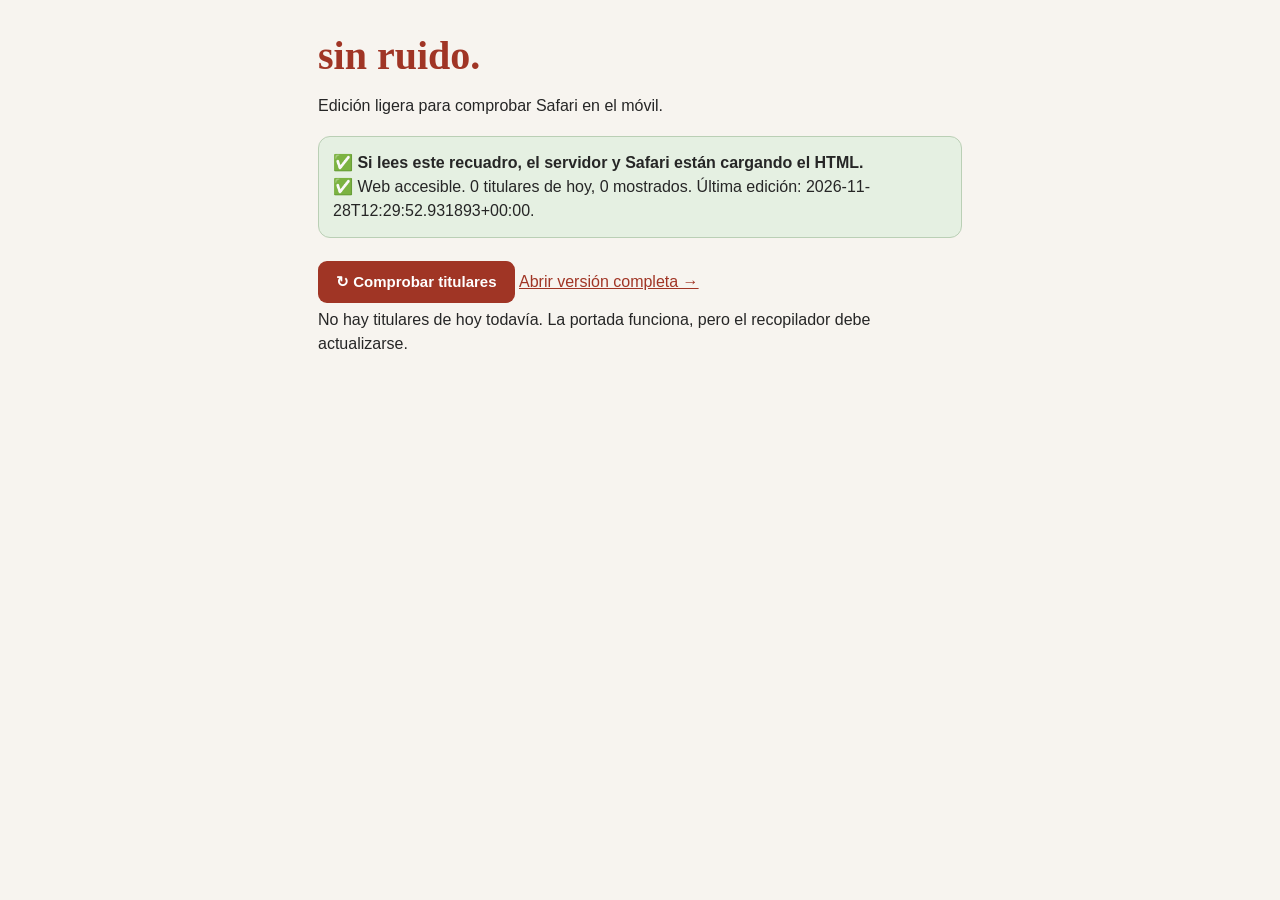
<file: docs/ligero.html>
<!doctype html>
<html lang="es"><head><meta charset="utf-8"><meta name="viewport" content="width=device-width,initial-scale=1">
<meta name="theme-color" content="#f7f4ef"><link rel="apple-touch-icon" href="./apple-touch-icon.png">
<title>Sin Ruido · Prueba móvil</title>
<style>
*{box-sizing:border-box}body{margin:0;background:#f7f4ef;color:#262626;font-family:-apple-system,BlinkMacSystemFont,Arial,sans-serif;line-height:1.5}
main{max-width:680px;margin:0 auto;padding:26px 18px 56px}h1{font-family:Georgia,serif;font-size:40px;margin:0;color:#a03525}
p{margin:8px 0 15px}.ok{padding:14px;border-radius:12px;background:#e5f0e2;border:1px solid #bacfb5;margin:18px 0}
button{background:#a03525;color:white;border:0;padding:12px 18px;border-radius:9px;font-weight:800;font-size:15px}
article{padding:16px 0;border-bottom:1px solid #d5cfc4}article a{color:#142d40;text-decoration:none;font-weight:750;font-size:18px}
small{display:block;color:#666;font-size:12px;margin-top:6px}a.back{display:inline-block;margin:14px 0;color:#a03525}
</style></head><body><main>
<h1>sin ruido.</h1><p>Edición ligera para comprobar Safari en el móvil.</p>
<div class="ok"><b>✅ Si lees este recuadro, el servidor y Safari están cargando el HTML.</b><div id="status">Comprobando noticias publicadas…</div></div>
<button id="refresh" type="button">↻ Comprobar titulares</button>
<a class="back" href="./">Abrir versión completa →</a>
<div id="news"></div>
</main><script>
(function(){
var status=document.getElementById("status"),list=document.getElementById("news"),button=document.getElementById("refresh");
function dateKey(x){var d=new Date(x);if(isNaN(d.getTime()))return "";
var p=new Intl.DateTimeFormat("en-GB",{timeZone:"Europe/Madrid",year:"numeric",month:"2-digit",day:"2-digit"}).formatToParts(d);
var obj={};for(var i=0;i<p.length;i++)obj[p[i].type]=p[i].value;return obj.year+"-"+obj.month+"-"+obj.day;
}
function load(){
button.disabled=true;status.textContent="Consultando la edición…";
fetch("./noticias.json?t="+Date.now(),{cache:"no-store"}).then(function(r){if(!r.ok)throw Error("Error HTTP "+r.status);return r.json()}).then(function(data){
var today=dateKey(new Date());var all=(data.articles||[]).filter(function(a){return dateKey(a.date)===today});var seen={};var filtered=[];
all.forEach(function(a){if(filtered.length>=20)return;if(!a.title||!a.link||!/^https:\/\//.test(a.link)||seen[a.source])return;seen[a.source]=true;filtered.push(a)});
list.textContent="";
filtered.forEach(function(a){var art=document.createElement("article");var link=document.createElement("a");link.href=a.link;link.textContent=a.title;link.target="_blank";link.rel="noopener noreferrer";
var sub=document.createElement("small");sub.textContent=(a.source||"Medio")+" · "+(a.category||"Noticias");art.appendChild(link);art.appendChild(sub);list.appendChild(art)});
status.textContent="✅ Web accesible. "+all.length+" titulares de hoy, "+filtered.length+" mostrados. Última edición: "+(data.updated||"sin fecha")+".";
if(!filtered.length)list.textContent="No hay titulares de hoy todavía. La portada funciona, pero el recopilador debe actualizarse.";
}).catch(function(e){status.textContent="✅ La web carga, pero la lista RSS ha fallado: "+e.message}).then(function(){button.disabled=false});
}
button.onclick=load;load();
})();
</script></body></html>
</file>
<file: docs/portada.css>
:root{--paper:#fbf7ef;--white:#fffbf5;--ink:#24211f;--line:#ded7cb;--red:#ac432f;--cream:#f3e8d8}
body{background:radial-gradient(ellipse at top left,#fffaf3,transparent 45rem),var(--paper)}
.container{width:min(1500px,calc(100% - 48px))}
.masthead{display:flex;align-items:center;gap:26px;text-align:left;padding:24px 0;border-bottom:1px solid var(--line)}
.logo{font-size:clamp(48px,5vw,82px);letter-spacing:-.075em;white-space:nowrap;margin:0;line-height:1;position:relative;padding-right:12px}
.logo:after{content:"";position:absolute;width:4px;height:13px;background:#e99d27;transform:rotate(32deg);right:10px;top:0;border-radius:4px;box-shadow:8px 2px #e99d27}
.tagline{border-left:1px solid var(--line);padding-left:24px;max-width:400px;font:italic clamp(17px,1.65vw,25px)/1.2 Georgia,serif;text-transform:none;letter-spacing:-.02em;color:var(--ink);margin:0}
.masthead input{margin-left:auto;min-width:0;width:clamp(160px,22vw,350px);font-size:14px;border:1px solid var(--line);border-radius:16px;padding:13px 15px;background:var(--white)}
.personalizar{background:var(--red);color:white;border:0;border-radius:15px;padding:13px 18px;font-weight:700}
.subline{justify-content:flex-start;align-items:center;border:0;padding:8px 0;color:#695f55;font-size:10px}
#share{margin-left:auto;background:none;border:0;color:var(--red);font-size:12px;font-weight:700}
.main{grid-template-columns:clamp(210px,18vw,268px) minmax(0,1fr);gap:20px;margin-top:10px}
.settings{border:none;border-radius:18px;background:#f4ede3;padding:20px;scroll-margin-top:12px}
.settings h2{font-size:30px;letter-spacing:-1px;line-height:1.02}.coffee{font-size:38px;line-height:1.4}.settings .side-note{font-size:14px}
.checkline{font-size:14px}.chip,.source-add button,.smallbtn,.reset{border-radius:8px}
.sr-only{position:absolute;width:1px;height:1px;overflow:hidden;clip-path:inset(50%);white-space:nowrap}
.topics{gap:7px;margin:0 0 12px}.topic-button{background:var(--white);border-radius:30px;padding:8px 14px;font-size:13px}.topic-button.active{background:var(--red);border-color:var(--red)}
.toolbar{margin:6px 0 10px;flex-wrap:wrap}.toolbar select,.positive-switch{border-radius:12px}.toolbar p{font-size:11px;color:var(--muted);margin:0 auto 0 0}
.sectionbar{border:none;margin:0;padding:5px 2px 8px}.sectionbar h2{font-size:19px}.sectionbar[hidden]{display:none}
.story{min-width:0;display:flex;flex-direction:column;padding:9px;border:1px solid var(--line);border-radius:16px;background:var(--white);box-shadow:0 2px 2px #524b3810}
.art{overflow:hidden;border-radius:10px;aspect-ratio:2/1}.art svg{display:block;width:100%;height:100%}.story-copy{display:flex;flex-direction:column;flex:1;min-width:0;padding:1px 6px 7px}
.story h3{margin:4px 0 12px;letter-spacing:-.04em;font: bold clamp(20px,1.7vw,29px)/1.08 Georgia,serif;overflow-wrap:anywhere;letter-spacing:-.035em}
.story.hero{display:grid;grid-template-columns:1.08fr 1fr;align-items:stretch;gap:16px;margin-bottom:16px;padding:12px}.hero .art{aspect-ratio:auto;min-height:230px;position:relative}.hero svg{position:absolute;inset:0}.hero .story-copy{justify-content:center;padding:10px}.hero h3{font-size:clamp(28px,2.9vw,47px)}
.news-list{display:grid;grid-template-columns:repeat(3,minmax(0,1fr));gap:12px;align-items:stretch}
.kicker{flex-wrap:wrap;margin:9px 0 3px;gap:5px;text-transform:none;letter-spacing:0}.kicker>span:first-child{background:#f6e2c4;color:#72431f;padding:3px 8px;border-radius:20px}.kicker .dot{font-size:11px}.foot-actions{margin-top:auto;justify-content:flex-start;gap:6px 10px}.hero .foot-actions{margin-top:9px}.read{font-size:12px}.pay-trigger{border-radius:7px}
@media(max-width:1100px){.news-list{grid-template-columns:repeat(2,minmax(0,1fr))}.masthead{gap:16px}.tagline{max-width:30%}}
@media(max-width:760px){
.container{width:calc(100% - 24px)}.masthead{display:grid;grid-template-columns:minmax(0,1fr) max-content;column-gap:10px;row-gap:10px;padding:17px 0 12px}.logo{grid-column:1/-1;grid-row:1;justify-self:center;font-size:clamp(42px,12.5vw,53px);max-width:100%;white-space:nowrap}.tagline{display:none}.personalizar{grid-column:2;grid-row:2;justify-self:end;align-self:stretch;font-size:12px;line-height:1.2;padding:10px 12px;border-radius:11px;white-space:nowrap}.masthead input{grid-column:1;grid-row:2;width:100%;min-width:0;font-size:16px}.main{display:block;margin-top:5px}.settings{position:static;max-height:none}.topics{flex-wrap:nowrap;overflow-x:auto;padding:3px 1px 9px}.topic-button{flex:none}.toolbar p{width:100%;margin-bottom:3px}.toolbar select,.positive-switch{flex:0 1 auto}.story.hero{grid-template-columns:1fr;gap:2px}.hero .art{min-height:0;aspect-ratio:2/1}.hero h3{font-size:30px}.subline{flex-wrap:wrap}.subline #source-counter{display:none}
}
@media(max-width:530px){.news-list{grid-template-columns:1fr}.story h3{font-size:24px}.story.hero h3{font-size:29px}.art{aspect-ratio:2.35/1}}

/* Menú de secciones: navegación horizontal compacta incluso con 22 temas */
.topics{display:flex;flex-wrap:nowrap;overflow-x:auto;gap:7px;scrollbar-width:thin;scroll-behavior:smooth;overscroll-behavior-inline:contain;padding:8px 1px 11px;position:sticky;top:0;z-index:4;background:var(--paper)}
.topic-button{flex:0 0 auto;white-space:nowrap}

/* Fotografías CC0 ilustrativas: la ilustración SVG queda detrás como respaldo. */
.art{position:relative}
.article-photo{position:absolute;inset:0;z-index:2;overflow:hidden;border-radius:inherit}
.article-photo-link{position:absolute;inset:0;display:block;overflow:hidden}
.article-photo-link img{display:block;width:100%;height:100%;object-fit:cover;object-position:center;transition:transform .3s ease}
.article-photo-link:hover img{transform:scale(1.02)}
.photo-credit{position:absolute;right:6px;bottom:6px;z-index:3;padding:5px 7px;border-radius:6px;background:#1d1d1dd4;color:#fff!important;font:700 10px/1.2 ui-sans-serif,-apple-system,system-ui,sans-serif;text-shadow:none}
.photo-credit:hover{background:#101010}
@media(max-width:760px){.photo-credit{font-size:9px;padding:4px 6px}}

/* Acceso al artículo: solo estados confirmados por su fuente. */
.access-legend{font-size:11px;line-height:1.45;color:#685c53;margin:2px 0 12px;padding:0 2px}
.paywall-badge,.free-access-badge{display:inline-flex;align-items:center;gap:4px;border-radius:20px;padding:3px 8px;font-weight:800;font-size:11px;letter-spacing:0;white-space:nowrap}
.paywall-badge,.kicker .paywall-badge{background:#f5dfd2!important;color:#853f22!important;border:1px solid #dfbca5}
.free-access-badge,.kicker .free-access-badge{background:#e3efe6!important;color:#2e6843!important;border:1px solid #bed7c4}
@media(max-width:760px){.paywall-badge,.free-access-badge{font-size:10px}.access-legend{font-size:10px}}

/* Selección extraordinaria: noticias relevantes del día anterior, sin contaminar la edición de Hoy. */
.mustread-panel{margin:10px 0 20px;padding:14px 15px;background:#f7efe2;border:1px solid #ddcdb9;border-radius:14px}
.mustread-panel[hidden]{display:none}
.mustread-head{display:flex;align-items:baseline;justify-content:space-between;flex-wrap:wrap;gap:5px 10px;margin-bottom:11px}
.mustread-head strong{font:bold 21px/1.15 Georgia,serif;color:#403126}
.mustread-head span{font:500 11px/1.4 ui-sans-serif,-apple-system,system-ui,sans-serif;color:#665747}
.mustread-grid{display:grid;grid-template-columns:repeat(3,minmax(0,1fr));gap:9px}
.mustread-item{display:block;min-width:0;padding:12px;background:#fffbf5;border:1px solid #e6d9c9;border-radius:10px;text-decoration:none;color:inherit}
.mustread-item:hover{border-color:#bd8d71;background:#fff}
.mustread-topic{display:block;font:850 10px/1.3 ui-sans-serif,-apple-system,system-ui,sans-serif;text-transform:uppercase;color:#9a462e;margin-bottom:6px}
.mustread-title{display:block;font:bold 16px/1.2 Georgia,serif;overflow-wrap:anywhere}
.mustread-source{display:block;font:600 11px/1.3 ui-sans-serif,-apple-system,system-ui,sans-serif;color:#74685e;margin-top:7px}
@media(max-width:900px){.mustread-grid{grid-template-columns:repeat(2,minmax(0,1fr))}}
@media(max-width:530px){.mustread-grid{grid-template-columns:1fr}.mustread-panel{padding:12px}.mustread-title{font-size:17px}}

/* Panel de personalización desplegable: mismo comportamiento en web y móvil.
   No dejar el botón sin efecto porque los ajustes ya estén en una barra lateral. */
.main{grid-template-columns:minmax(0,1fr)}
.settings-backdrop[hidden]{display:none!important}
.settings-backdrop{position:fixed;inset:0;z-index:990;background:rgba(22,19,17,.55)}
.main > aside.settings{display:none;position:fixed;left:auto;right:0;top:0;bottom:0;width:min(440px,100%);height:100vh;height:100dvh;max-height:100vh;max-height:100dvh;overflow-y:auto;overscroll-behavior:contain;margin:0;padding:18px 20px 26px;background:#f4ede3;border:0;border-radius:18px 0 0 18px;box-shadow:-9px 0 35px #1b13193b;z-index:1000;scroll-margin-top:0}
.main > aside.settings.show{display:block}
body.settings-open{overflow:hidden}
.settings-panel-head{position:sticky;top:-18px;z-index:4;display:flex;justify-content:space-between;align-items:center;gap:12px;padding:10px 0 12px;background:#f4ede3;border-bottom:1px solid #ded7cb;margin-bottom:14px}
.settings-panel-head strong{font:800 22px/1.15 Georgia,serif;color:var(--ink)}
.settings-close{border:1px solid #b7a99c;background:#fff9f2;color:var(--ink);border-radius:10px;padding:9px 13px;font-size:13px;font-weight:800;cursor:pointer}
.settings-close:focus-visible,.personalizar:focus-visible{outline:3px solid #b96f4b;outline-offset:3px}
.personalizar{cursor:pointer}
.personalizar[aria-expanded="true"]{background:#783120}
@media(max-width:760px){.main > aside.settings{width:min(440px,100%);border-radius:0;padding:14px 16px 28px}.settings-panel-head{top:-14px}}
</file>
